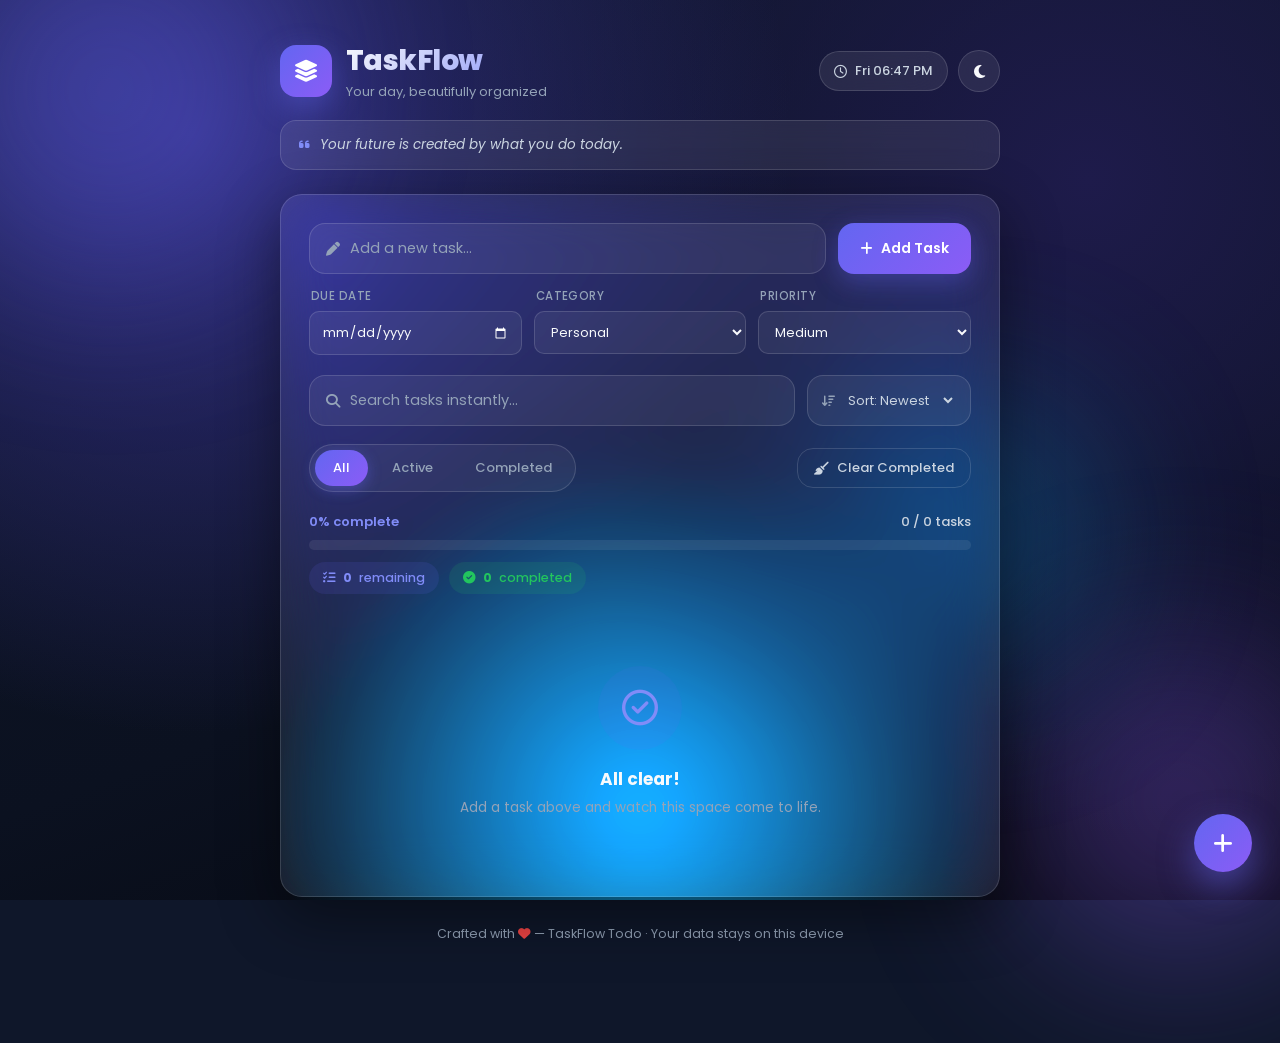
<file: TO-DO-LIST/index.html>
<!DOCTYPE html>
<html lang="en">
<head>
<meta charset="UTF-8" />
<meta name="viewport" content="width=device-width, initial-scale=1.0" />
<title>TaskFlow  — Premium To-Do List</title>

<!-- Fonts -->
<link rel="preconnect" href="https://fonts.googleapis.com" />
<link rel="preconnect" href="https://fonts.gstatic.com" crossorigin />
<link href="https://fonts.googleapis.com/css2?family=Poppins:wght@300;400;500;600;700;800&display=swap" rel="stylesheet" />

<!-- Font Awesome -->
<link rel="stylesheet" href="https://cdnjs.cloudflare.com/ajax/libs/font-awesome/6.5.1/css/all.min.css" />

<!-- Styles -->
<link rel="stylesheet" href="style.css" />
</head>
<body data-theme="dark">

  <!-- Animated gradient background -->
  <div class="bg-decor" aria-hidden="true">
    <span class="orb orb-1"></span>
    <span class="orb orb-2"></span>
    <span class="orb orb-3"></span>
  </div>

  <!-- Loading screen -->
  <div id="loader" class="loader" aria-hidden="true">
    <div class="loader-ring"></div>
    <p>Loading your day…</p>
  </div>

  <!-- Toast container -->
  <div id="toastContainer" class="toast-container" aria-live="polite"></div>

  <div class="app-shell">

    <!-- ===== HEADER ===== -->
    <header class="app-header fade-in">
      <div class="header-top">
        <div class="brand">
          <span class="brand-icon"><i class="fa-solid fa-layer-group"></i></span>
          <div>
            <h1>TaskFlow </h1>
            <p class="brand-sub">Your day, beautifully organized</p>
          </div>
        </div>

        <div class="header-actions">
          <div class="datetime" id="datetime">
            <i class="fa-regular fa-clock"></i>
            <span id="timeText">--:--</span>
          </div>
          <button id="themeToggle" class="icon-btn" title="Toggle theme" aria-label="Toggle dark and light mode">
            <i class="fa-solid fa-moon"></i>
          </button>
        </div>
      </div>

      <p class="quote" id="quoteText">
        <i class="fa-solid fa-quote-left"></i>
        <span>Loading a little inspiration…</span>
      </p>
    </header>

    <!-- ===== MAIN CARD ===== -->
    <main class="main-card slide-up">

      <!-- Add task -->
      <section class="add-task-section">
        <div class="input-row">
          <div class="input-wrap">
            <i class="fa-solid fa-pen"></i>
            <input type="text" id="taskInput" placeholder="Add a new task..." maxlength="120" autocomplete="off" />
          </div>
          <button id="addBtn" class="btn-primary ripple">
            <i class="fa-solid fa-plus"></i>
            <span>Add Task</span>
          </button>
        </div>

        <!-- Extra fields for new task -->
        <div class="input-extras">
          <label class="field">
            <span>Due date</span>
            <input type="date" id="taskDate" />
          </label>
          <label class="field">
            <span>Category</span>
            <select id="taskCategory">
              <option value="Personal">Personal</option>
              <option value="Work">Work</option>
              <option value="Study">Study</option>
              <option value="Health">Health</option>
              <option value="Other">Other</option>
            </select>
          </label>
          <label class="field">
            <span>Priority</span>
            <select id="taskPriority">
              <option value="Low">Low</option>
              <option value="Medium" selected>Medium</option>
              <option value="High">High</option>
            </select>
          </label>
        </div>
      </section>

      <!-- Search -->
      <section class="search-section">
        <div class="input-wrap search-wrap">
          <i class="fa-solid fa-magnifying-glass"></i>
          <input type="text" id="searchInput" placeholder="Search tasks instantly..." autocomplete="off" />
        </div>

        <div class="sort-wrap">
          <i class="fa-solid fa-arrow-down-wide-short"></i>
          <select id="sortSelect" aria-label="Sort tasks">
            <option value="created">Sort: Newest</option>
            <option value="date">Sort: Due Date</option>
            <option value="priority">Sort: Priority</option>
            <option value="alpha">Sort: A–Z</option>
          </select>
        </div>
      </section>

      <!-- Filters -->
      <section class="filter-section">
        <div class="filter-tabs" role="tablist">
          <button class="filter-btn active" data-filter="all" role="tab">All</button>
          <button class="filter-btn" data-filter="active" role="tab">Active</button>
          <button class="filter-btn" data-filter="completed" role="tab">Completed</button>
        </div>
        <button id="clearCompletedBtn" class="btn-ghost">
          <i class="fa-solid fa-broom"></i> Clear Completed
        </button>
      </section>

      <!-- Progress -->
      <section class="progress-section">
        <div class="progress-info">
          <span id="progressLabel">0% complete</span>
          <span id="progressCount">0 / 0 tasks</span>
        </div>
        <div class="progress-track">
          <div id="progressBar" class="progress-fill"></div>
        </div>
        <div class="stats-row">
          <div class="stat-chip">
            <i class="fa-solid fa-list-check"></i>
            <span id="remainingCount">0</span> remaining
          </div>
          <div class="stat-chip success">
            <i class="fa-solid fa-circle-check"></i>
            <span id="completedCount">0</span> completed
          </div>
        </div>
      </section>

      <!-- Task list -->
      <section class="task-list-section">
        <ul id="taskList" class="task-list"></ul>

        <!-- Empty state -->
        <div id="emptyState" class="empty-state">
          <div class="empty-illustration">
            <i class="fa-regular fa-circle-check"></i>
          </div>
          <h3>All clear!</h3>
          <p>Add a task above and watch this space come to life.</p>
        </div>
      </section>
    </main>

    <!-- ===== FOOTER ===== -->
    <footer class="app-footer fade-in">
      <p>Crafted with <i class="fa-solid fa-heart"></i> — TaskFlow  Todo · Your data stays on this device</p>
    </footer>
  </div>

  <!-- Floating Action Button -->
  <button id="fab" class="fab ripple" aria-label="Add task quickly">
    <i class="fa-solid fa-plus"></i>
  </button>

  <!-- Edit Modal -->
  <div id="editModal" class="modal-overlay">
    <div class="modal-card scale-in">
      <div class="modal-header">
        <h3><i class="fa-solid fa-pen-to-square"></i> Edit Task</h3>
        <button id="closeModalBtn" class="icon-btn"><i class="fa-solid fa-xmark"></i></button>
      </div>
      <div class="modal-body">
        <label class="field-full">
          <span>Task title</span>
          <input type="text" id="editTitle" maxlength="120" />
        </label>
        <div class="input-extras">
          <label class="field">
            <span>Due date</span>
            <input type="date" id="editDate" />
          </label>
          <label class="field">
            <span>Category</span>
            <select id="editCategory">
              <option value="Personal">Personal</option>
              <option value="Work">Work</option>
              <option value="Study">Study</option>
              <option value="Health">Health</option>
              <option value="Other">Other</option>
            </select>
          </label>
          <label class="field">
            <span>Priority</span>
            <select id="editPriority">
              <option value="Low">Low</option>
              <option value="Medium">Medium</option>
              <option value="High">High</option>
            </select>
          </label>
        </div>
      </div>
      <div class="modal-footer">
        <button id="cancelEditBtn" class="btn-ghost">Cancel</button>
        <button id="saveEditBtn" class="btn-primary ripple"><i class="fa-solid fa-check"></i> Save Changes</button>
      </div>
    </div>
  </div>

  <!-- Delete Confirmation Modal -->
  <div id="deleteModal" class="modal-overlay">
    <div class="modal-card modal-small scale-in">
      <div class="modal-header">
        <h3><i class="fa-solid fa-triangle-exclamation"></i> Delete Task?</h3>
      </div>
      <div class="modal-body">
        <p class="confirm-text">This action can't be undone. Are you sure you want to delete this task?</p>
      </div>
      <div class="modal-footer">
        <button id="cancelDeleteBtn" class="btn-ghost">Cancel</button>
        <button id="confirmDeleteBtn" class="btn-danger ripple"><i class="fa-solid fa-trash"></i> Delete</button>
      </div>
    </div>
  </div>

  <!-- Confetti canvas -->
  <canvas id="confettiCanvas"></canvas>

  <script src="script.js"></script>
</body>
</html>
</file>
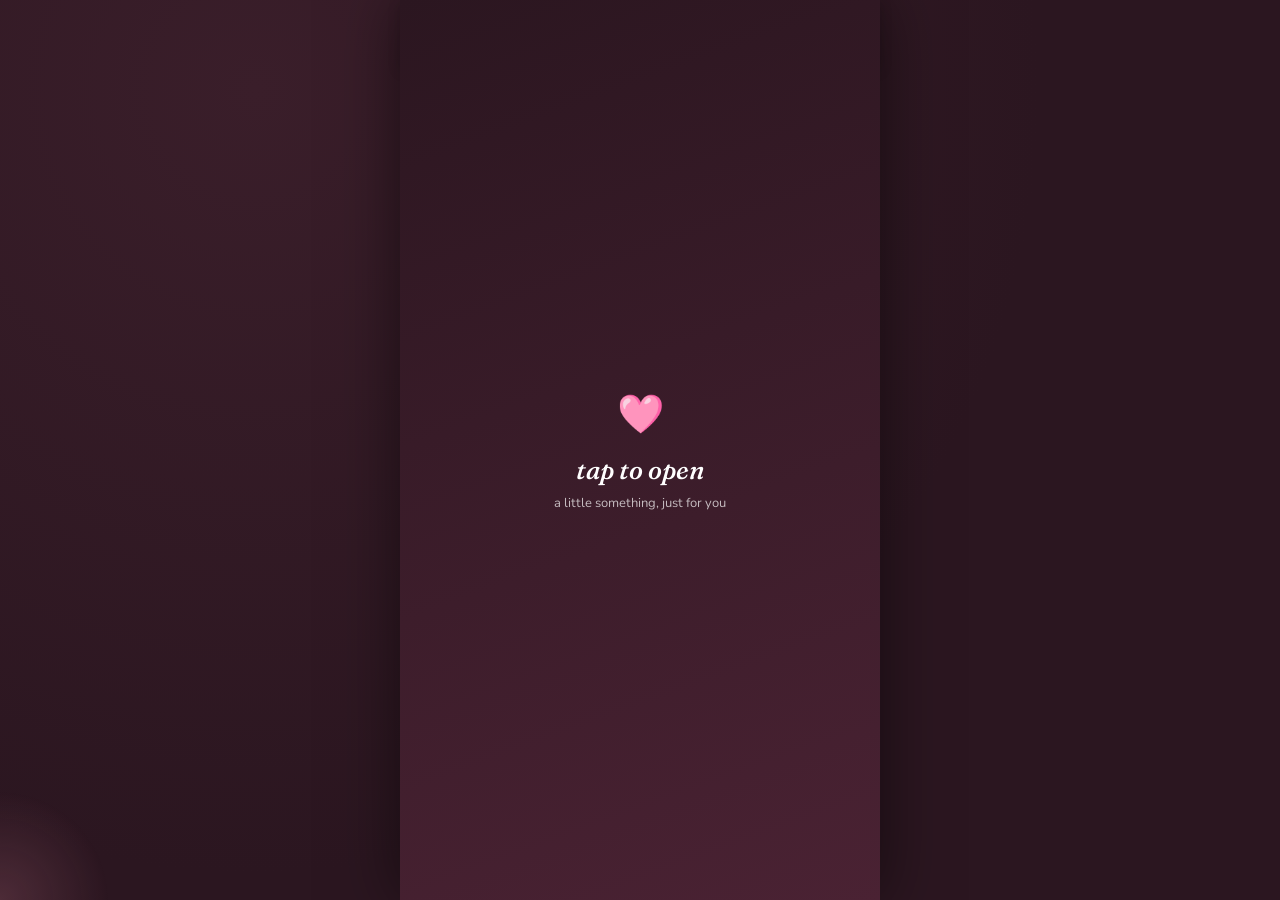
<file: love_chat_original.html>
<!DOCTYPE html>
<html lang="en">

<head>
  <meta charset="UTF-8">
  <meta name="viewport" content="width=device-width, initial-scale=1.0, maximum-scale=1.0">
  <title>For ----- 🩷</title>
  <link rel="preconnect" href="https://fonts.googleapis.com">
  <link
    href="https://fonts.googleapis.com/css2?family=Fraunces:ital,opsz,wght@0,9..144,400;0,9..144,600;1,9..144,500;1,9..144,600&family=Nunito:wght@400;600;700;800&display=swap"
    rel="stylesheet">
  <style>
    :root {
      --bg-deep: #2b1620;
      --bg-deep-2: #3a1e2a;
      --chat-bg: #fff3ee;
      --bubble-bot: #ffffff;
      --bubble-bot-border: #f4d9dd;
      --bubble-user-1: #e8536f;
      --bubble-user-2: #f2836b;
      --accent-rose: #d94f70;
      --accent-gold: #e7a65c;
      --text-dark: #3a2430;
      --text-muted: #9c7580;
      --text-soft: #c98fa0;
      --shadow: 0 8px 30px rgba(60, 20, 30, 0.18);
    }

    * {
      box-sizing: border-box;
    }

    html,
    body {
      margin: 0;
      padding: 0;
      height: 100%;
      font-family: 'Nunito', sans-serif;
      background:
        radial-gradient(circle at 20% 10%, var(--bg-deep-2), var(--bg-deep) 60%);
      overflow: hidden;
    }

    @media (prefers-reduced-motion: reduce) {
      * {
        animation-duration: 0.001ms !important;
        animation-iteration-count: 1 !important;
        transition-duration: 0.001ms !important;
      }
    }

    #app {
      max-width: 480px;
      margin: 0 auto;
      height: 100vh;
      display: flex;
      flex-direction: column;
      position: relative;
      background: var(--chat-bg);
      box-shadow: 0 0 60px rgba(0, 0, 0, 0.5);
    }

    /* ---------- HEADER ---------- */
    #header {
      flex: 0 0 auto;
      background: linear-gradient(135deg, var(--accent-rose), #c23a5e);
      color: #fff;
      padding: 14px 18px;
      display: flex;
      align-items: center;
      gap: 12px;
      box-shadow: 0 3px 12px rgba(0, 0, 0, 0.15);
      z-index: 5;
    }

    #avatar {
      width: 40px;
      height: 40px;
      border-radius: 50%;
      background: radial-gradient(circle at 35% 30%, #ffd9e3, #f2836b 70%);
      display: flex;
      align-items: center;
      justify-content: center;
      font-size: 20px;
      box-shadow: 0 0 0 2px rgba(255, 255, 255, 0.6);
      flex-shrink: 0;
    }

    #header-info {
      display: flex;
      flex-direction: column;
      line-height: 1.25;
    }

    #header-name {
      font-weight: 800;
      font-size: 15.5px;
      letter-spacing: 0.2px;
    }

    #header-status {
      font-size: 12px;
      opacity: 0.9;
      display: flex;
      align-items: center;
      gap: 5px;
    }

    .dot {
      width: 7px;
      height: 7px;
      border-radius: 50%;
      background: #7CFFB2;
      box-shadow: 0 0 6px #7CFFB2;
      animation: pulse 1.6s infinite;
    }

    @keyframes pulse {

      0%,
      100% {
        opacity: 1;
        transform: scale(1);
      }

      50% {
        opacity: 0.5;
        transform: scale(0.8);
      }
    }

    #music-toggle {
      margin-left: auto;
      background: rgba(255, 255, 255, 0.18);
      border: none;
      color: #fff;
      width: 34px;
      height: 34px;
      border-radius: 50%;
      font-size: 15px;
      cursor: pointer;
      display: flex;
      align-items: center;
      justify-content: center;
      transition: background 0.2s;
    }

    #music-toggle:hover {
      background: rgba(255, 255, 255, 0.3);
    }

    #music-toggle:focus-visible,
    button:focus-visible,
    input:focus-visible {
      outline: 2px solid #fff;
      outline-offset: 2px;
    }

    /* ---------- CHAT AREA ---------- */
    #chat {
      flex: 1 1 auto;
      overflow-y: auto;
      padding: 20px 14px 14px;
      display: flex;
      flex-direction: column;
      gap: 10px;
      scroll-behavior: smooth;
      position: relative;
    }

    #chat::-webkit-scrollbar {
      width: 5px;
    }

    #chat::-webkit-scrollbar-thumb {
      background: #e8c3ca;
      border-radius: 10px;
    }

    .row {
      display: flex;
      width: 100%;
    }

    .row.bot {
      justify-content: flex-start;
    }

    .row.user {
      justify-content: flex-end;
    }

    .bubble {
      max-width: 78%;
      padding: 11px 15px;
      border-radius: 20px;
      font-size: 15px;
      line-height: 1.42;
      box-shadow: var(--shadow);
      animation: pop 0.28s cubic-bezier(.2, .9, .3, 1.3);
      word-wrap: break-word;
    }

    @keyframes pop {
      from {
        opacity: 0;
        transform: translateY(8px) scale(0.96);
      }

      to {
        opacity: 1;
        transform: translateY(0) scale(1);
      }
    }

    .bubble.bot {
      background: var(--bubble-bot);
      border: 1px solid var(--bubble-bot-border);
      color: var(--text-dark);
      border-bottom-left-radius: 6px;
    }

    .bubble.user {
      background: linear-gradient(135deg, var(--bubble-user-1), var(--bubble-user-2));
      color: #fff;
      border-bottom-right-radius: 6px;
    }

    .meta {
      font-size: 10.5px;
      color: var(--text-muted);
      margin-top: 2px;
      display: flex;
      gap: 5px;
      align-items: center;
    }

    .row.user .meta {
      justify-content: flex-end;
      padding-right: 4px;
    }

    .row.bot .meta {
      padding-left: 4px;
    }

    .read-check {
      color: #5cc4e8;
    }

    /* typing indicator */
    .typing-row {
      display: flex;
      justify-content: flex-start;
    }

    .typing-bubble {
      background: var(--bubble-bot);
      border: 1px solid var(--bubble-bot-border);
      border-radius: 20px;
      border-bottom-left-radius: 6px;
      padding: 13px 17px;
      display: flex;
      gap: 4px;
      box-shadow: var(--shadow);
    }

    .typing-bubble span {
      width: 6px;
      height: 6px;
      border-radius: 50%;
      background: var(--text-soft);
      animation: blink 1.2s infinite;
    }

    .typing-bubble span:nth-child(2) {
      animation-delay: 0.2s;
    }

    .typing-bubble span:nth-child(3) {
      animation-delay: 0.4s;
    }

    @keyframes blink {

      0%,
      80%,
      100% {
        opacity: 0.25;
        transform: translateY(0);
      }

      40% {
        opacity: 1;
        transform: translateY(-3px);
      }
    }

    /* quick reply buttons rendered as bubbles */
    .choices {
      display: flex;
      flex-wrap: wrap;
      gap: 8px;
      justify-content: flex-end;
      margin-top: 2px;
    }

    .choice-btn {
      border: 1.5px solid var(--accent-rose);
      background: #fff;
      color: var(--accent-rose);
      font-weight: 700;
      font-family: 'Nunito', sans-serif;
      padding: 9px 16px;
      border-radius: 18px;
      font-size: 14px;
      cursor: pointer;
      transition: transform 0.15s, background 0.15s, color 0.15s;
      box-shadow: 0 3px 10px rgba(217, 79, 112, 0.15);
    }

    .choice-btn:hover {
      background: var(--accent-rose);
      color: #fff;
      transform: translateY(-2px);
    }

    .choice-btn:active {
      transform: translateY(0) scale(0.97);
    }

    .choice-btn.dodge {
      position: fixed;
      z-index: 50;
      transition: top 0.18s ease, left 0.18s ease;
    }

    /* ---------- INPUT BAR ---------- */
    #input-bar {
      flex: 0 0 auto;
      display: flex;
      align-items: center;
      gap: 8px;
      padding: 10px 12px;
      background: #fff;
      border-top: 1px solid #f2dde1;
    }

    #text-input {
      flex: 1;
      border: 1.5px solid #f0d6db;
      border-radius: 22px;
      padding: 11px 16px;
      font-size: 15px;
      font-family: 'Nunito', sans-serif;
      outline: none;
      background: #fff8f6;
      color: var(--text-dark);
    }

    #text-input:focus {
      border-color: var(--accent-rose);
    }

    #send-btn {
      width: 42px;
      height: 42px;
      border-radius: 50%;
      border: none;
      background: linear-gradient(135deg, var(--bubble-user-1), var(--bubble-user-2));
      color: #fff;
      font-size: 17px;
      cursor: pointer;
      display: flex;
      align-items: center;
      justify-content: center;
      flex-shrink: 0;
      box-shadow: 0 3px 10px rgba(217, 79, 112, 0.35);
      transition: transform 0.15s;
    }

    #send-btn:active {
      transform: scale(0.92);
    }

    #input-bar.hidden {
      display: none;
    }

    /* ---------- FLOATING HEARTS ---------- */
    #hearts-layer {
      position: absolute;
      inset: 0;
      pointer-events: none;
      overflow: hidden;
      z-index: 3;
    }

    .heart {
      position: absolute;
      bottom: -30px;
      font-size: 18px;
      opacity: 0.85;
      animation: floatUp linear forwards;
    }

    @keyframes floatUp {
      0% {
        transform: translateY(0) translateX(0) rotate(0deg);
        opacity: 0.9;
      }

      100% {
        transform: translateY(-115vh) translateX(var(--drift)) rotate(25deg);
        opacity: 0;
      }
    }

    /* cursor glow */
    #cursor-glow {
      position: fixed;
      width: 220px;
      height: 220px;
      border-radius: 50%;
      pointer-events: none;
      background: radial-gradient(circle, rgba(233, 140, 163, 0.18), transparent 70%);
      transform: translate(-50%, -50%);
      z-index: 1;
      transition: opacity 0.3s;
      display: none;
    }

    @media(hover:hover) {
      #cursor-glow {
        display: block;
      }
    }

    /* ---------- FINAL DATE CARD ---------- */
    .ticket {
      max-width: 88%;
      margin: 6px auto 4px;
      background: #fff;
      border-radius: 18px;
      box-shadow: 0 12px 40px rgba(60, 20, 30, 0.28);
      overflow: hidden;
      position: relative;
      animation: pop 0.4s cubic-bezier(.2, .9, .3, 1.3);
      border: 1px solid #f4d9dd;
    }

    .ticket-top {
      background: linear-gradient(135deg, var(--accent-rose), #c23a5e);
      color: #fff;
      padding: 16px 18px 14px;
      font-family: 'Fraunces', serif;
      font-style: italic;
      font-size: 20px;
      text-align: center;
    }

    .ticket-divider {
      position: relative;
      height: 0;
      border-top: 2px dashed #f0c9d1;
      margin: 0 14px;
    }

    .ticket-divider::before,
    .ticket-divider::after {
      content: '';
      position: absolute;
      top: -11px;
      width: 22px;
      height: 22px;
      border-radius: 50%;
      background: var(--chat-bg);
    }

    .ticket-divider::before {
      left: -25px;
    }

    .ticket-divider::after {
      right: -25px;
    }

    .ticket-body {
      padding: 16px 20px 20px;
      display: flex;
      flex-direction: column;
      gap: 10px;
    }

    .ticket-row {
      display: flex;
      align-items: center;
      gap: 10px;
      font-size: 14.5px;
      color: var(--text-dark);
    }

    .ticket-row .ic {
      font-size: 17px;
    }

    .ticket-row b {
      color: var(--accent-rose);
    }

    /* confetti canvas */
    #confetti-canvas {
      position: fixed;
      inset: 0;
      pointer-events: none;
      z-index: 60;
    }

    /* intro overlay */
    #intro {
      position: absolute;
      inset: 0;
      background: linear-gradient(160deg, var(--bg-deep), #4a2233);
      display: flex;
      flex-direction: column;
      align-items: center;
      justify-content: center;
      color: #fff;
      z-index: 10;
      cursor: pointer;
      text-align: center;
      padding: 20px;
    }

    #intro h1 {
      font-family: 'Fraunces', serif;
      font-style: italic;
      font-weight: 500;
      font-size: 26px;
      margin: 0 0 8px;
    }

    #intro p {
      font-size: 13px;
      opacity: 0.7;
      margin: 0;
    }

    #intro .pulse-heart {
      font-size: 38px;
      margin-bottom: 14px;
      animation: pulse 1.4s infinite;
    }
  </style>
</head>

<body>

  <div id="app">

    <div id="intro">
      <div class="pulse-heart">🩷</div>
      <h1>tap to open</h1>
      <p>a little something, just for you</p>
    </div>

    <div id="header">
      <div id="avatar">🩷</div>
      <div id="header-info">
        <div id="header-name">No one you know 👀</div>
        <div id="header-status"><span class="dot"></span> Online</div>
      </div>
      <button id="music-toggle" title="Toggle music">🔈</button>
    </div>

    <div id="hearts-layer"></div>
    <div id="chat"></div>

    <div id="input-bar" class="hidden">
      <input id="text-input" type="text" placeholder="Type here..." autocomplete="off">
      <button id="send-btn">➤</button>
    </div>

  </div>

  <div id="cursor-glow"></div>
  <canvas id="confetti-canvas"></canvas>

  <script>
    /* ============ CONFIG (placeholders — swap these for real details) ============ */
    const CONFIG = {
      correctName: "jiya",          // accepted answer to "guess who?"
      dateLabel: "Saturday, 7:30 PM",
      locationLabel: "Cafe Cheeno, Hazratganj, Lucknow",
      occasionNote: "wear something comfy, I'm taking you somewhere fun 🩷"
    };

    /* ============ DOM refs ============ */
    const chat = document.getElementById('chat');
    const inputBar = document.getElementById('input-bar');
    const textInput = document.getElementById('text-input');
    const sendBtn = document.getElementById('send-btn');
    const heartsLayer = document.getElementById('hearts-layer');
    const headerName = document.getElementById('header-name');
    const glow = document.getElementById('cursor-glow');
    const intro = document.getElementById('intro');
    const musicToggle = document.getElementById('music-toggle');

    let visitorName = "you";
    let wrongGuessCount = 0;

    /* ============ intro tap-to-start ============ */
    intro.addEventListener('click', () => {
      intro.style.transition = 'opacity 0.5s ease';
      intro.style.opacity = '0';
      setTimeout(() => intro.remove(), 500);
      startAmbientMotion();
      runScript();
    }, { once: true });

    /* ============ cursor glow ============ */
    window.addEventListener('mousemove', (e) => {
      glow.style.left = e.clientX + 'px';
      glow.style.top = e.clientY + 'px';
    });

    /* ============ floating hearts ambient ============ */
    function spawnHeart() {
      const h = document.createElement('div');
      h.className = 'heart';
      h.textContent = ['🩷', '💕', '✨', '💗'][Math.floor(Math.random() * 4)];
      h.style.left = (Math.random() * 90 + 2) + '%';
      h.style.setProperty('--drift', (Math.random() * 60 - 30) + 'px');
      h.style.animationDuration = (5 + Math.random() * 3) + 's';
      h.style.fontSize = (14 + Math.random() * 10) + 'px';
      heartsLayer.appendChild(h);
      setTimeout(() => h.remove(), 9000);
    }
    let ambientInterval;
    function startAmbientMotion() {
      ambientInterval = setInterval(spawnHeart, 1400);
    }
    function heartBurst(count = 40) {
      for (let i = 0; i < count; i++) {
        setTimeout(() => spawnHeart(), i * 40);
      }
    }

    /* ============ simple ambient music (Web Audio, no external files) ============ */
    let audioCtx, musicNodes = [], musicOn = false;
    function toggleMusic() {
      if (!audioCtx) audioCtx = new (window.AudioContext || window.webkitAudioContext)();
      if (musicOn) {
        musicNodes.forEach(n => { try { n.osc.stop(); } catch (e) { } });
        musicNodes = [];
        musicOn = false;
        musicToggle.textContent = '🔈';
      } else {
        const notes = [261.6, 329.6, 392.0, 523.3]; // soft C major arpeggio-ish pad
        const master = audioCtx.createGain();
        master.gain.value = 0.05;
        master.connect(audioCtx.destination);
        notes.forEach((freq, i) => {
          const osc = audioCtx.createOscillator();
          osc.type = 'sine';
          osc.frequency.value = freq;
          const g = audioCtx.createGain();
          g.gain.value = 0;
          osc.connect(g); g.connect(master);
          osc.start();
          g.gain.linearRampToValueAtTime(0.7, audioCtx.currentTime + 2 + i * 0.3);
          musicNodes.push({ osc, gain: g });
        });
        musicOn = true;
        musicToggle.textContent = '🔊';
      }
    }
    musicToggle.addEventListener('click', toggleMusic);

    /* ============ chat engine ============ */
    function scrollBottom() {
      chat.scrollTop = chat.scrollHeight;
    }

    function addBubble(text, who = 'bot', withReceipt = false) {
      const row = document.createElement('div');
      row.className = 'row ' + who;
      const bubble = document.createElement('div');
      bubble.className = 'bubble ' + who;
      bubble.textContent = text;
      row.appendChild(bubble);
      chat.appendChild(row);

      const meta = document.createElement('div');
      meta.className = 'meta';
      const now = new Date();
      const timeStr = now.toLocaleTimeString([], { hour: '2-digit', minute: '2-digit' });
      meta.textContent = timeStr;
      if (withReceipt && who === 'user') {
        const chk = document.createElement('span');
        chk.className = 'read-check';
        chk.textContent = '✓✓';
        meta.appendChild(chk);
      }
      const metaRow = document.createElement('div');
      metaRow.className = 'row ' + who;
      metaRow.style.marginTop = '-6px';
      metaRow.appendChild(meta);
      chat.appendChild(metaRow);
      scrollBottom();
    }

    function showTyping() {
      const row = document.createElement('div');
      row.className = 'typing-row';
      row.id = 'typing-indicator';
      row.innerHTML = '<div class="typing-bubble"><span></span><span></span><span></span></div>';
      chat.appendChild(row);
      scrollBottom();
    }
    function hideTyping() {
      const t = document.getElementById('typing-indicator');
      if (t) t.remove();
    }

    function wait(ms) { return new Promise(res => setTimeout(res, ms)); }

    // bot "says" a line: typing indicator, then bubble
    async function botSay(text, opts = {}) {
      showTyping();
      const base = opts.minTyping ?? 900;
      const perChar = 22;
      const delay = Math.min(base + text.length * perChar, 3800);
      await wait(delay);
      hideTyping();
      addBubble(text, 'bot');
      await wait(250);
    }

    function userSay(text) {
      addBubble(text, 'user', true);
    }

    function showInputBar(placeholder = 'Type here...') {
      inputBar.classList.remove('hidden');
      textInput.placeholder = placeholder;
      textInput.value = '';
      textInput.focus();
    }
    function hideInputBar() {
      inputBar.classList.add('hidden');
    }

    function waitForTextInput() {
      return new Promise((resolve) => {
        function handler() {
          const val = textInput.value.trim();
          if (!val) return;
          cleanup();
          userSay(val);
          hideInputBar();
          resolve(val);
        }
        function keyHandler(e) { if (e.key === 'Enter') handler(); }
        function cleanup() {
          sendBtn.removeEventListener('click', handler);
          textInput.removeEventListener('keydown', keyHandler);
        }
        sendBtn.addEventListener('click', handler);
        textInput.addEventListener('keydown', keyHandler);
      });
    }

    // render choice buttons as a bubble-row, resolve with chosen label
    function waitForChoice(options) {
      return new Promise((resolve) => {
        const row = document.createElement('div');
        row.className = 'row user';
        const wrap = document.createElement('div');
        wrap.className = 'choices';
        options.forEach(opt => {
          const btn = document.createElement('button');
          btn.className = 'choice-btn';
          btn.textContent = opt;
          btn.addEventListener('click', () => {
            wrap.remove();
            userSay(opt);
            resolve(opt);
          });
          wrap.appendChild(btn);
        });
        row.appendChild(wrap);
        chat.appendChild(row);
        scrollBottom();
      });
    }

    // special: a dodging NO button among two static buttons
    function waitForProposalChoice() {
      return new Promise((resolve) => {
        const row = document.createElement('div');
        row.className = 'row user';
        const wrap = document.createElement('div');
        wrap.className = 'choices';

        const yes1 = document.createElement('button');
        yes1.className = 'choice-btn'; yes1.textContent = 'YES ❤️';
        const yes2 = document.createElement('button');
        yes2.className = 'choice-btn'; yes2.textContent = 'ABSOLUTELY YES 💕';
        const no = document.createElement('button');
        no.className = 'choice-btn'; no.textContent = 'NO 💔';

        const noLabels = ['NO 💔', '😂 Wrong Button', 'Not Allowed', 'System Error', 'Access Denied', 'Nice Try', 'Choose Happiness Instead'];
        let labelIdx = 0;

        function finish(choice) {
          wrap.remove();
          userSay(choice);
          window.removeEventListener('mousemove', dodgeHandler);
          resolve(choice);
        }
        yes1.addEventListener('click', () => finish('YES ❤️'));
        yes2.addEventListener('click', () => finish('ABSOLUTELY YES 💕'));
        no.addEventListener('click', (e) => {
          // if somehow clicked (e.g. touch), just relabel & dodge instead of accepting
          e.preventDefault();
        });

        function dodgeHandler(e) {
          const rect = no.getBoundingClientRect();
          const cx = rect.left + rect.width / 2;
          const cy = rect.top + rect.height / 2;
          const dist = Math.hypot(e.clientX - cx, e.clientY - cy);
          if (dist < 90) {
            no.classList.add('dodge');
            const maxX = window.innerWidth - rect.width - 20;
            const maxY = window.innerHeight - rect.height - 20;
            no.style.left = Math.max(10, Math.random() * maxX) + 'px';
            no.style.top = Math.max(80, Math.random() * maxY) + 'px';
            labelIdx = (labelIdx + 1) % noLabels.length;
            no.textContent = noLabels[labelIdx];
          }
        }
        window.addEventListener('mousemove', dodgeHandler);

        wrap.appendChild(yes1);
        wrap.appendChild(yes2);
        wrap.appendChild(no);
        row.appendChild(wrap);
        chat.appendChild(row);
        scrollBottom();
      });
    }

    /* ============ confetti ============ */
    function fireConfetti() {
      const canvas = document.getElementById('confetti-canvas');
      canvas.width = window.innerWidth;
      canvas.height = window.innerHeight;
      const ctx = canvas.getContext('2d');
      const colors = ['#d94f70', '#e7a65c', '#ff8fa3', '#ffd166', '#f2836b', '#ffffff'];
      let particles = [];
      for (let i = 0; i < 160; i++) {
        particles.push({
          x: canvas.width / 2 + (Math.random() - 0.5) * 120,
          y: canvas.height * 0.35,
          vx: (Math.random() - 0.5) * 10,
          vy: (Math.random() - 1.6) * 10,
          size: 5 + Math.random() * 5,
          color: colors[Math.floor(Math.random() * colors.length)],
          rot: Math.random() * 360,
          vr: (Math.random() - 0.5) * 12,
          shape: Math.random() > 0.5 ? 'rect' : 'circle'
        });
      }
      let frame = 0;
      function tick() {
        frame++;
        ctx.clearRect(0, 0, canvas.width, canvas.height);
        particles.forEach(p => {
          p.vy += 0.28;
          p.x += p.vx;
          p.y += p.vy;
          p.rot += p.vr;
          ctx.save();
          ctx.translate(p.x, p.y);
          ctx.rotate(p.rot * Math.PI / 180);
          ctx.fillStyle = p.color;
          if (p.shape === 'rect') {
            ctx.fillRect(-p.size / 2, -p.size / 2, p.size, p.size * 0.6);
          } else {
            ctx.beginPath();
            ctx.arc(0, 0, p.size / 2, 0, Math.PI * 2);
            ctx.fill();
          }
          ctx.restore();
        });
        particles = particles.filter(p => p.y < canvas.height + 50);
        if (frame < 220 && particles.length > 0) {
          requestAnimationFrame(tick);
        } else {
          ctx.clearRect(0, 0, canvas.width, canvas.height);
        }
      }
      tick();
    }

    /* ============ THE SCRIPT ============ */
    async function runScript() {
      await wait(400);

      // --- opening ---
      await botSay("👋Oye Suno... 👀");
      await botSay("Before you scroll any further... just know that every single word ahead is meant only for you. 🌹");
      await botSay("I actually made this only for one person...");
      await botSay("Guess who?");
      showInputBar("Type a name...");
      let guess = await waitForTextInput();

      while (guess.trim().toLowerCase() !== CONFIG.correctName.toLowerCase() && wrongGuessCount < 1) {
        wrongGuessCount++;
        await botSay("😂 Nice try...");
        await botSay("One more chance.");
        showInputBar("Try again...");
        guess = await waitForTextInput();
      }
      await botSay("😊 Smart girl.");
      headerName.textContent = "your favorite person 🩷";

      // --- promise ---
      await botSay("Can I ask you something?");
      showInputBar("Type yes...");
      await waitForTextInput();

      await botSay("Promise you won't leave before the end?");
      let promiseChoice = await waitForChoice(["❤️ Promise", "😏 Maybe"]);
      while (promiseChoice === "😏 Maybe") {
        await botSay("😂 That's illegal.");
        await botSay("Click Promise first.");
        promiseChoice = await waitForChoice(["❤️ Promise", "😏 Maybe"]);
      }
      await botSay("Okay...");

      // --- name ---
      await botSay("First question...");
      await botSay("What's your name?");
      showInputBar("Your name...");
      visitorName = await waitForTextInput();
      await botSay("Hmm...");
      await botSay(visitorName + "...");
      await botSay("That's a beautiful name...");
      await botSay("But... it's a little difficult to pronounce...");
      await botSay("Can I just call you Mine? ❤️😏");
      let mineChoice = await waitForChoice(["Okay, Mine ❤️", "Nahi abhi nahi 😏"]);
      while (mineChoice === "Nahi abhi nahi 😏") {
        await botSay("Pretty please? Now say yes 🥹❤️");
        mineChoice = await waitForChoice(["Okay, Mine ❤️", "Nahi abhi nahi 😏"]);
      }

      // --- hide and seek ---
      await botSay("One more question.");
      await botSay("Do you like playing Hide and Seek?");
      let hideSeek = await waitForChoice(["Yes", "No"]);
      if (hideSeek === "Yes") {
        await botSay("That's cute.");
        await botSay("I wanted to play with you too...");
        await botSay("But I can't.");
        showInputBar('Type "Why?"');
        await waitForTextInput();
        await botSay("Because it's impossible to find someone as beautiful as you. ❤️");
      } else {
        await botSay("Fair enough 😂");
        await botSay("I still wouldn't be able to find someone as beautiful as you anyway. ❤️");
      }

      // --- smile question ---
      await botSay("Wait... I have another question.");
      await botSay("Where did you get that smile?");
      showInputBar("Type anything...");
      await waitForTextInput();
      await botSay("Because every time I see it...");
      await botSay("My heart completely forgets what it was doing. 🥹❤️");

      // --- rapid fire ---
      await botSay("Tell me your favorites 🩷");
      const pairs = [
        { q: "Coffee ☕ or Tea 🍵", opts: ["Coffee ☕", "Tea 🍵"], reactCoffee: "Ooh, high energy. I like that. ☕", reactTea: "Calm and classy, noted. 🍵" },
        { q: "Mountains 🏔️ or Beach 🌊", opts: ["Mountains 🏔️", "Beach 🌊"], reactCoffee: "A view person. We're getting a cabin someday. 🏔️", reactTea: "Sun, sand, and you. I'm in. 🌊" },
        { q: "Pizza 🍕 or Momos 🥟", opts: ["Pizza 🍕", "Momos 🥟"], reactCoffee: "Excellent choice, obviously. 🍕", reactTea: "Okay okay, respectable pick. 🥟" },
        { q: "Cats 🐱 or Dogs 🐶", opts: ["Cats 🐱", "Dogs 🐶"], reactCoffee: "Independent and a little mysterious. Like you. 🐱", reactTea: "Loyal and full of love. Also like you. 🐶" },
      ];
      for (const p of pairs) {
        await botSay(p.q);
        const choice = await waitForChoice(p.opts);
        await botSay(choice === p.opts[0] ? p.reactCoffee : p.reactTea);
      }

      await botSay("You know...");
      await botSay("I've been smiling this whole time while making this website. 😊");

      // --- secret ---
      await botSay("Can I tell you a secret?");
      let secretChoice = await waitForChoice(["Tell Me ❤️", "No"]);
      if (secretChoice === "No") {
        await botSay("😂 Too late.");
        await botSay("You're hearing it anyway.");
      }
      await botSay("The truth is...");
      await botSay("I didn't make this website because I was bored.");
      await botSay("I made it because...");
      await botSay("Someone special deserves something special. ❤️");

      // --- the big question ---
      await wait(600);
      await botSay("So...");
      await botSay("I have only one question left...");
      await wait(400);
      await botSay("Will You Go On A Date With Me? ❤️🥹");

      const answer = await waitForProposalChoice();

      // --- celebration ---
      heartBurst(60);
      fireConfetti();
      setTimeout(fireConfetti, 500);
      await wait(300);
      await botSay("❤️");
      await botSay("YAYYYYY!!");
      await botSay("You literally made my day.");
      await botSay("I promise... this is only the beginning. ❤️");

      await wait(400);
      showTicket();
    }

    function showTicket() {
      const wrap = document.createElement('div');
      wrap.className = 'ticket';
      wrap.innerHTML = `
    <div class="ticket-top">Our First Date</div>
    <div class="ticket-divider"></div>
    <div class="ticket-body">
      <div class="ticket-row"><span class="ic">📅</span> <b>${CONFIG.dateLabel}</b></div>
      <div class="ticket-row"><span class="ic">📍</span> ${CONFIG.locationLabel}</div>
      <div class="ticket-row"><span class="ic">🩷</span> ${CONFIG.occasionNote}</div>
    </div>
  `;
      chat.appendChild(wrap);
      scrollBottom();
    }
  </script>
</body>

</html>
</file>
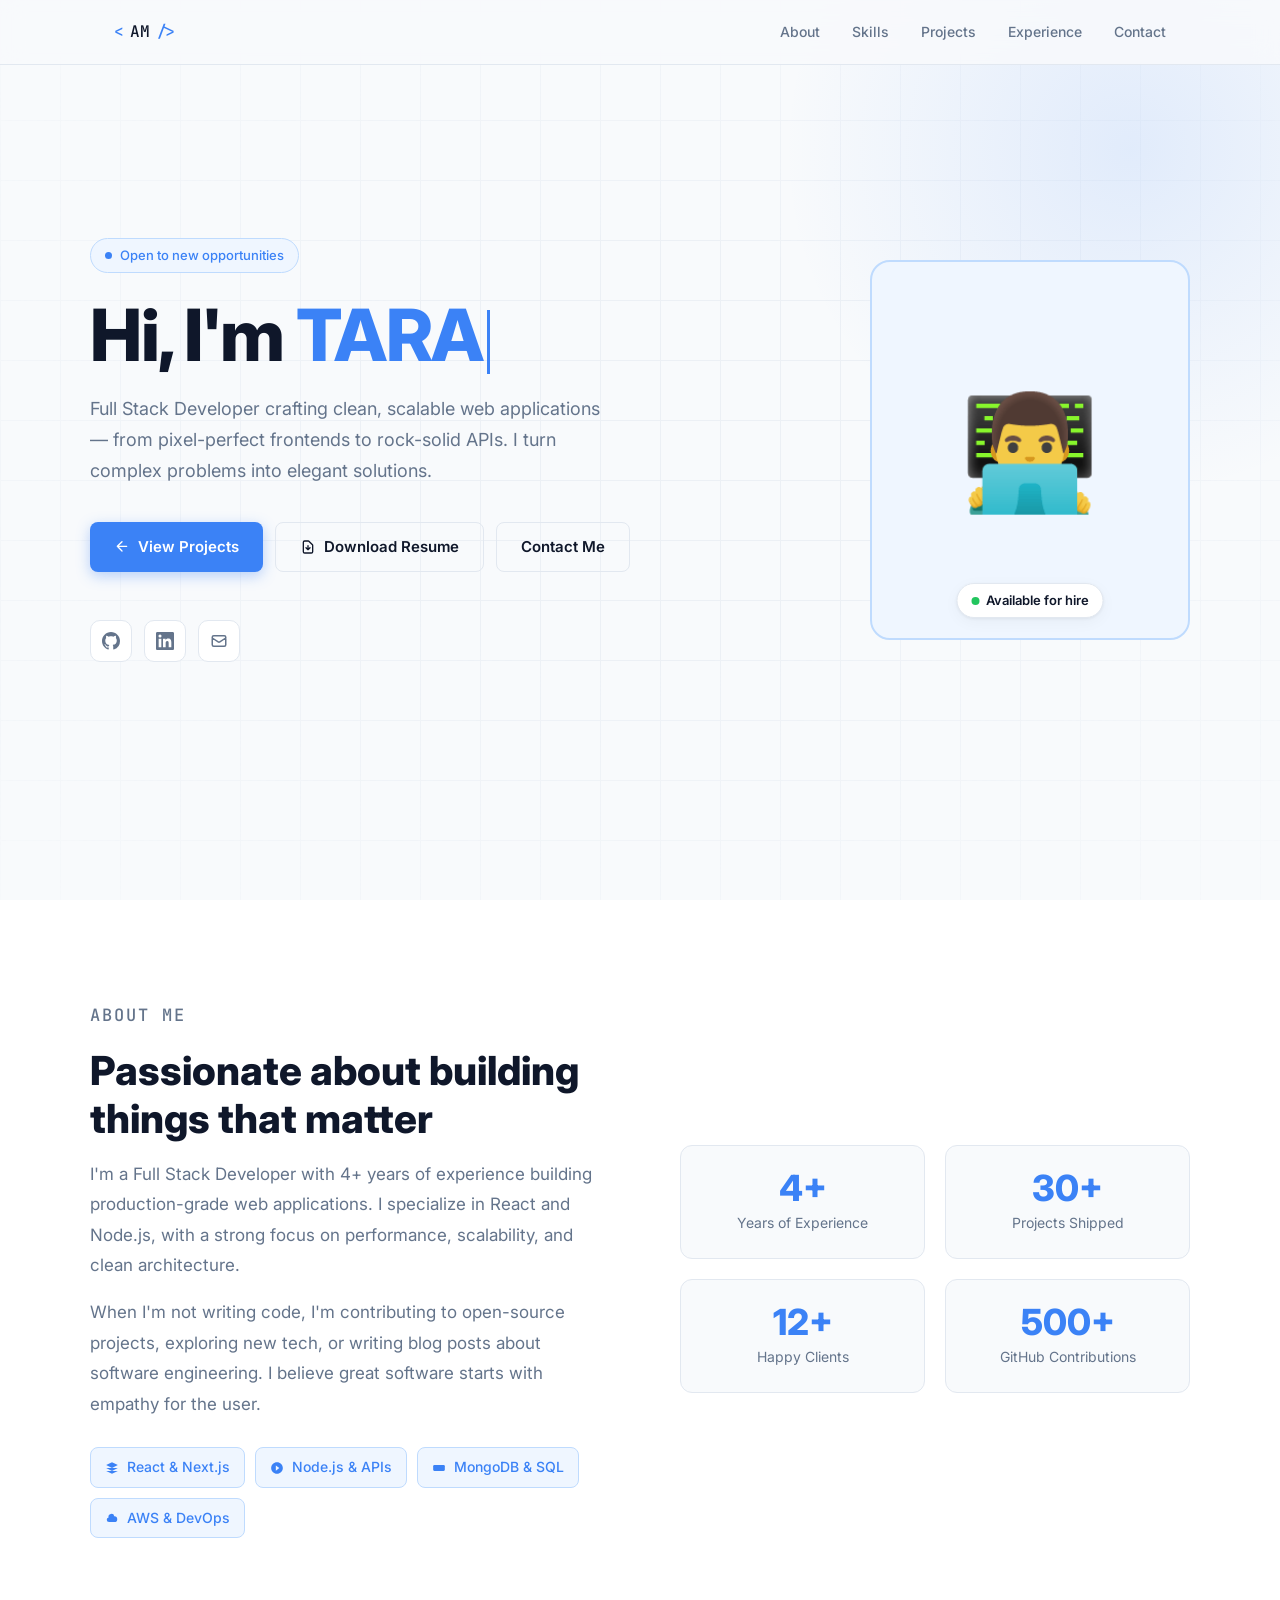
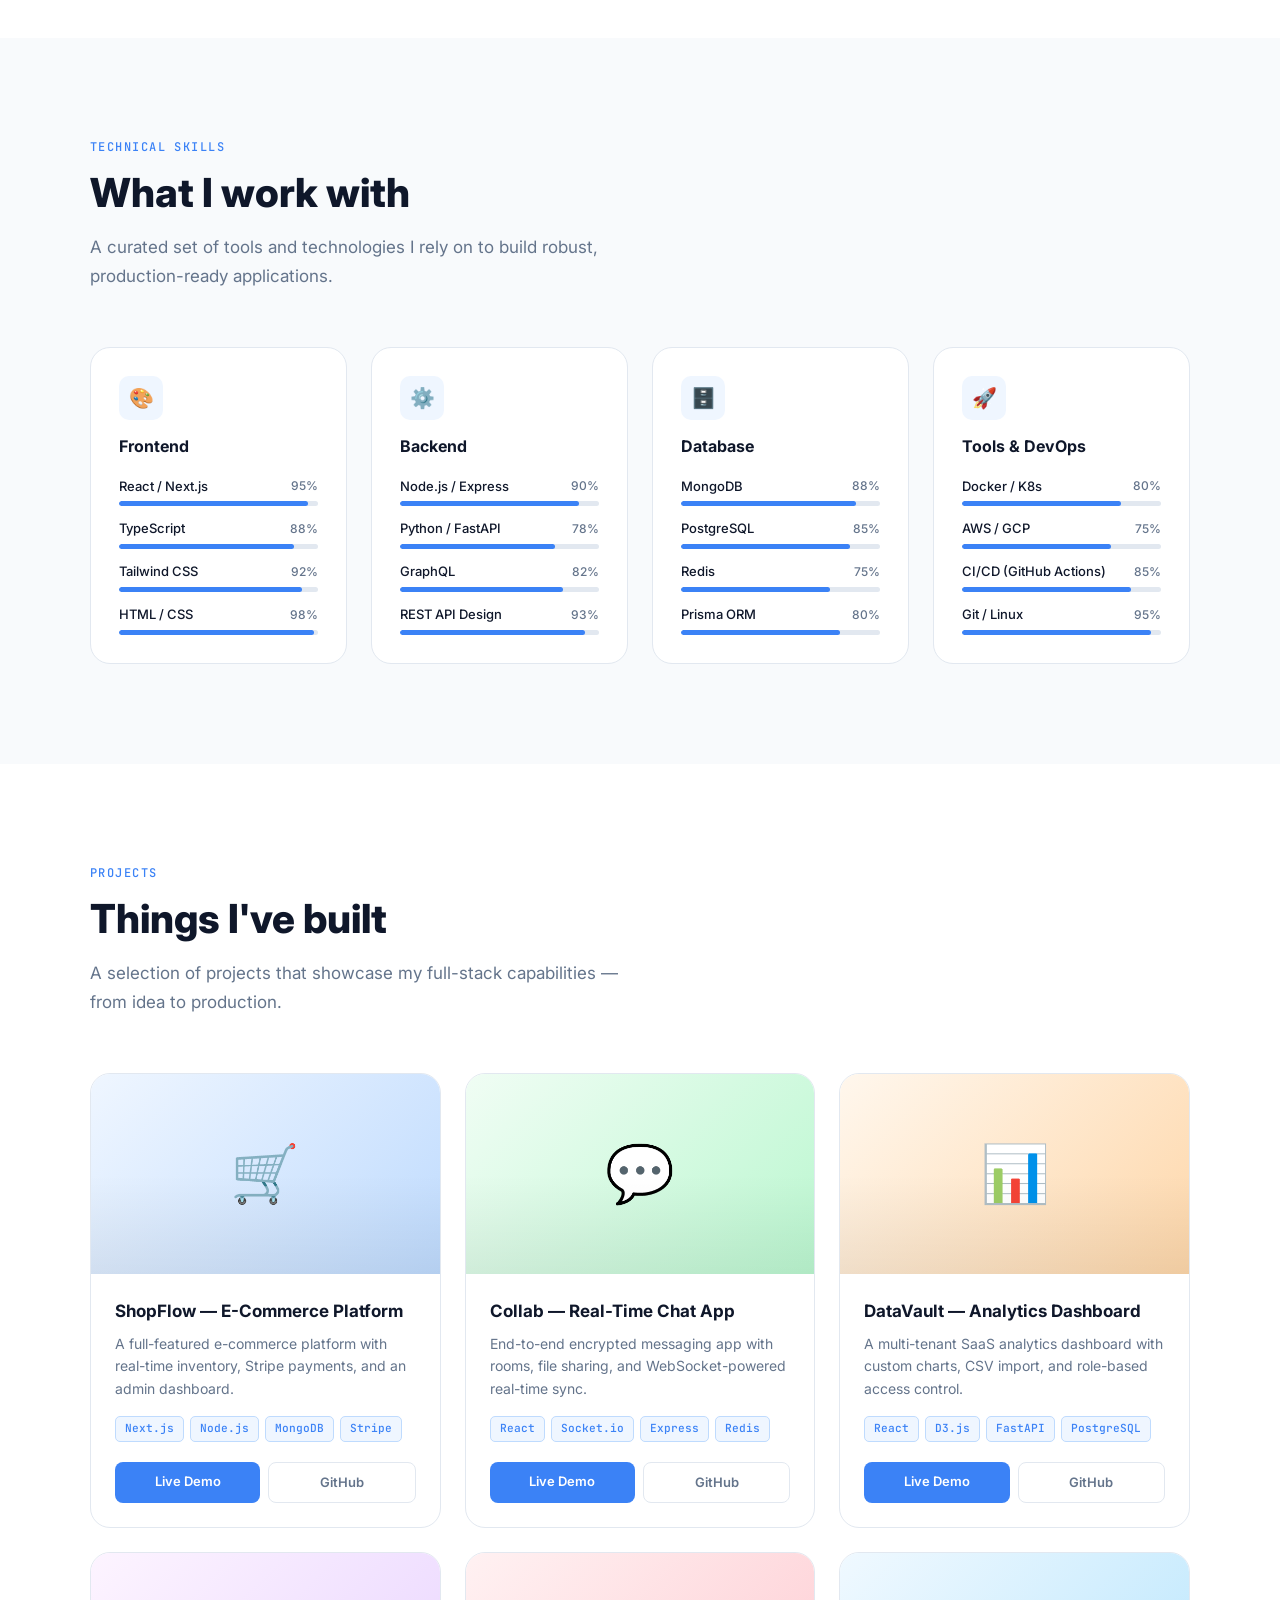
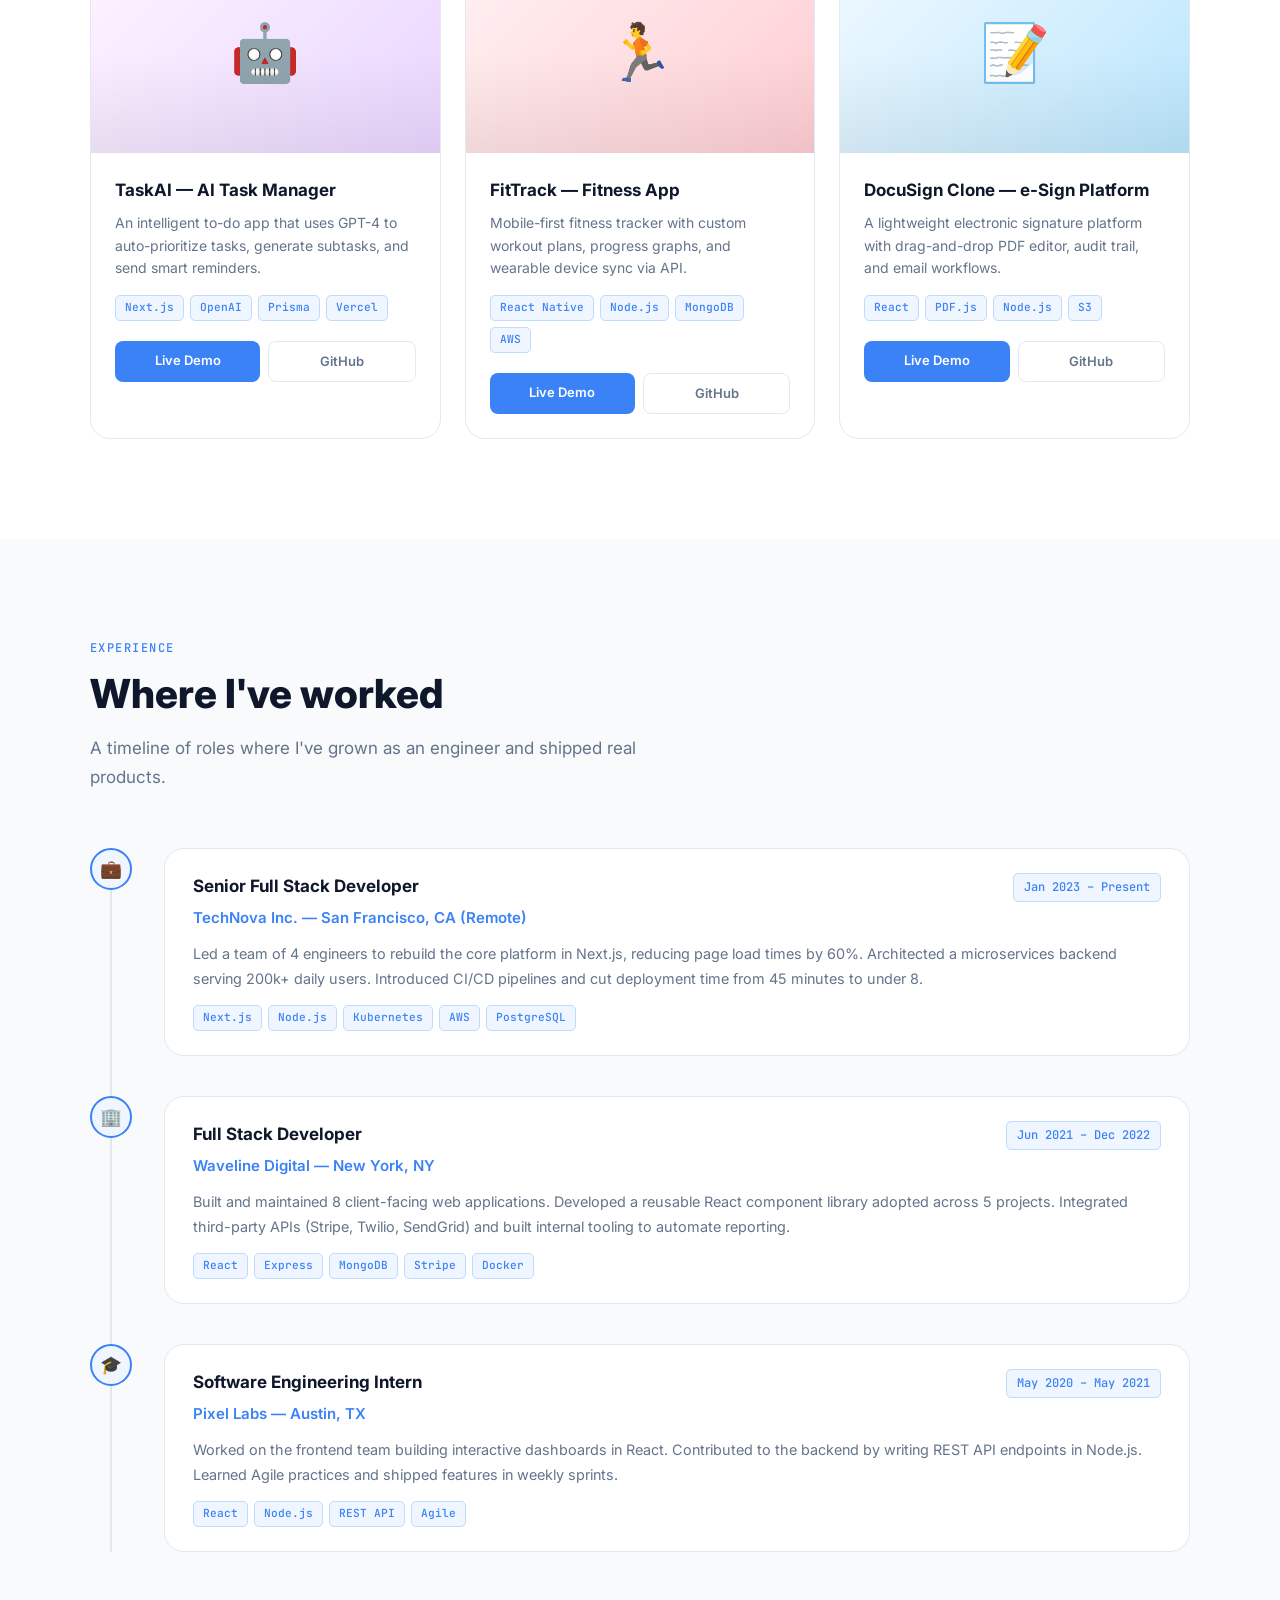
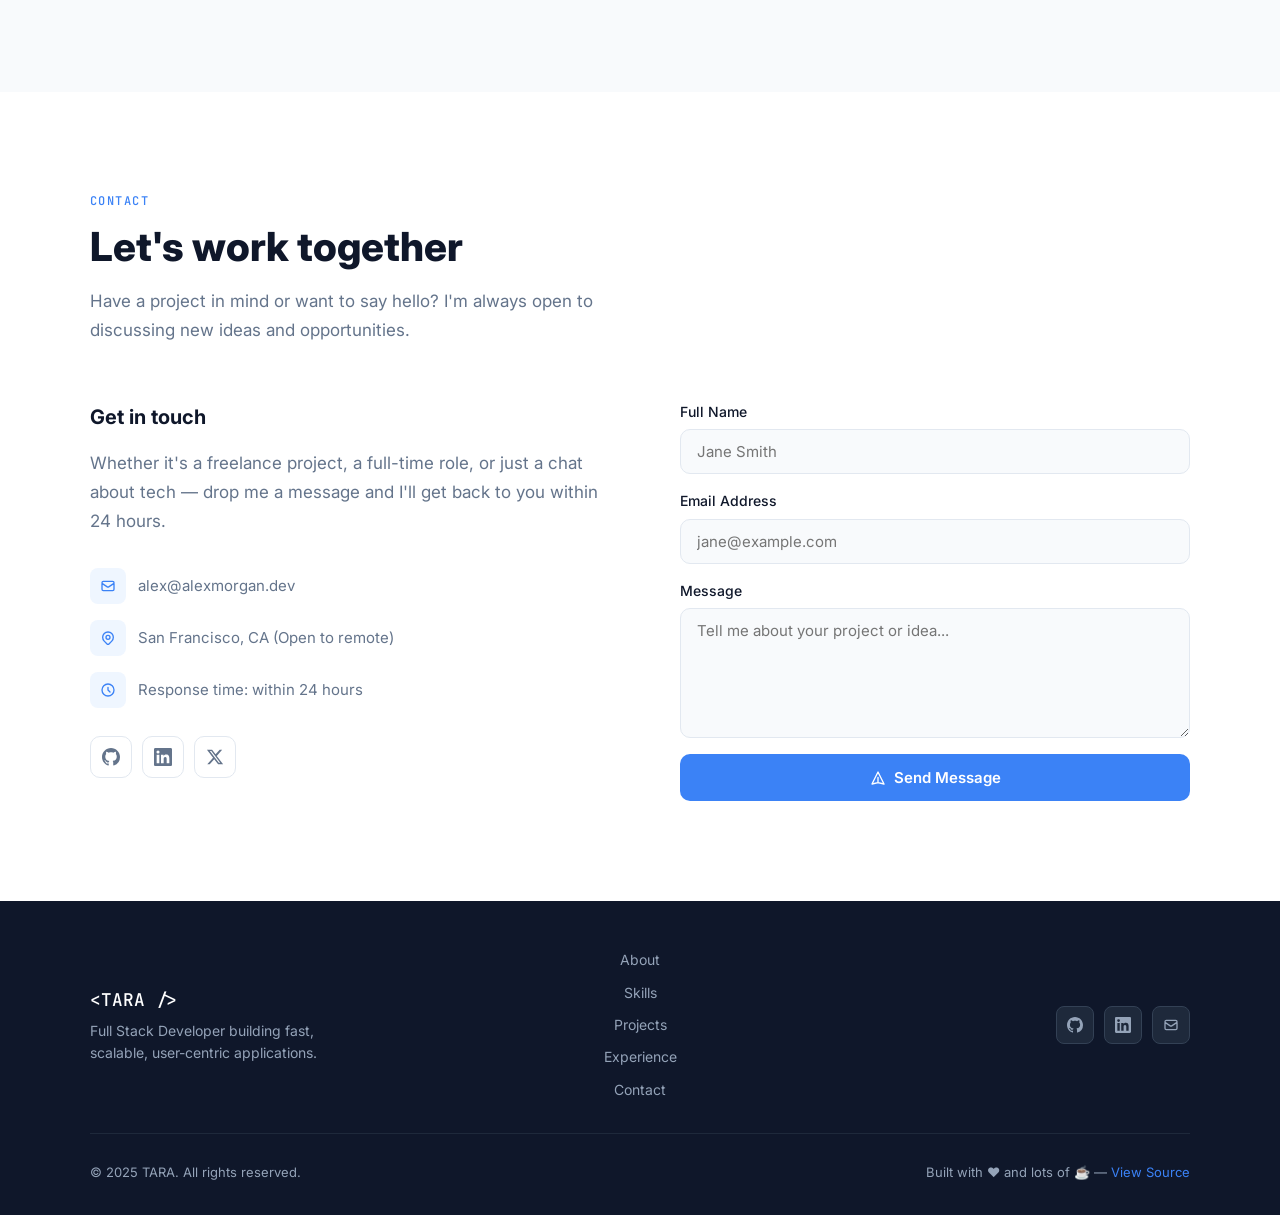
<file: portfolio.html>
<!DOCTYPE html>
<html lang="en">
<head>
  <meta charset="UTF-8" />
  <meta name="viewport" content="width=device-width, initial-scale=1.0" />
  <title>TARA — Full Stack Developer</title>
  <meta name="description" content="TARA is a Full Stack Developer specializing in React, Node.js, and cloud-native applications. Building fast, scalable products that users love." />
  <meta name="keywords" content="Full Stack Developer, React, Node.js, MongoDB, JavaScript, Web Development" />
  <meta name="author" content="TARA" />
  <meta property="og:title" content="TARA — Full Stack Developer" />
  <meta property="og:description" content="Building fast, scalable products that users love." />
  <meta property="og:type" content="website" />
  <link rel="preconnect" href="https://fonts.googleapis.com" />
  <link rel="preconnect" href="https://fonts.gstatic.com" crossorigin />
  <link href="https://fonts.googleapis.com/css2?family=Inter:wght@300;400;500;600;700;800&family=JetBrains+Mono:wght@400;500&display=swap" rel="stylesheet" />
  <style>
    *, *::before, *::after { box-sizing: border-box; margin: 0; padding: 0; }

    :root {
      --blue: #3B82F6;
      --blue-dark: #2563EB;
      --blue-light: #EFF6FF;
      --blue-mid: #BFDBFE;
      --text: #0F172A;
      --text-muted: #64748B;
      --text-light: #94A3B8;
      --bg: #F8FAFC;
      --bg-card: #FFFFFF;
      --border: #E2E8F0;
      --radius: 12px;
      --radius-lg: 20px;
      --shadow: 0 1px 3px rgba(0,0,0,.06), 0 4px 16px rgba(0,0,0,.04);
      --shadow-hover: 0 8px 30px rgba(59,130,246,.15);
      --transition: .25s cubic-bezier(.4,0,.2,1);
    }

    html { scroll-behavior: smooth; font-size: 16px; }

    body {
      font-family: 'Inter', sans-serif;
      background: var(--bg);
      color: var(--text);
      line-height: 1.6;
      overflow-x: hidden;
    }

    ::selection { background: var(--blue-mid); }

    /* ── Scrollbar ── */
    ::-webkit-scrollbar { width: 6px; }
    ::-webkit-scrollbar-track { background: var(--bg); }
    ::-webkit-scrollbar-thumb { background: var(--blue-mid); border-radius: 3px; }

    /* ── Nav ── */
    nav {
      position: fixed; top: 0; left: 0; right: 0; z-index: 100;
      background: rgba(248,250,252,.85);
      backdrop-filter: blur(12px);
      -webkit-backdrop-filter: blur(12px);
      border-bottom: 1px solid var(--border);
      transition: var(--transition);
    }
    .nav-inner {
      max-width: 1100px; margin: 0 auto;
      display: flex; align-items: center; justify-content: space-between;
      padding: 0 24px; height: 64px;
    }
    .nav-logo {
      font-family: 'JetBrains Mono', monospace;
      font-weight: 500; font-size: 1rem;
      color: var(--blue); text-decoration: none;
      display: flex; align-items: center; gap: 6px;
    }
    .nav-logo span { color: var(--text); }
    .nav-links { display: flex; gap: 32px; list-style: none; }
    .nav-links a {
      text-decoration: none; font-size: .875rem; font-weight: 500;
      color: var(--text-muted);
      transition: color var(--transition);
      position: relative;
    }
    .nav-links a::after {
      content: ''; position: absolute; bottom: -4px; left: 0; right: 0; height: 2px;
      background: var(--blue); border-radius: 1px;
      transform: scaleX(0); transition: transform var(--transition);
    }
    .nav-links a:hover { color: var(--blue); }
    .nav-links a:hover::after { transform: scaleX(1); }

    .hamburger {
      display: none; flex-direction: column; gap: 5px; cursor: pointer;
      background: none; border: none; padding: 4px;
    }
    .hamburger span {
      display: block; width: 22px; height: 2px;
      background: var(--text); border-radius: 1px;
      transition: var(--transition);
    }
    .hamburger.open span:nth-child(1) { transform: translateY(7px) rotate(45deg); }
    .hamburger.open span:nth-child(2) { opacity: 0; }
    .hamburger.open span:nth-child(3) { transform: translateY(-7px) rotate(-45deg); }

    .mobile-menu {
      display: none; position: fixed; top: 64px; left: 0; right: 0;
      background: rgba(248,250,252,.97);
      backdrop-filter: blur(12px);
      border-bottom: 1px solid var(--border);
      padding: 24px; z-index: 99;
      flex-direction: column; gap: 20px;
    }
    .mobile-menu.open { display: flex; }
    .mobile-menu a {
      text-decoration: none; font-size: 1rem; font-weight: 500;
      color: var(--text-muted);
    }
    .mobile-menu a:hover { color: var(--blue); }

    /* ── Shared ── */
    section { padding: 100px 24px; }
    .container { max-width: 1100px; margin: 0 auto; }
    .section-label {
      font-family: 'JetBrains Mono', monospace;
      font-size: .75rem; font-weight: 500; letter-spacing: .12em;
      text-transform: uppercase; color: var(--blue);
      margin-bottom: 12px;
    }
    .section-title {
      font-size: clamp(1.75rem, 4vw, 2.5rem);
      font-weight: 800; line-height: 1.2;
      color: var(--text); margin-bottom: 16px;
    }
    .section-sub {
      font-size: 1.0625rem; color: var(--text-muted);
      max-width: 560px; line-height: 1.7;
    }

    /* ── Animations ── */
    .reveal {
      opacity: 0; transform: translateY(32px);
      transition: opacity .65s cubic-bezier(.4,0,.2,1), transform .65s cubic-bezier(.4,0,.2,1);
    }
    .reveal.visible { opacity: 1; transform: translateY(0); }
    .reveal-delay-1 { transition-delay: .1s; }
    .reveal-delay-2 { transition-delay: .2s; }
    .reveal-delay-3 { transition-delay: .3s; }
    .reveal-delay-4 { transition-delay: .4s; }

    /* ── Buttons ── */
    .btn {
      display: inline-flex; align-items: center; gap: 8px;
      padding: 12px 24px; border-radius: 8px;
      font-size: .9375rem; font-weight: 600;
      text-decoration: none; border: none; cursor: pointer;
      transition: var(--transition);
    }
    .btn-primary {
      background: var(--blue); color: #fff;
      box-shadow: 0 4px 14px rgba(59,130,246,.35);
    }
    .btn-primary:hover {
      background: var(--blue-dark);
      box-shadow: 0 6px 20px rgba(59,130,246,.45);
      transform: translateY(-1px);
    }
    .btn-outline {
      background: transparent; color: var(--text);
      border: 1.5px solid var(--border);
    }
    .btn-outline:hover {
      border-color: var(--blue); color: var(--blue);
      transform: translateY(-1px);
    }

    /* ── HERO ── */
    #hero {
      min-height: 100vh;
      display: flex; align-items: center;
      padding-top: 100px;
      position: relative; overflow: hidden;
    }
    .hero-grid {
      position: absolute; inset: 0;
      background-image:
        linear-gradient(var(--border) 1px, transparent 1px),
        linear-gradient(90deg, var(--border) 1px, transparent 1px);
      background-size: 60px 60px;
      opacity: .5;
      mask-image: radial-gradient(ellipse 80% 80% at 50% 50%, black 30%, transparent 100%);
    }
    .hero-blob {
      position: absolute; top: -200px; right: -200px;
      width: 700px; height: 700px; border-radius: 50%;
      background: radial-gradient(circle, rgba(59,130,246,.12) 0%, transparent 70%);
      pointer-events: none;
    }
    .hero-inner {
      max-width: 1100px; margin: 0 auto;
      display: grid; grid-template-columns: 1fr auto;
      align-items: center; gap: 64px;
      position: relative; z-index: 1;
      width: 100%;
    }
    .hero-badge {
      display: inline-flex; align-items: center; gap: 8px;
      background: var(--blue-light); border: 1px solid var(--blue-mid);
      border-radius: 100px; padding: 6px 14px;
      font-size: .8125rem; font-weight: 500; color: var(--blue);
      margin-bottom: 24px;
    }
    .hero-badge-dot {
      width: 7px; height: 7px; border-radius: 50%;
      background: var(--blue);
      animation: pulse 2s infinite;
    }
    @keyframes pulse {
      0%,100% { opacity: 1; }
      50% { opacity: .3; }
    }
    .hero-title {
      font-size: clamp(2.5rem, 6vw, 4.5rem);
      font-weight: 800; line-height: 1.05;
      letter-spacing: -.02em; color: var(--text);
      margin-bottom: 20px;
    }
    .hero-title .cursor {
      display: inline-block; width: 3px; height: .9em;
      background: var(--blue); margin-left: 4px; vertical-align: middle;
      animation: blink 1.1s step-end infinite;
    }
    @keyframes blink { 0%,100%{opacity:1} 50%{opacity:0} }
    .hero-title .blue { color: var(--blue); }
    .hero-tagline {
      font-size: 1.125rem; color: var(--text-muted);
      max-width: 520px; line-height: 1.7; margin-bottom: 36px;
    }
    .hero-actions { display: flex; flex-wrap: wrap; gap: 12px; margin-bottom: 48px; }
    .hero-socials { display: flex; gap: 12px; }
    .social-link {
      width: 42px; height: 42px; border-radius: 10px;
      background: var(--bg-card); border: 1.5px solid var(--border);
      display: flex; align-items: center; justify-content: center;
      color: var(--text-muted); text-decoration: none;
      transition: var(--transition);
    }
    .social-link:hover {
      border-color: var(--blue); color: var(--blue);
      transform: translateY(-2px);
      box-shadow: var(--shadow-hover);
    }
    .hero-avatar {
      width: 320px; height: 380px;
      border-radius: var(--radius-lg);
      background: var(--blue-light);
      border: 2px solid var(--blue-mid);
      display: flex; align-items: center; justify-content: center;
      flex-shrink: 0; position: relative; overflow: hidden;
    }
    .hero-avatar-inner {
      font-size: 7rem; line-height: 1;
      filter: grayscale(20%);
    }
    .hero-avatar-badge {
      position: absolute; bottom: 20px; left: 50%; transform: translateX(-50%);
      background: #fff; border: 1px solid var(--border);
      border-radius: 100px; padding: 6px 14px;
      font-size: .8125rem; font-weight: 600; color: var(--text);
      white-space: nowrap; box-shadow: var(--shadow);
      display: flex; align-items: center; gap: 6px;
    }
    .status-dot {
      width: 8px; height: 8px; border-radius: 50%;
      background: #22C55E; animation: pulse 2s infinite;
    }

    /* ── ABOUT ── */
    #about { background: #fff; }
    .about-grid {
      display: grid; grid-template-columns: 1fr 1fr;
      gap: 80px; align-items: center;
    }
    .about-text p {
      color: var(--text-muted); line-height: 1.8;
      margin-bottom: 16px; font-size: 1.0625rem;
    }
    .about-chips { display: flex; flex-wrap: wrap; gap: 10px; margin-top: 28px; }
    .chip {
      display: flex; align-items: center; gap: 8px;
      background: var(--blue-light); border: 1px solid var(--blue-mid);
      border-radius: 8px; padding: 8px 14px;
      font-size: .875rem; font-weight: 500; color: var(--blue);
    }
    .chip svg { flex-shrink: 0; }
    .about-stats { display: grid; grid-template-columns: 1fr 1fr; gap: 20px; }
    .stat-card {
      background: var(--bg); border: 1px solid var(--border);
      border-radius: var(--radius); padding: 24px;
      text-align: center;
    }
    .stat-card .num {
      font-size: 2.25rem; font-weight: 800; color: var(--blue);
      line-height: 1; margin-bottom: 6px;
    }
    .stat-card .label { font-size: .875rem; color: var(--text-muted); }

    /* ── SKILLS ── */
    #skills { background: var(--bg); }
    .skills-grid {
      display: grid; grid-template-columns: repeat(4, 1fr);
      gap: 24px; margin-top: 56px;
    }
    .skill-category {
      background: var(--bg-card); border: 1px solid var(--border);
      border-radius: var(--radius-lg); padding: 28px;
      transition: var(--transition);
    }
    .skill-category:hover {
      box-shadow: var(--shadow-hover);
      border-color: var(--blue-mid);
      transform: translateY(-4px);
    }
    .skill-cat-icon {
      width: 44px; height: 44px; border-radius: 10px;
      background: var(--blue-light); display: flex; align-items: center;
      justify-content: center; margin-bottom: 14px; color: var(--blue);
      font-size: 1.25rem;
    }
    .skill-cat-title {
      font-weight: 700; font-size: 1rem;
      color: var(--text); margin-bottom: 16px;
    }
    .skill-list { display: flex; flex-direction: column; gap: 12px; }
    .skill-row {
      display: flex; justify-content: space-between;
      align-items: center; margin-bottom: 5px;
    }
    .skill-name { font-size: .8125rem; font-weight: 500; color: var(--text); }
    .skill-pct { font-size: .75rem; font-weight: 500; color: var(--text-muted); }
    .skill-bar {
      height: 5px; background: var(--border); border-radius: 3px; overflow: hidden;
    }
    .skill-fill {
      height: 100%; background: var(--blue); border-radius: 3px;
      width: 0; transition: width 1s cubic-bezier(.4,0,.2,1);
    }

    /* ── PROJECTS ── */
    #projects { background: #fff; }
    .projects-grid {
      display: grid; grid-template-columns: repeat(3, 1fr);
      gap: 24px; margin-top: 56px;
    }
    .project-card {
      background: var(--bg-card); border: 1px solid var(--border);
      border-radius: var(--radius-lg); overflow: hidden;
      transition: var(--transition);
    }
    .project-card:hover {
      transform: translateY(-6px);
      box-shadow: var(--shadow-hover);
      border-color: var(--blue-mid);
    }
    .project-img {
      height: 200px;
      display: flex; align-items: center; justify-content: center;
      font-size: 3.5rem; position: relative; overflow: hidden;
    }
    .project-img::after {
      content: ''; position: absolute; inset: 0;
      background: linear-gradient(to bottom, transparent 50%, rgba(0,0,0,.06));
    }
    .project-body { padding: 24px; }
    .project-title {
      font-weight: 700; font-size: 1.0625rem;
      color: var(--text); margin-bottom: 8px;
    }
    .project-desc {
      font-size: .875rem; color: var(--text-muted);
      line-height: 1.6; margin-bottom: 16px;
    }
    .project-tags { display: flex; flex-wrap: wrap; gap: 6px; margin-bottom: 20px; }
    .tag {
      font-family: 'JetBrains Mono', monospace;
      font-size: .7rem; font-weight: 500;
      background: var(--blue-light); color: var(--blue);
      border: 1px solid var(--blue-mid);
      padding: 3px 9px; border-radius: 5px;
    }
    .project-links { display: flex; gap: 8px; }
    .project-btn {
      flex: 1; text-align: center; padding: 9px 12px;
      border-radius: 8px; font-size: .8125rem; font-weight: 600;
      text-decoration: none; transition: var(--transition);
    }
    .project-btn-primary {
      background: var(--blue); color: #fff;
    }
    .project-btn-primary:hover { background: var(--blue-dark); }
    .project-btn-outline {
      border: 1.5px solid var(--border); color: var(--text-muted);
    }
    .project-btn-outline:hover { border-color: var(--blue); color: var(--blue); }

    /* ── EXPERIENCE ── */
    #experience { background: var(--bg); }
    .timeline { margin-top: 56px; position: relative; }
    .timeline::before {
      content: ''; position: absolute; left: 20px; top: 0; bottom: 0;
      width: 2px; background: var(--border);
    }
    .timeline-item {
      display: flex; gap: 32px;
      margin-bottom: 40px; position: relative;
    }
    .timeline-dot {
      flex-shrink: 0; width: 42px; height: 42px;
      border-radius: 50%; background: var(--blue-light);
      border: 2px solid var(--blue);
      display: flex; align-items: center; justify-content: center;
      color: var(--blue); font-size: 1.1rem;
      position: relative; z-index: 1;
    }
    .timeline-card {
      flex: 1; background: var(--bg-card);
      border: 1px solid var(--border);
      border-radius: var(--radius-lg); padding: 24px 28px;
      transition: var(--transition);
    }
    .timeline-card:hover {
      border-color: var(--blue-mid);
      box-shadow: var(--shadow-hover);
    }
    .timeline-top {
      display: flex; justify-content: space-between;
      align-items: flex-start; gap: 16px; margin-bottom: 4px;
      flex-wrap: wrap;
    }
    .timeline-role { font-weight: 700; font-size: 1.0625rem; color: var(--text); }
    .timeline-period {
      font-family: 'JetBrains Mono', monospace;
      font-size: .75rem; font-weight: 500;
      background: var(--blue-light); color: var(--blue);
      border: 1px solid var(--blue-mid);
      padding: 4px 10px; border-radius: 5px; white-space: nowrap;
    }
    .timeline-company {
      font-size: .9375rem; color: var(--blue);
      font-weight: 600; margin-bottom: 12px;
    }
    .timeline-desc {
      font-size: .9rem; color: var(--text-muted);
      line-height: 1.7; margin-bottom: 14px;
    }
    .timeline-tags { display: flex; flex-wrap: wrap; gap: 6px; }

    /* ── CONTACT ── */
    #contact { background: #fff; }
    .contact-grid {
      display: grid; grid-template-columns: 1fr 1fr;
      gap: 80px; margin-top: 56px;
    }
    .contact-info h3 {
      font-weight: 700; font-size: 1.25rem;
      color: var(--text); margin-bottom: 16px;
    }
    .contact-info p {
      color: var(--text-muted); line-height: 1.7;
      margin-bottom: 32px; font-size: 1.0625rem;
    }
    .contact-item {
      display: flex; align-items: center; gap: 12px;
      margin-bottom: 16px; color: var(--text-muted);
      font-size: .9375rem;
    }
    .contact-item-icon {
      width: 36px; height: 36px; border-radius: 8px;
      background: var(--blue-light); display: flex; align-items: center;
      justify-content: center; color: var(--blue); flex-shrink: 0;
    }
    .contact-socials { display: flex; gap: 10px; margin-top: 28px; }
    .contact-form { display: flex; flex-direction: column; gap: 16px; }
    .form-group { display: flex; flex-direction: column; gap: 6px; }
    .form-group label {
      font-size: .875rem; font-weight: 500; color: var(--text);
    }
    .form-group input, .form-group textarea {
      padding: 12px 16px; border: 1.5px solid var(--border);
      border-radius: 10px; font-size: .9375rem;
      font-family: 'Inter', sans-serif;
      background: var(--bg); color: var(--text);
      outline: none; transition: var(--transition);
      resize: vertical;
    }
    .form-group input:focus, .form-group textarea:focus {
      border-color: var(--blue);
      box-shadow: 0 0 0 3px rgba(59,130,246,.12);
    }
    .form-group textarea { min-height: 130px; }
    .form-submit {
      background: var(--blue); color: #fff;
      border: none; border-radius: 10px;
      padding: 14px 28px; font-size: .9375rem; font-weight: 600;
      cursor: pointer; transition: var(--transition);
      display: flex; align-items: center; gap: 8px; justify-content: center;
      font-family: 'Inter', sans-serif;
    }
    .form-submit:hover {
      background: var(--blue-dark);
      transform: translateY(-1px);
      box-shadow: 0 6px 20px rgba(59,130,246,.4);
    }
    .form-success {
      display: none; text-align: center; padding: 24px;
      background: #F0FDF4; border: 1px solid #BBF7D0;
      border-radius: 12px; color: #15803D; font-weight: 500;
    }

    /* ── FOOTER ── */
    footer {
      background: var(--text); color: #94A3B8;
      padding: 48px 24px 32px;
    }
    .footer-inner {
      max-width: 1100px; margin: 0 auto;
      display: grid; grid-template-columns: 1fr auto 1fr;
      gap: 32px; align-items: center;
      border-bottom: 1px solid #1E293B; padding-bottom: 32px; margin-bottom: 28px;
    }
    .footer-brand .logo-text {
      font-family: 'JetBrains Mono', monospace;
      font-size: 1.1rem; font-weight: 500;
      color: #fff; margin-bottom: 6px;
    }
    .footer-brand p { font-size: .875rem; line-height: 1.6; }
    .footer-links { display: flex; flex-direction: column; gap: 10px; text-align: center; }
    .footer-links a {
      color: #94A3B8; text-decoration: none;
      font-size: .875rem; transition: color var(--transition);
    }
    .footer-links a:hover { color: var(--blue); }
    .footer-socials { display: flex; gap: 10px; justify-content: flex-end; }
    .footer-social {
      width: 38px; height: 38px; border-radius: 8px;
      background: #1E293B; border: 1px solid #334155;
      display: flex; align-items: center; justify-content: center;
      color: #94A3B8; text-decoration: none;
      transition: var(--transition);
    }
    .footer-social:hover { background: var(--blue); color: #fff; border-color: var(--blue); }
    .footer-bottom {
      max-width: 1100px; margin: 0 auto;
      display: flex; justify-content: space-between; align-items: center;
      font-size: .8125rem;
    }
    .footer-bottom a { color: var(--blue); text-decoration: none; }

    /* ── RESPONSIVE ── */
    @media (max-width: 1024px) {
      .skills-grid { grid-template-columns: repeat(2, 1fr); }
      .projects-grid { grid-template-columns: repeat(2, 1fr); }
    }

    @media (max-width: 768px) {
      section { padding: 72px 20px; }
      .nav-links { display: none; }
      .hamburger { display: flex; }
      .hero-inner { grid-template-columns: 1fr; text-align: center; gap: 40px; }
      .hero-avatar { width: 220px; height: 260px; margin: 0 auto; font-size: 5rem; }
      .hero-actions { justify-content: center; }
      .hero-socials { justify-content: center; }
      .hero-tagline { margin: 0 auto 36px; }
      .about-grid { grid-template-columns: 1fr; gap: 40px; }
      .about-stats { grid-template-columns: repeat(2, 1fr); }
      .skills-grid { grid-template-columns: 1fr; }
      .projects-grid { grid-template-columns: 1fr; }
      .contact-grid { grid-template-columns: 1fr; gap: 40px; }
      .footer-inner { grid-template-columns: 1fr; text-align: center; }
      .footer-links { flex-direction: row; flex-wrap: wrap; justify-content: center; }
      .footer-socials { justify-content: center; }
      .footer-bottom { flex-direction: column; gap: 8px; text-align: center; }
      .timeline::before { left: 19px; }
    }

    @media (max-width: 480px) {
      .hero-actions { flex-direction: column; align-items: center; }
      .hero-actions .btn { width: 100%; justify-content: center; }
      .about-stats { grid-template-columns: 1fr; }
    }

    @media (prefers-reduced-motion: reduce) {
      .reveal { opacity: 1; transform: none; transition: none; }
      .cursor { animation: none; }
      .hero-badge-dot { animation: none; }
      .status-dot { animation: none; }
    }
  </style>
</head>
<body>

<!-- ── NAV ── -->
<nav id="navbar">
  <div class="nav-inner">
    <a href="#hero" class="nav-logo">&lt;<span>AM</span> /&gt;</a>
    <ul class="nav-links">
      <li><a href="#about">About</a></li>
      <li><a href="#skills">Skills</a></li>
      <li><a href="#projects">Projects</a></li>
      <li><a href="#experience">Experience</a></li>
      <li><a href="#contact">Contact</a></li>
    </ul>
    <button class="hamburger" id="hamburger" aria-label="Menu">
      <span></span><span></span><span></span>
    </button>
  </div>
</nav>

<div class="mobile-menu" id="mobileMenu">
  <a href="#about" class="mobile-nav-link">About</a>
  <a href="#skills" class="mobile-nav-link">Skills</a>
  <a href="#projects" class="mobile-nav-link">Projects</a>
  <a href="#experience" class="mobile-nav-link">Experience</a>
  <a href="#contact" class="mobile-nav-link">Contact</a>
</div>

<!-- ── HERO ── -->
<section id="hero">
  <div class="hero-grid"></div>
  <div class="hero-blob"></div>
  <div class="hero-inner container">
    <div>
      <div class="hero-badge reveal">
        <span class="hero-badge-dot"></span>
        Open to new opportunities
      </div>
      <h1 class="hero-title reveal reveal-delay-1">
        Hi, I'm <span class="blue">TARA</span><span class="cursor"></span>
      </h1>
      <p class="hero-tagline reveal reveal-delay-2">
        Full Stack Developer crafting clean, scalable web applications — from pixel-perfect frontends to rock-solid APIs. I turn complex problems into elegant solutions.
      </p>
      <div class="hero-actions reveal reveal-delay-3">
        <a href="#projects" class="btn btn-primary">
          <svg width="16" height="16" fill="none" viewBox="0 0 24 24" stroke="currentColor" stroke-width="2"><path stroke-linecap="round" stroke-linejoin="round" d="M19 11H5m7-7-7 7 7 7"/></svg>
          View Projects
        </a>
        <a href="#" class="btn btn-outline">
          <svg width="16" height="16" fill="none" viewBox="0 0 24 24" stroke="currentColor" stroke-width="2"><path stroke-linecap="round" stroke-linejoin="round" d="M12 10v6m0 0-3-3m3 3 3-3m2 8H7a2 2 0 0 1-2-2V5a2 2 0 0 1 2-2h5.586a1 1 0 0 1 .707.293l5.414 5.414a1 1 0 0 1 .293.707V19a2 2 0 0 1-2 2z"/></svg>
          Download Resume
        </a>
        <a href="#contact" class="btn btn-outline">Contact Me</a>
      </div>
      <div class="hero-socials reveal reveal-delay-4">
        <a href="https://github.com" target="_blank" rel="noopener" class="social-link" aria-label="GitHub">
          <svg width="18" height="18" fill="currentColor" viewBox="0 0 24 24"><path d="M12 0C5.37 0 0 5.37 0 12c0 5.31 3.435 9.795 8.205 11.385.6.105.825-.255.825-.57 0-.285-.015-1.23-.015-2.235-3.015.555-3.795-.735-4.035-1.41-.135-.345-.72-1.41-1.23-1.695-.42-.225-1.02-.78-.015-.795.945-.015 1.62.87 1.845 1.23 1.08 1.815 2.805 1.305 3.495.99.105-.78.42-1.305.765-1.605-2.67-.3-5.46-1.335-5.46-5.925 0-1.305.465-2.385 1.23-3.225-.12-.3-.54-1.53.12-3.18 0 0 1.005-.315 3.3 1.23.96-.27 1.98-.405 3-.405s2.04.135 3 .405c2.295-1.56 3.3-1.23 3.3-1.23.66 1.65.24 2.88.12 3.18.765.84 1.23 1.905 1.23 3.225 0 4.605-2.805 5.625-5.475 5.925.435.375.81 1.095.81 2.22 0 1.605-.015 2.895-.015 3.3 0 .315.225.69.825.57A12.02 12.02 0 0 0 24 12c0-6.63-5.37-12-12-12z"/></svg>
        </a>
        <a href="https://linkedin.com" target="_blank" rel="noopener" class="social-link" aria-label="LinkedIn">
          <svg width="18" height="18" fill="currentColor" viewBox="0 0 24 24"><path d="M20.447 20.452h-3.554v-5.569c0-1.328-.027-3.037-1.852-3.037-1.853 0-2.136 1.445-2.136 2.939v5.667H9.351V9h3.414v1.561h.046c.477-.9 1.637-1.85 3.37-1.85 3.601 0 4.267 2.37 4.267 5.455v6.286zM5.337 7.433a2.062 2.062 0 0 1-2.063-2.065 2.064 2.064 0 1 1 2.063 2.065zm1.782 13.019H3.555V9h3.564v11.452zM22.225 0H1.771C.792 0 0 .774 0 1.729v20.542C0 23.227.792 24 1.771 24h20.451C23.2 24 24 23.227 24 22.271V1.729C24 .774 23.2 0 22.222 0h.003z"/></svg>
        </a>
        <a href="mailto:alex@example.com" class="social-link" aria-label="Email">
          <svg width="18" height="18" fill="none" viewBox="0 0 24 24" stroke="currentColor" stroke-width="2"><path stroke-linecap="round" stroke-linejoin="round" d="M3 8l7.89 5.26a2 2 0 002.22 0L21 8M5 19h14a2 2 0 002-2V7a2 2 0 00-2-2H5a2 2 0 00-2 2v10a2 2 0 002 2z"/></svg>
        </a>
      </div>
    </div>
    <div>
      <div class="hero-avatar reveal reveal-delay-2">
        <div class="hero-avatar-inner">👨‍💻</div>
        <div class="hero-avatar-badge">
          <span class="status-dot"></span>
          Available for hire
        </div>
      </div>
    </div>
  </div>
</section>

<!-- ── ABOUT ── -->
<section id="about">
  <div class="container">
    <div class="about-grid">
      <div class="about-text reveal">
        <p class="section-label">About Me</p>
        <h2 class="section-title">Passionate about building things that matter</h2>
        <p>I'm a Full Stack Developer with 4+ years of experience building production-grade web applications. I specialize in React and Node.js, with a strong focus on performance, scalability, and clean architecture.</p>
        <p>When I'm not writing code, I'm contributing to open-source projects, exploring new tech, or writing blog posts about software engineering. I believe great software starts with empathy for the user.</p>
        <div class="about-chips">
          <span class="chip">
            <svg width="14" height="14" fill="currentColor" viewBox="0 0 24 24"><path d="M12 2L2 7l10 5 10-5-10-5zM2 17l10 5 10-5M2 12l10 5 10-5"/></svg>
            React &amp; Next.js
          </span>
          <span class="chip">
            <svg width="14" height="14" fill="currentColor" viewBox="0 0 24 24"><path d="M12 2C6.48 2 2 6.48 2 12s4.48 10 10 10 10-4.48 10-10S17.52 2 12 2zm-2 14.5v-9l6 4.5-6 4.5z"/></svg>
            Node.js &amp; APIs
          </span>
          <span class="chip">
            <svg width="14" height="14" fill="currentColor" viewBox="0 0 24 24"><path d="M20 7H4a2 2 0 00-2 2v6a2 2 0 002 2h16a2 2 0 002-2V9a2 2 0 00-2-2z"/></svg>
            MongoDB &amp; SQL
          </span>
          <span class="chip">
            <svg width="14" height="14" fill="currentColor" viewBox="0 0 24 24"><path d="M3 15a4 4 0 004 4h9a5 5 0 10-.1-9.999 5.002 5.002 0 10-9.78 2.096A4.001 4.001 0 003 15z"/></svg>
            AWS &amp; DevOps
          </span>
        </div>
      </div>
      <div class="about-stats reveal reveal-delay-2">
        <div class="stat-card">
          <div class="num">4+</div>
          <div class="label">Years of Experience</div>
        </div>
        <div class="stat-card">
          <div class="num">30+</div>
          <div class="label">Projects Shipped</div>
        </div>
        <div class="stat-card">
          <div class="num">12+</div>
          <div class="label">Happy Clients</div>
        </div>
        <div class="stat-card">
          <div class="num">500+</div>
          <div class="label">GitHub Contributions</div>
        </div>
      </div>
    </div>
  </div>
</section>

<!-- ── SKILLS ── -->
<section id="skills">
  <div class="container">
    <div class="reveal">
      <p class="section-label">Technical Skills</p>
      <h2 class="section-title">What I work with</h2>
      <p class="section-sub">A curated set of tools and technologies I rely on to build robust, production-ready applications.</p>
    </div>
    <div class="skills-grid">
      <div class="skill-category reveal reveal-delay-1">
        <div class="skill-cat-icon">🎨</div>
        <div class="skill-cat-title">Frontend</div>
        <div class="skill-list">
          <div class="skill-item">
            <div class="skill-row"><span class="skill-name">React / Next.js</span><span class="skill-pct">95%</span></div>
            <div class="skill-bar"><div class="skill-fill" data-width="95"></div></div>
          </div>
          <div class="skill-item">
            <div class="skill-row"><span class="skill-name">TypeScript</span><span class="skill-pct">88%</span></div>
            <div class="skill-bar"><div class="skill-fill" data-width="88"></div></div>
          </div>
          <div class="skill-item">
            <div class="skill-row"><span class="skill-name">Tailwind CSS</span><span class="skill-pct">92%</span></div>
            <div class="skill-bar"><div class="skill-fill" data-width="92"></div></div>
          </div>
          <div class="skill-item">
            <div class="skill-row"><span class="skill-name">HTML / CSS</span><span class="skill-pct">98%</span></div>
            <div class="skill-bar"><div class="skill-fill" data-width="98"></div></div>
          </div>
        </div>
      </div>

      <div class="skill-category reveal reveal-delay-2">
        <div class="skill-cat-icon">⚙️</div>
        <div class="skill-cat-title">Backend</div>
        <div class="skill-list">
          <div class="skill-item">
            <div class="skill-row"><span class="skill-name">Node.js / Express</span><span class="skill-pct">90%</span></div>
            <div class="skill-bar"><div class="skill-fill" data-width="90"></div></div>
          </div>
          <div class="skill-item">
            <div class="skill-row"><span class="skill-name">Python / FastAPI</span><span class="skill-pct">78%</span></div>
            <div class="skill-bar"><div class="skill-fill" data-width="78"></div></div>
          </div>
          <div class="skill-item">
            <div class="skill-row"><span class="skill-name">GraphQL</span><span class="skill-pct">82%</span></div>
            <div class="skill-bar"><div class="skill-fill" data-width="82"></div></div>
          </div>
          <div class="skill-item">
            <div class="skill-row"><span class="skill-name">REST API Design</span><span class="skill-pct">93%</span></div>
            <div class="skill-bar"><div class="skill-fill" data-width="93"></div></div>
          </div>
        </div>
      </div>

      <div class="skill-category reveal reveal-delay-3">
        <div class="skill-cat-icon">🗄️</div>
        <div class="skill-cat-title">Database</div>
        <div class="skill-list">
          <div class="skill-item">
            <div class="skill-row"><span class="skill-name">MongoDB</span><span class="skill-pct">88%</span></div>
            <div class="skill-bar"><div class="skill-fill" data-width="88"></div></div>
          </div>
          <div class="skill-item">
            <div class="skill-row"><span class="skill-name">PostgreSQL</span><span class="skill-pct">85%</span></div>
            <div class="skill-bar"><div class="skill-fill" data-width="85"></div></div>
          </div>
          <div class="skill-item">
            <div class="skill-row"><span class="skill-name">Redis</span><span class="skill-pct">75%</span></div>
            <div class="skill-bar"><div class="skill-fill" data-width="75"></div></div>
          </div>
          <div class="skill-item">
            <div class="skill-row"><span class="skill-name">Prisma ORM</span><span class="skill-pct">80%</span></div>
            <div class="skill-bar"><div class="skill-fill" data-width="80"></div></div>
          </div>
        </div>
      </div>

      <div class="skill-category reveal reveal-delay-4">
        <div class="skill-cat-icon">🚀</div>
        <div class="skill-cat-title">Tools &amp; DevOps</div>
        <div class="skill-list">
          <div class="skill-item">
            <div class="skill-row"><span class="skill-name">Docker / K8s</span><span class="skill-pct">80%</span></div>
            <div class="skill-bar"><div class="skill-fill" data-width="80"></div></div>
          </div>
          <div class="skill-item">
            <div class="skill-row"><span class="skill-name">AWS / GCP</span><span class="skill-pct">75%</span></div>
            <div class="skill-bar"><div class="skill-fill" data-width="75"></div></div>
          </div>
          <div class="skill-item">
            <div class="skill-row"><span class="skill-name">CI/CD (GitHub Actions)</span><span class="skill-pct">85%</span></div>
            <div class="skill-bar"><div class="skill-fill" data-width="85"></div></div>
          </div>
          <div class="skill-item">
            <div class="skill-row"><span class="skill-name">Git / Linux</span><span class="skill-pct">95%</span></div>
            <div class="skill-bar"><div class="skill-fill" data-width="95"></div></div>
          </div>
        </div>
      </div>
    </div>
  </div>
</section>

<!-- ── PROJECTS ── -->
<section id="projects">
  <div class="container">
    <div class="reveal">
      <p class="section-label">Projects</p>
      <h2 class="section-title">Things I've built</h2>
      <p class="section-sub">A selection of projects that showcase my full-stack capabilities — from idea to production.</p>
    </div>
    <div class="projects-grid">

      <div class="project-card reveal reveal-delay-1">
        <div class="project-img" style="background:linear-gradient(135deg,#EFF6FF,#BFDBFE)">🛒</div>
        <div class="project-body">
          <div class="project-title">ShopFlow — E-Commerce Platform</div>
          <p class="project-desc">A full-featured e-commerce platform with real-time inventory, Stripe payments, and an admin dashboard.</p>
          <div class="project-tags">
            <span class="tag">Next.js</span><span class="tag">Node.js</span><span class="tag">MongoDB</span><span class="tag">Stripe</span>
          </div>
          <div class="project-links">
            <a href="#" class="project-btn project-btn-primary">Live Demo</a>
            <a href="#" class="project-btn project-btn-outline">GitHub</a>
          </div>
        </div>
      </div>

      <div class="project-card reveal reveal-delay-2">
        <div class="project-img" style="background:linear-gradient(135deg,#F0FDF4,#BBF7D0)">💬</div>
        <div class="project-body">
          <div class="project-title">Collab — Real-Time Chat App</div>
          <p class="project-desc">End-to-end encrypted messaging app with rooms, file sharing, and WebSocket-powered real-time sync.</p>
          <div class="project-tags">
            <span class="tag">React</span><span class="tag">Socket.io</span><span class="tag">Express</span><span class="tag">Redis</span>
          </div>
          <div class="project-links">
            <a href="#" class="project-btn project-btn-primary">Live Demo</a>
            <a href="#" class="project-btn project-btn-outline">GitHub</a>
          </div>
        </div>
      </div>

      <div class="project-card reveal reveal-delay-3">
        <div class="project-img" style="background:linear-gradient(135deg,#FFF7ED,#FED7AA)">📊</div>
        <div class="project-body">
          <div class="project-title">DataVault — Analytics Dashboard</div>
          <p class="project-desc">A multi-tenant SaaS analytics dashboard with custom charts, CSV import, and role-based access control.</p>
          <div class="project-tags">
            <span class="tag">React</span><span class="tag">D3.js</span><span class="tag">FastAPI</span><span class="tag">PostgreSQL</span>
          </div>
          <div class="project-links">
            <a href="#" class="project-btn project-btn-primary">Live Demo</a>
            <a href="#" class="project-btn project-btn-outline">GitHub</a>
          </div>
        </div>
      </div>

      <div class="project-card reveal reveal-delay-1">
        <div class="project-img" style="background:linear-gradient(135deg,#FDF4FF,#E9D5FF)">🤖</div>
        <div class="project-body">
          <div class="project-title">TaskAI — AI Task Manager</div>
          <p class="project-desc">An intelligent to-do app that uses GPT-4 to auto-prioritize tasks, generate subtasks, and send smart reminders.</p>
          <div class="project-tags">
            <span class="tag">Next.js</span><span class="tag">OpenAI</span><span class="tag">Prisma</span><span class="tag">Vercel</span>
          </div>
          <div class="project-links">
            <a href="#" class="project-btn project-btn-primary">Live Demo</a>
            <a href="#" class="project-btn project-btn-outline">GitHub</a>
          </div>
        </div>
      </div>

      <div class="project-card reveal reveal-delay-2">
        <div class="project-img" style="background:linear-gradient(135deg,#FFF1F2,#FECDD3)">🏃</div>
        <div class="project-body">
          <div class="project-title">FitTrack — Fitness App</div>
          <p class="project-desc">Mobile-first fitness tracker with custom workout plans, progress graphs, and wearable device sync via API.</p>
          <div class="project-tags">
            <span class="tag">React Native</span><span class="tag">Node.js</span><span class="tag">MongoDB</span><span class="tag">AWS</span>
          </div>
          <div class="project-links">
            <a href="#" class="project-btn project-btn-primary">Live Demo</a>
            <a href="#" class="project-btn project-btn-outline">GitHub</a>
          </div>
        </div>
      </div>

      <div class="project-card reveal reveal-delay-3">
        <div class="project-img" style="background:linear-gradient(135deg,#F0F9FF,#BAE6FD)">📝</div>
        <div class="project-body">
          <div class="project-title">DocuSign Clone — e-Sign Platform</div>
          <p class="project-desc">A lightweight electronic signature platform with drag-and-drop PDF editor, audit trail, and email workflows.</p>
          <div class="project-tags">
            <span class="tag">React</span><span class="tag">PDF.js</span><span class="tag">Node.js</span><span class="tag">S3</span>
          </div>
          <div class="project-links">
            <a href="#" class="project-btn project-btn-primary">Live Demo</a>
            <a href="#" class="project-btn project-btn-outline">GitHub</a>
          </div>
        </div>
      </div>

    </div>
  </div>
</section>

<!-- ── EXPERIENCE ── -->
<section id="experience">
  <div class="container">
    <div class="reveal">
      <p class="section-label">Experience</p>
      <h2 class="section-title">Where I've worked</h2>
      <p class="section-sub">A timeline of roles where I've grown as an engineer and shipped real products.</p>
    </div>
    <div class="timeline">

      <div class="timeline-item reveal reveal-delay-1">
        <div class="timeline-dot">💼</div>
        <div class="timeline-card">
          <div class="timeline-top">
            <div class="timeline-role">Senior Full Stack Developer</div>
            <div class="timeline-period">Jan 2023 – Present</div>
          </div>
          <div class="timeline-company">TechNova Inc. — San Francisco, CA (Remote)</div>
          <p class="timeline-desc">Led a team of 4 engineers to rebuild the core platform in Next.js, reducing page load times by 60%. Architected a microservices backend serving 200k+ daily users. Introduced CI/CD pipelines and cut deployment time from 45 minutes to under 8.</p>
          <div class="timeline-tags">
            <span class="tag">Next.js</span><span class="tag">Node.js</span><span class="tag">Kubernetes</span><span class="tag">AWS</span><span class="tag">PostgreSQL</span>
          </div>
        </div>
      </div>

      <div class="timeline-item reveal reveal-delay-2">
        <div class="timeline-dot">🏢</div>
        <div class="timeline-card">
          <div class="timeline-top">
            <div class="timeline-role">Full Stack Developer</div>
            <div class="timeline-period">Jun 2021 – Dec 2022</div>
          </div>
          <div class="timeline-company">Waveline Digital — New York, NY</div>
          <p class="timeline-desc">Built and maintained 8 client-facing web applications. Developed a reusable React component library adopted across 5 projects. Integrated third-party APIs (Stripe, Twilio, SendGrid) and built internal tooling to automate reporting.</p>
          <div class="timeline-tags">
            <span class="tag">React</span><span class="tag">Express</span><span class="tag">MongoDB</span><span class="tag">Stripe</span><span class="tag">Docker</span>
          </div>
        </div>
      </div>

      <div class="timeline-item reveal reveal-delay-3">
        <div class="timeline-dot">🎓</div>
        <div class="timeline-card">
          <div class="timeline-top">
            <div class="timeline-role">Software Engineering Intern</div>
            <div class="timeline-period">May 2020 – May 2021</div>
          </div>
          <div class="timeline-company">Pixel Labs — Austin, TX</div>
          <p class="timeline-desc">Worked on the frontend team building interactive dashboards in React. Contributed to the backend by writing REST API endpoints in Node.js. Learned Agile practices and shipped features in weekly sprints.</p>
          <div class="timeline-tags">
            <span class="tag">React</span><span class="tag">Node.js</span><span class="tag">REST API</span><span class="tag">Agile</span>
          </div>
        </div>
      </div>

    </div>
  </div>
</section>

<!-- ── CONTACT ── -->
<section id="contact">
  <div class="container">
    <div class="reveal">
      <p class="section-label">Contact</p>
      <h2 class="section-title">Let's work together</h2>
      <p class="section-sub">Have a project in mind or want to say hello? I'm always open to discussing new ideas and opportunities.</p>
    </div>
    <div class="contact-grid">
      <div class="contact-info reveal reveal-delay-1">
        <h3>Get in touch</h3>
        <p>Whether it's a freelance project, a full-time role, or just a chat about tech — drop me a message and I'll get back to you within 24 hours.</p>
        <div class="contact-item">
          <div class="contact-item-icon">
            <svg width="16" height="16" fill="none" viewBox="0 0 24 24" stroke="currentColor" stroke-width="2"><path stroke-linecap="round" stroke-linejoin="round" d="M3 8l7.89 5.26a2 2 0 002.22 0L21 8M5 19h14a2 2 0 002-2V7a2 2 0 00-2-2H5a2 2 0 00-2 2v10a2 2 0 002 2z"/></svg>
          </div>
          alex@alexmorgan.dev
        </div>
        <div class="contact-item">
          <div class="contact-item-icon">
            <svg width="16" height="16" fill="none" viewBox="0 0 24 24" stroke="currentColor" stroke-width="2"><path stroke-linecap="round" stroke-linejoin="round" d="M17.657 16.657L13.414 20.9a1.998 1.998 0 01-2.827 0l-4.244-4.243a8 8 0 1111.314 0z"/><path stroke-linecap="round" stroke-linejoin="round" d="M15 11a3 3 0 11-6 0 3 3 0 016 0z"/></svg>
          </div>
          San Francisco, CA (Open to remote)
        </div>
        <div class="contact-item">
          <div class="contact-item-icon">
            <svg width="16" height="16" fill="none" viewBox="0 0 24 24" stroke="currentColor" stroke-width="2"><path stroke-linecap="round" stroke-linejoin="round" d="M12 8v4l3 3m6-3a9 9 0 11-18 0 9 9 0 0118 0z"/></svg>
          </div>
          Response time: within 24 hours
        </div>
        <div class="contact-socials">
          <a href="https://github.com" target="_blank" rel="noopener" class="social-link" aria-label="GitHub">
            <svg width="18" height="18" fill="currentColor" viewBox="0 0 24 24"><path d="M12 0C5.37 0 0 5.37 0 12c0 5.31 3.435 9.795 8.205 11.385.6.105.825-.255.825-.57 0-.285-.015-1.23-.015-2.235-3.015.555-3.795-.735-4.035-1.41-.135-.345-.72-1.41-1.23-1.695-.42-.225-1.02-.78-.015-.795.945-.015 1.62.87 1.845 1.23 1.08 1.815 2.805 1.305 3.495.99.105-.78.42-1.305.765-1.605-2.67-.3-5.46-1.335-5.46-5.925 0-1.305.465-2.385 1.23-3.225-.12-.3-.54-1.53.12-3.18 0 0 1.005-.315 3.3 1.23.96-.27 1.98-.405 3-.405s2.04.135 3 .405c2.295-1.56 3.3-1.23 3.3-1.23.66 1.65.24 2.88.12 3.18.765.84 1.23 1.905 1.23 3.225 0 4.605-2.805 5.625-5.475 5.925.435.375.81 1.095.81 2.22 0 1.605-.015 2.895-.015 3.3 0 .315.225.69.825.57A12.02 12.02 0 0 0 24 12c0-6.63-5.37-12-12-12z"/></svg>
          </a>
          <a href="https://linkedin.com" target="_blank" rel="noopener" class="social-link" aria-label="LinkedIn">
            <svg width="18" height="18" fill="currentColor" viewBox="0 0 24 24"><path d="M20.447 20.452h-3.554v-5.569c0-1.328-.027-3.037-1.852-3.037-1.853 0-2.136 1.445-2.136 2.939v5.667H9.351V9h3.414v1.561h.046c.477-.9 1.637-1.85 3.37-1.85 3.601 0 4.267 2.37 4.267 5.455v6.286zM5.337 7.433a2.062 2.062 0 0 1-2.063-2.065 2.064 2.064 0 1 1 2.063 2.065zm1.782 13.019H3.555V9h3.564v11.452zM22.225 0H1.771C.792 0 0 .774 0 1.729v20.542C0 23.227.792 24 1.771 24h20.451C23.2 24 24 23.227 24 22.271V1.729C24 .774 23.2 0 22.222 0h.003z"/></svg>
          </a>
          <a href="https://twitter.com" target="_blank" rel="noopener" class="social-link" aria-label="Twitter / X">
            <svg width="18" height="18" fill="currentColor" viewBox="0 0 24 24"><path d="M18.244 2.25h3.308l-7.227 8.26 8.502 11.24H16.17l-5.214-6.817L4.99 21.75H1.68l7.73-8.835L1.254 2.25H8.08l4.713 6.231zm-1.161 17.52h1.833L7.084 4.126H5.117z"/></svg>
          </a>
        </div>
      </div>

      <div class="reveal reveal-delay-2">
        <form class="contact-form" id="contactForm" onsubmit="handleSubmit(event)">
          <div class="form-group">
            <label for="name">Full Name</label>
            <input type="text" id="name" name="name" placeholder="Jane Smith" required />
          </div>
          <div class="form-group">
            <label for="email">Email Address</label>
            <input type="email" id="email" name="email" placeholder="jane@example.com" required />
          </div>
          <div class="form-group">
            <label for="message">Message</label>
            <textarea id="message" name="message" placeholder="Tell me about your project or idea..." required></textarea>
          </div>
          <button type="submit" class="form-submit">
            <svg width="16" height="16" fill="none" viewBox="0 0 24 24" stroke="currentColor" stroke-width="2"><path stroke-linecap="round" stroke-linejoin="round" d="M12 19l9 2-9-18-9 18 9-2zm0 0v-8"/></svg>
            Send Message
          </button>
        </form>
        <div class="form-success" id="formSuccess">
          ✅ Thanks for reaching out! I'll get back to you within 24 hours.
        </div>
      </div>
    </div>
  </div>
</section>

<!-- ── FOOTER ── -->
<footer>
  <div class="footer-inner">
    <div class="footer-brand">
      <div class="logo-text">&lt;TARA /&gt;</div>
      <p>Full Stack Developer building fast,<br>scalable, user-centric applications.</p>
    </div>
    <div class="footer-links">
      <a href="#about">About</a>
      <a href="#skills">Skills</a>
      <a href="#projects">Projects</a>
      <a href="#experience">Experience</a>
      <a href="#contact">Contact</a>
    </div>
    <div class="footer-socials">
      <a href="https://github.com" target="_blank" rel="noopener" class="footer-social" aria-label="GitHub">
        <svg width="16" height="16" fill="currentColor" viewBox="0 0 24 24"><path d="M12 0C5.37 0 0 5.37 0 12c0 5.31 3.435 9.795 8.205 11.385.6.105.825-.255.825-.57 0-.285-.015-1.23-.015-2.235-3.015.555-3.795-.735-4.035-1.41-.135-.345-.72-1.41-1.23-1.695-.42-.225-1.02-.78-.015-.795.945-.015 1.62.87 1.845 1.23 1.08 1.815 2.805 1.305 3.495.99.105-.78.42-1.305.765-1.605-2.67-.3-5.46-1.335-5.46-5.925 0-1.305.465-2.385 1.23-3.225-.12-.3-.54-1.53.12-3.18 0 0 1.005-.315 3.3 1.23.96-.27 1.98-.405 3-.405s2.04.135 3 .405c2.295-1.56 3.3-1.23 3.3-1.23.66 1.65.24 2.88.12 3.18.765.84 1.23 1.905 1.23 3.225 0 4.605-2.805 5.625-5.475 5.925.435.375.81 1.095.81 2.22 0 1.605-.015 2.895-.015 3.3 0 .315.225.69.825.57A12.02 12.02 0 0 0 24 12c0-6.63-5.37-12-12-12z"/></svg>
      </a>
      <a href="https://linkedin.com" target="_blank" rel="noopener" class="footer-social" aria-label="LinkedIn">
        <svg width="16" height="16" fill="currentColor" viewBox="0 0 24 24"><path d="M20.447 20.452h-3.554v-5.569c0-1.328-.027-3.037-1.852-3.037-1.853 0-2.136 1.445-2.136 2.939v5.667H9.351V9h3.414v1.561h.046c.477-.9 1.637-1.85 3.37-1.85 3.601 0 4.267 2.37 4.267 5.455v6.286zM5.337 7.433a2.062 2.062 0 0 1-2.063-2.065 2.064 2.064 0 1 1 2.063 2.065zm1.782 13.019H3.555V9h3.564v11.452zM22.225 0H1.771C.792 0 0 .774 0 1.729v20.542C0 23.227.792 24 1.771 24h20.451C23.2 24 24 23.227 24 22.271V1.729C24 .774 23.2 0 22.222 0h.003z"/></svg>
      </a>
      <a href="mailto:alex@alexmorgan.dev" class="footer-social" aria-label="Email">
        <svg width="16" height="16" fill="none" viewBox="0 0 24 24" stroke="currentColor" stroke-width="2"><path stroke-linecap="round" stroke-linejoin="round" d="M3 8l7.89 5.26a2 2 0 002.22 0L21 8M5 19h14a2 2 0 002-2V7a2 2 0 00-2-2H5a2 2 0 00-2 2v10a2 2 0 002 2z"/></svg>
      </a>
    </div>
  </div>
  <div class="footer-bottom">
    <span>© 2025 TARA. All rights reserved.</span>
    <span>Built with ❤️ and lots of ☕ — <a href="#">View Source</a></span>
  </div>
</footer>

<script>
  // ── Hamburger
  const hamburger = document.getElementById('hamburger');
  const mobileMenu = document.getElementById('mobileMenu');
  hamburger.addEventListener('click', () => {
    hamburger.classList.toggle('open');
    mobileMenu.classList.toggle('open');
  });
  document.querySelectorAll('.mobile-nav-link').forEach(link => {
    link.addEventListener('click', () => {
      hamburger.classList.remove('open');
      mobileMenu.classList.remove('open');
    });
  });

  // ── Scroll reveal
  const reveals = document.querySelectorAll('.reveal');
  const observer = new IntersectionObserver((entries) => {
    entries.forEach(e => {
      if (e.isIntersecting) {
        e.target.classList.add('visible');
        // Animate skill bars
        e.target.querySelectorAll('.skill-fill').forEach(bar => {
          bar.style.width = bar.dataset.width + '%';
        });
      }
    });
  }, { threshold: 0.12, rootMargin: '0px 0px -60px 0px' });
  reveals.forEach(el => observer.observe(el));

  // Also trigger skill bars when their parent section becomes visible
  document.querySelectorAll('.skill-fill').forEach(bar => {
    const sectionObs = new IntersectionObserver((entries) => {
      if (entries[0].isIntersecting) {
        setTimeout(() => { bar.style.width = bar.dataset.width + '%'; }, 200);
        sectionObs.disconnect();
      }
    }, { threshold: 0.1 });
    sectionObs.observe(bar.closest('.skill-category'));
  });

  // ── Active nav on scroll
  const sections = document.querySelectorAll('section[id]');
  const navLinks = document.querySelectorAll('.nav-links a');
  window.addEventListener('scroll', () => {
    let current = '';
    sections.forEach(s => {
      if (window.scrollY >= s.offsetTop - 80) current = s.id;
    });
    navLinks.forEach(a => {
      a.style.color = a.getAttribute('href') === '#' + current ? 'var(--blue)' : '';
    });
  }, { passive: true });

  // ── Contact form
  function handleSubmit(e) {
    e.preventDefault();
    document.getElementById('contactForm').style.display = 'none';
    document.getElementById('formSuccess').style.display = 'block';
  }
</script>
</body>
</html>
</file>
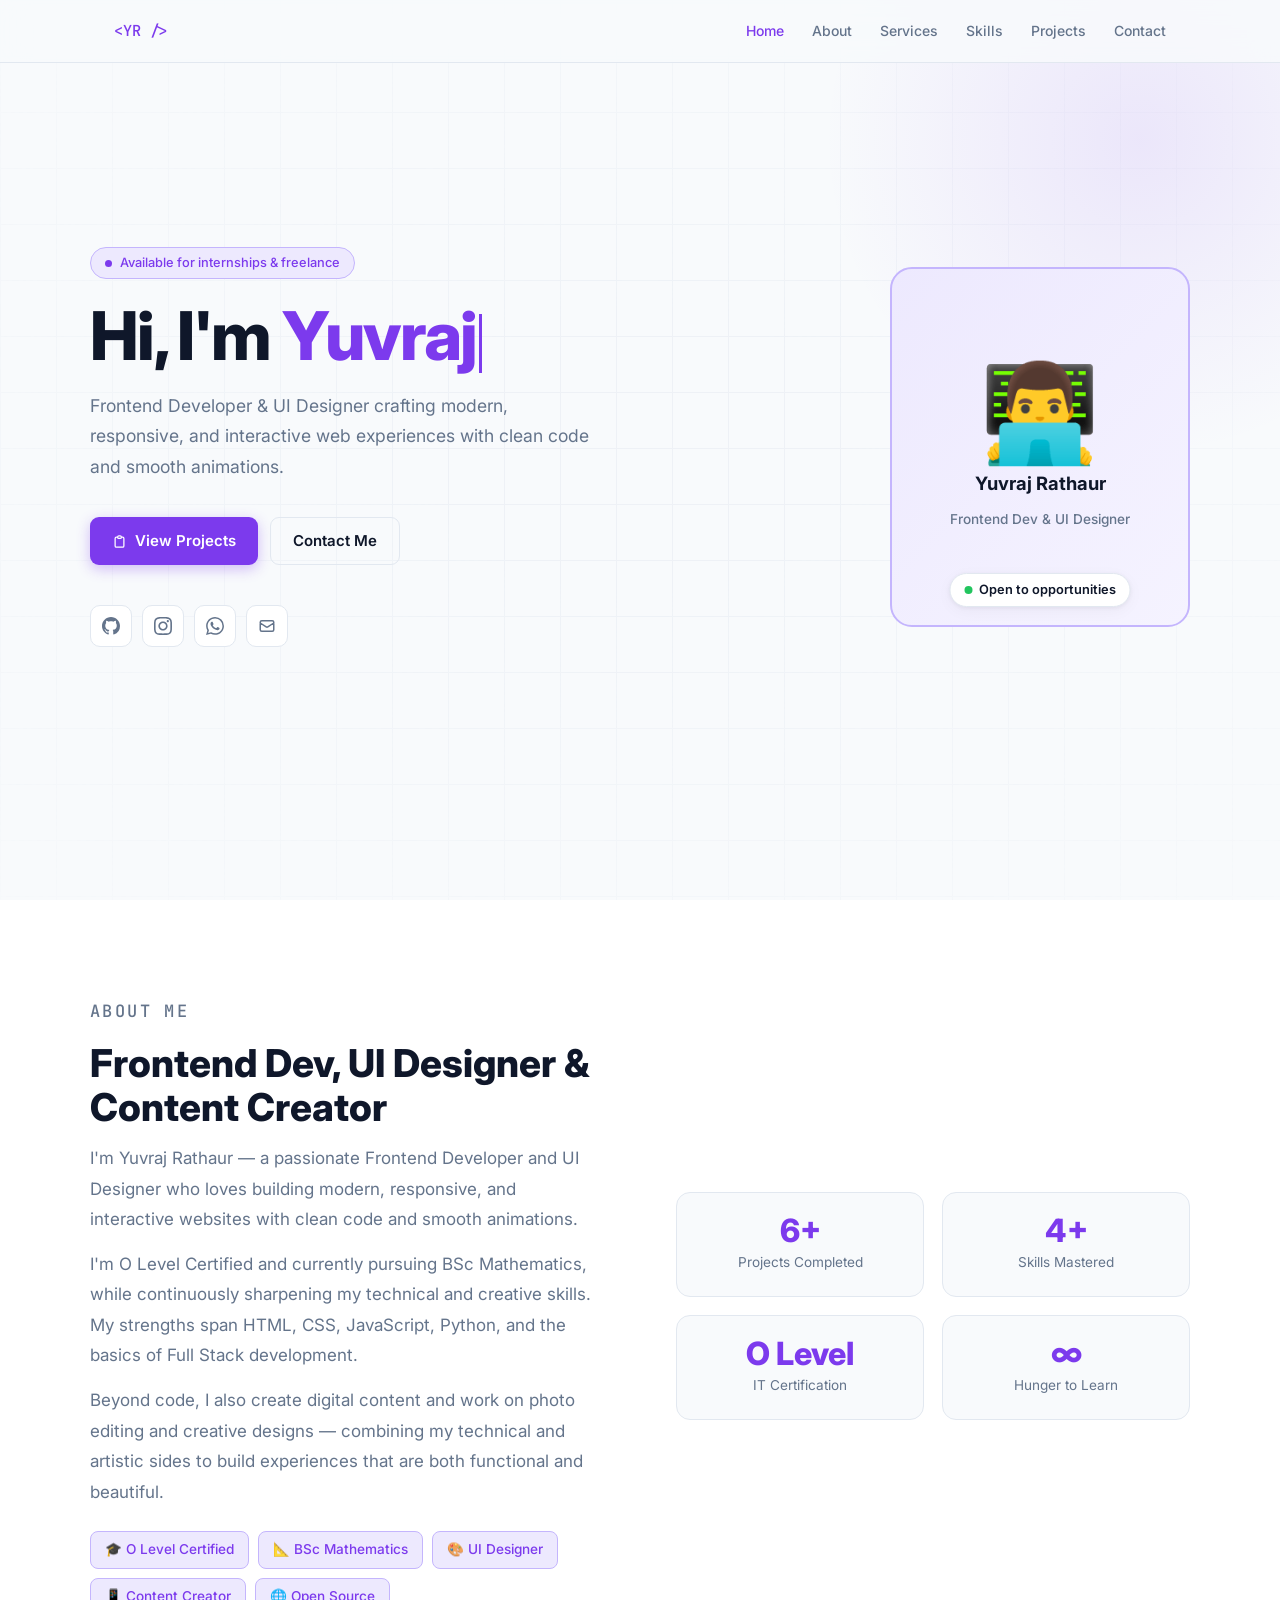
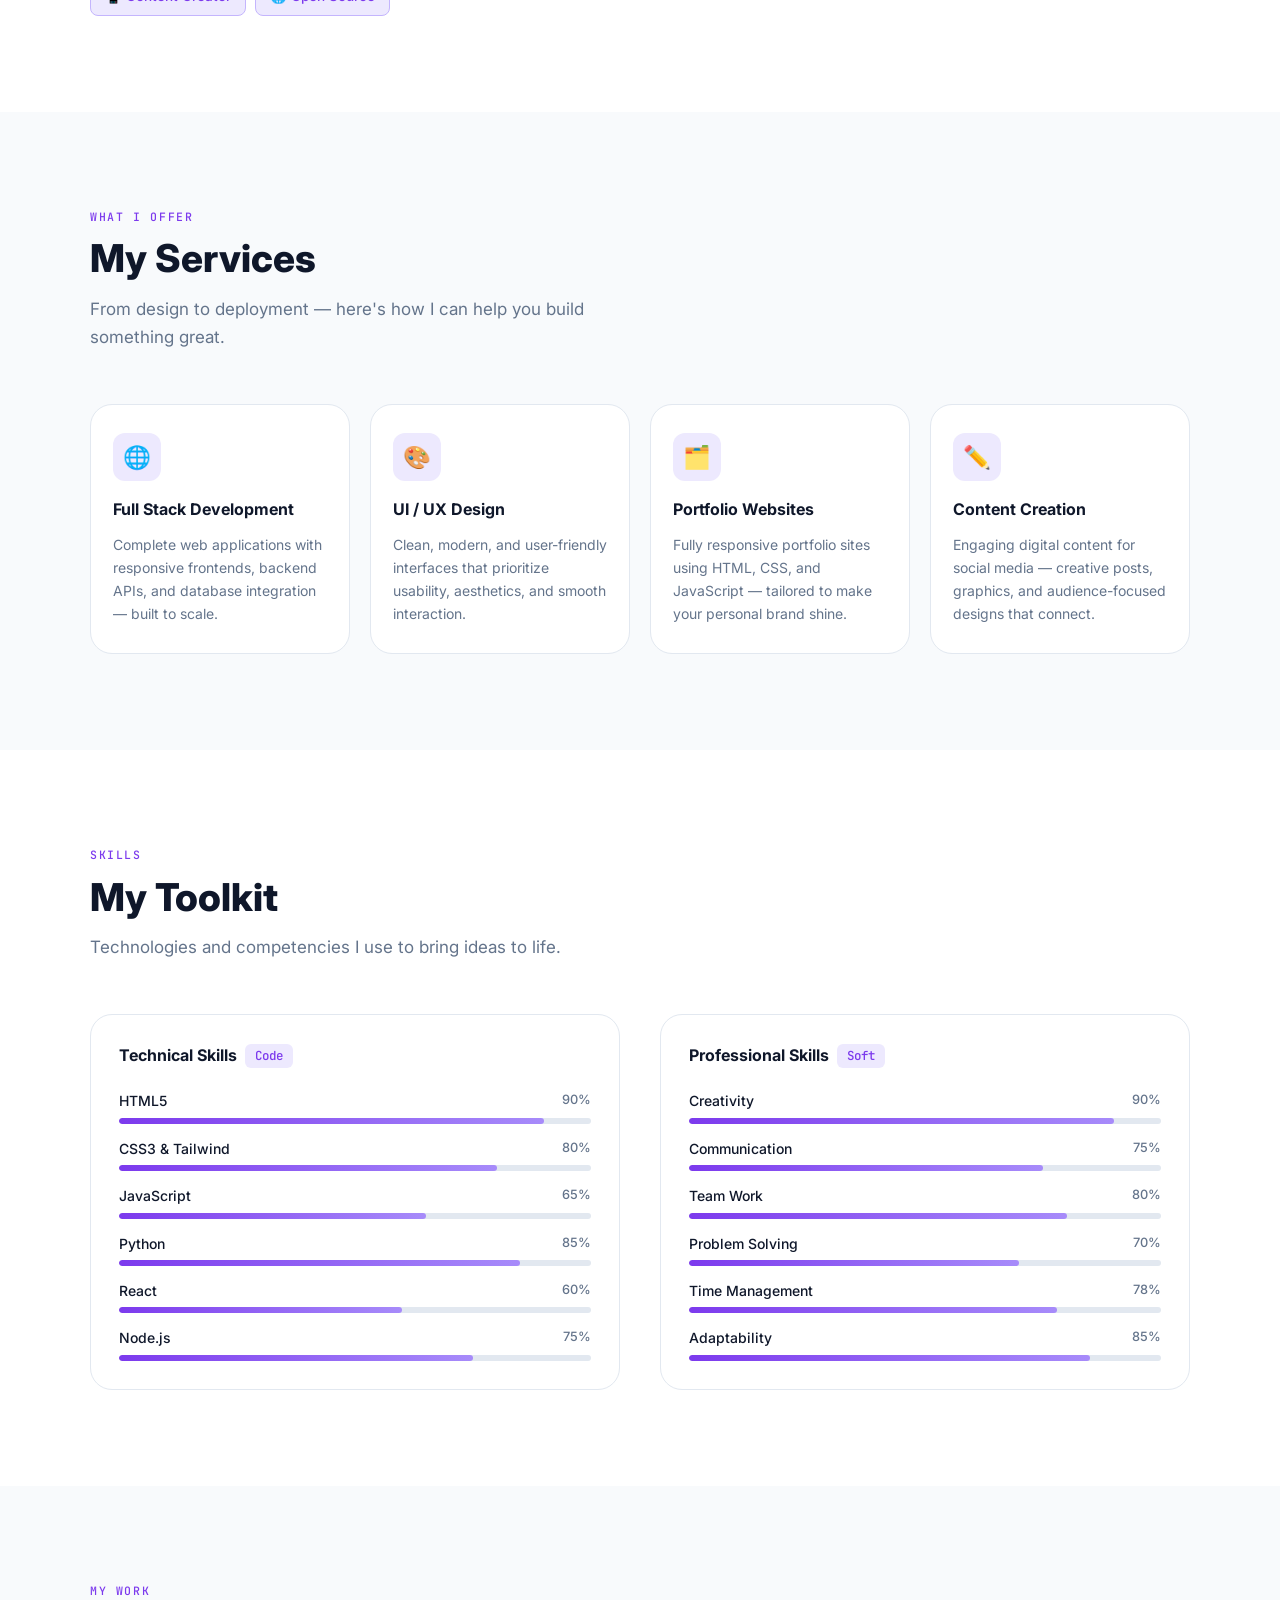
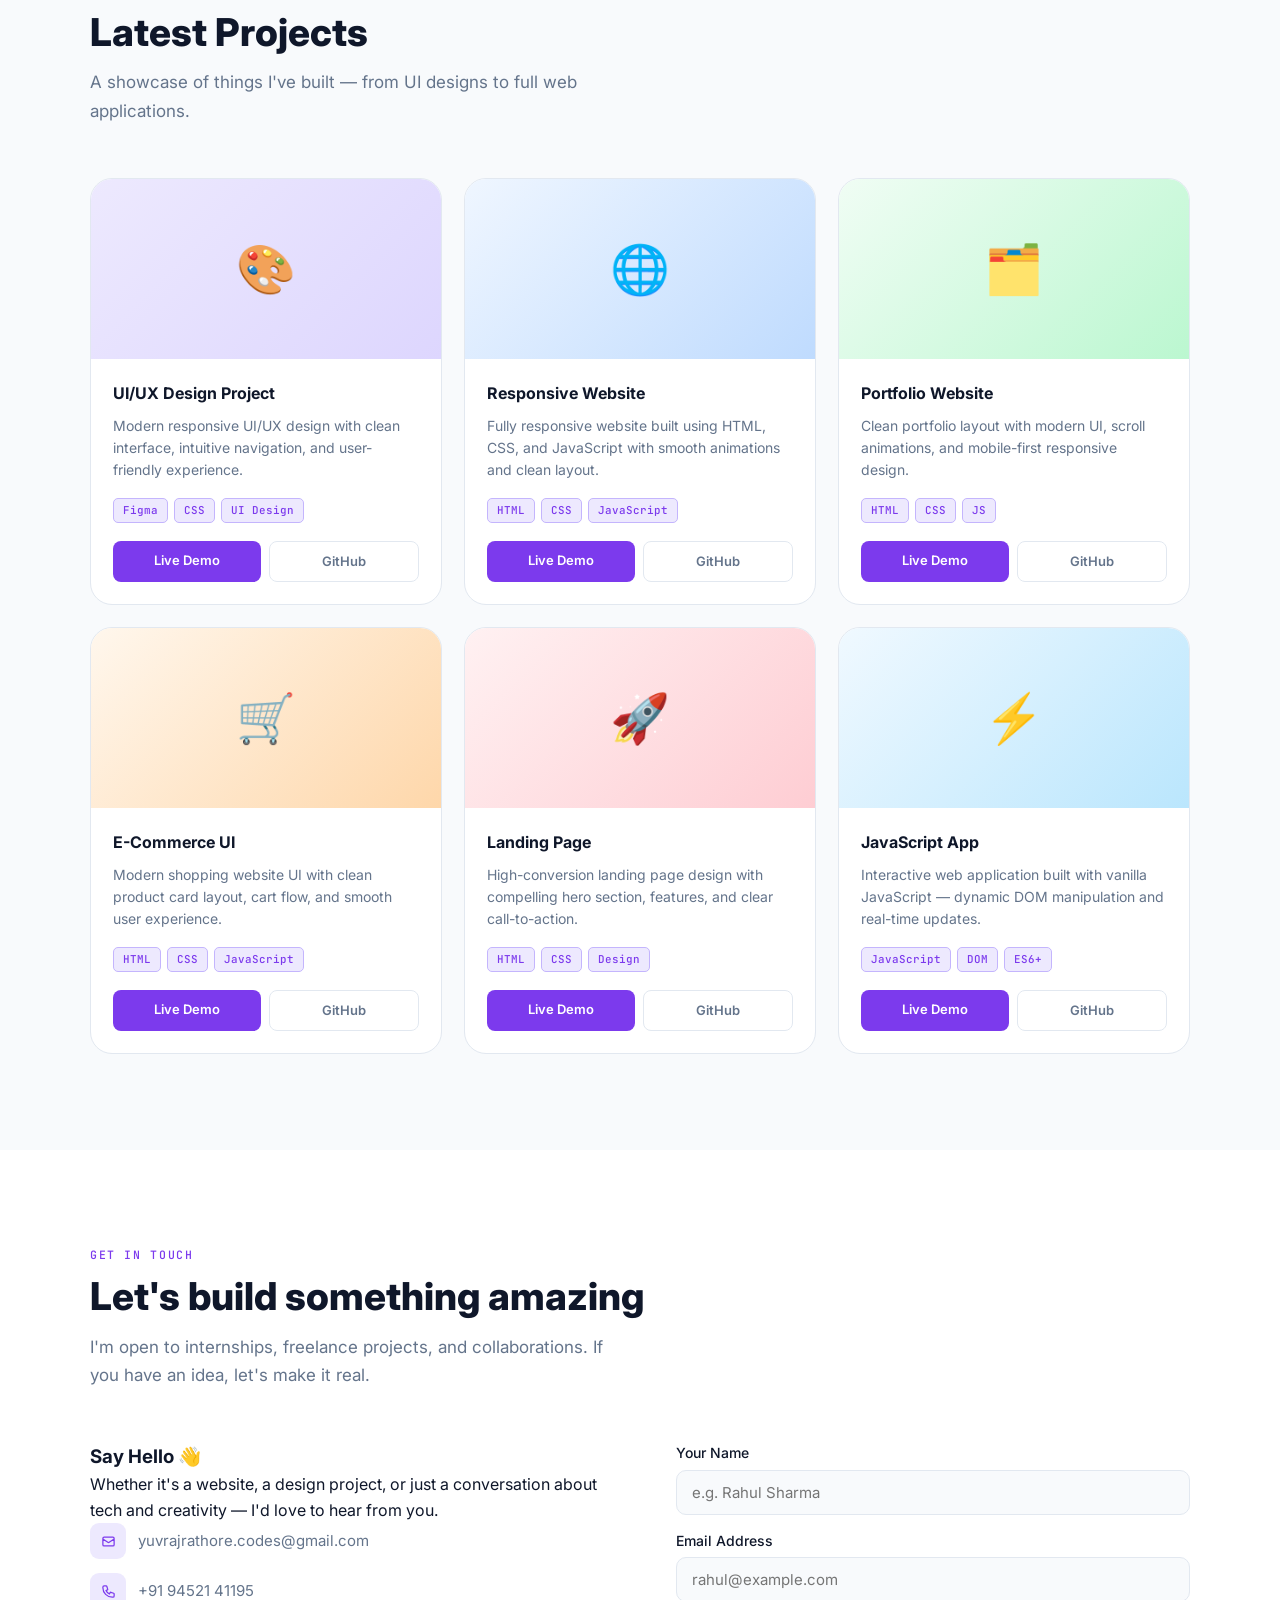
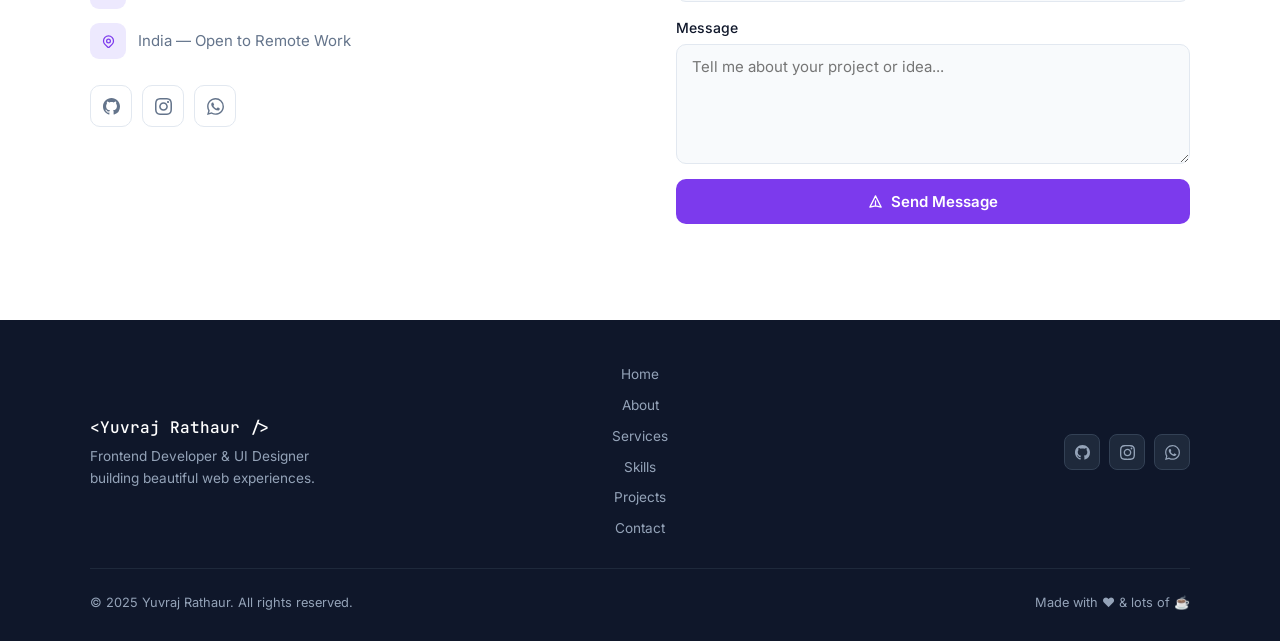
<file: yuvraj-portfolio.html>
<!DOCTYPE html>
<html lang="en">
<head>
  <meta charset="UTF-8" />
  <meta name="viewport" content="width=device-width, initial-scale=1.0" />
  <title>Yuvraj Rathaur — Frontend Developer & UI Designer</title>
  <meta name="description" content="Yuvraj Rathaur is a Frontend Developer and UI Designer building modern, responsive, and interactive web experiences." />
  <meta name="keywords" content="Frontend Developer, UI Designer, HTML, CSS, JavaScript, React, Python, Portfolio" />
  <meta name="author" content="Yuvraj Rathaur" />
  <meta property="og:title" content="Yuvraj Rathaur — Frontend Developer & UI Designer" />
  <meta property="og:description" content="Building modern, responsive, and interactive web experiences." />
  <meta property="og:type" content="website" />
  <link rel="preconnect" href="https://fonts.googleapis.com" />
  <link rel="preconnect" href="https://fonts.gstatic.com" crossorigin />
  <link href="https://fonts.googleapis.com/css2?family=Inter:wght@300;400;500;600;700;800&family=JetBrains+Mono:wght@400;500&display=swap" rel="stylesheet" />
  <style>
    *, *::before, *::after { box-sizing: border-box; margin: 0; padding: 0; }

    :root {
      --accent: #7C3AED;
      --accent-dark: #6D28D9;
      --accent-light: #EDE9FE;
      --accent-mid: #C4B5FD;
      --text: #0F172A;
      --text-muted: #64748B;
      --bg: #F8FAFC;
      --bg-card: #FFFFFF;
      --border: #E2E8F0;
      --radius: 14px;
      --radius-lg: 22px;
      --shadow: 0 1px 4px rgba(0,0,0,.06), 0 4px 16px rgba(0,0,0,.04);
      --shadow-hover: 0 8px 32px rgba(124,58,237,.14);
      --t: .25s cubic-bezier(.4,0,.2,1);
    }

    html { scroll-behavior: smooth; }
    body {
      font-family: 'Inter', sans-serif;
      background: var(--bg); color: var(--text);
      line-height: 1.6; overflow-x: hidden;
    }
    ::selection { background: var(--accent-mid); }
    ::-webkit-scrollbar { width: 5px; }
    ::-webkit-scrollbar-thumb { background: var(--accent-mid); border-radius: 3px; }

    /* NAV */
    nav {
      position: fixed; top: 0; left: 0; right: 0; z-index: 100;
      background: rgba(248,250,252,.88);
      backdrop-filter: blur(14px);
      border-bottom: 1px solid var(--border);
    }
    .nav-inner {
      max-width: 1100px; margin: 0 auto;
      display: flex; align-items: center; justify-content: space-between;
      padding: 0 24px; height: 62px;
    }
    .nav-logo {
      font-family: 'JetBrains Mono', monospace;
      font-size: .95rem; font-weight: 500;
      color: var(--accent); text-decoration: none;
    }
    .nav-links { display: flex; gap: 28px; list-style: none; }
    .nav-links a {
      text-decoration: none; font-size: .875rem; font-weight: 500;
      color: var(--text-muted); transition: color var(--t);
      position: relative;
    }
    .nav-links a::after {
      content: ''; position: absolute; bottom: -4px; left: 0; right: 0;
      height: 2px; background: var(--accent); border-radius: 1px;
      transform: scaleX(0); transition: transform var(--t);
    }
    .nav-links a:hover { color: var(--accent); }
    .nav-links a:hover::after { transform: scaleX(1); }
    .hamburger {
      display: none; flex-direction: column; gap: 5px;
      background: none; border: none; cursor: pointer; padding: 4px;
    }
    .hamburger span {
      display: block; width: 22px; height: 2px;
      background: var(--text); border-radius: 1px; transition: var(--t);
    }
    .hamburger.open span:nth-child(1) { transform: translateY(7px) rotate(45deg); }
    .hamburger.open span:nth-child(2) { opacity: 0; }
    .hamburger.open span:nth-child(3) { transform: translateY(-7px) rotate(-45deg); }
    .mobile-menu {
      display: none; position: fixed; top: 62px; left: 0; right: 0;
      background: rgba(248,250,252,.97); backdrop-filter: blur(14px);
      border-bottom: 1px solid var(--border);
      padding: 20px 24px; z-index: 99;
      flex-direction: column; gap: 18px;
    }
    .mobile-menu.open { display: flex; }
    .mobile-menu a {
      text-decoration: none; font-size: 1rem; font-weight: 500;
      color: var(--text-muted);
    }
    .mobile-menu a:hover { color: var(--accent); }

    /* SHARED */
    section { padding: 96px 24px; }
    .container { max-width: 1100px; margin: 0 auto; }
    .section-label {
      font-family: 'JetBrains Mono', monospace;
      font-size: .72rem; font-weight: 500; letter-spacing: .14em;
      text-transform: uppercase; color: var(--accent); margin-bottom: 10px;
    }
    .section-title {
      font-size: clamp(1.75rem, 4vw, 2.4rem);
      font-weight: 800; line-height: 1.15; margin-bottom: 14px;
    }
    .section-sub {
      font-size: 1.0625rem; color: var(--text-muted);
      max-width: 540px; line-height: 1.7;
    }

    /* ANIMATIONS */
    .reveal {
      opacity: 0; transform: translateY(28px);
      transition: opacity .6s cubic-bezier(.4,0,.2,1), transform .6s cubic-bezier(.4,0,.2,1);
    }
    .reveal.visible { opacity: 1; transform: none; }
    .d1 { transition-delay: .08s; }
    .d2 { transition-delay: .16s; }
    .d3 { transition-delay: .24s; }
    .d4 { transition-delay: .32s; }

    /* BUTTONS */
    .btn {
      display: inline-flex; align-items: center; gap: 8px;
      padding: 11px 22px; border-radius: 9px;
      font-size: .9375rem; font-weight: 600;
      text-decoration: none; border: none; cursor: pointer;
      transition: var(--t); font-family: 'Inter', sans-serif;
    }
    .btn-primary {
      background: var(--accent); color: #fff;
      box-shadow: 0 4px 14px rgba(124,58,237,.32);
    }
    .btn-primary:hover {
      background: var(--accent-dark);
      box-shadow: 0 6px 22px rgba(124,58,237,.42);
      transform: translateY(-1px);
    }
    .btn-outline {
      background: transparent; color: var(--text);
      border: 1.5px solid var(--border);
    }
    .btn-outline:hover {
      border-color: var(--accent); color: var(--accent);
      transform: translateY(-1px);
    }

    /* HERO */
    #home {
      min-height: 100vh; display: flex; align-items: center;
      padding-top: 90px; position: relative; overflow: hidden;
    }
    .hero-grid {
      position: absolute; inset: 0;
      background-image:
        linear-gradient(var(--border) 1px, transparent 1px),
        linear-gradient(90deg, var(--border) 1px, transparent 1px);
      background-size: 56px 56px; opacity: .45;
      mask-image: radial-gradient(ellipse 80% 80% at 50% 50%, black 20%, transparent 100%);
    }
    .hero-blob {
      position: absolute; top: -180px; right: -180px;
      width: 640px; height: 640px; border-radius: 50%;
      background: radial-gradient(circle, rgba(124,58,237,.1) 0%, transparent 70%);
      pointer-events: none;
    }
    .hero-inner {
      max-width: 1100px; margin: 0 auto; width: 100%;
      display: grid; grid-template-columns: 1fr auto;
      align-items: center; gap: 60px;
      position: relative; z-index: 1;
    }
    .hero-badge {
      display: inline-flex; align-items: center; gap: 8px;
      background: var(--accent-light); border: 1px solid var(--accent-mid);
      border-radius: 100px; padding: 5px 14px;
      font-size: .8rem; font-weight: 500; color: var(--accent);
      margin-bottom: 22px;
    }
    .blink-dot {
      width: 7px; height: 7px; border-radius: 50%;
      background: var(--accent); animation: blink-pulse 2s infinite;
    }
    @keyframes blink-pulse { 0%,100%{opacity:1} 50%{opacity:.25} }
    .hero-title {
      font-size: clamp(2.4rem, 5.5vw, 4.2rem);
      font-weight: 800; line-height: 1.05; letter-spacing: -.025em;
      margin-bottom: 18px;
    }
    .hero-title .cursor {
      display: inline-block; width: 3px; height: .88em;
      background: var(--accent); margin-left: 3px; vertical-align: middle;
      animation: cur-blink 1.1s step-end infinite;
    }
    @keyframes cur-blink { 0%,100%{opacity:1} 50%{opacity:0} }
    .hero-title .accent { color: var(--accent); }
    .hero-tagline {
      font-size: 1.1rem; color: var(--text-muted);
      max-width: 500px; line-height: 1.75; margin-bottom: 34px;
    }
    .hero-actions { display: flex; flex-wrap: wrap; gap: 12px; margin-bottom: 40px; }
    .hero-socials { display: flex; gap: 10px; }
    .social-btn {
      width: 42px; height: 42px; border-radius: 10px;
      background: var(--bg-card); border: 1.5px solid var(--border);
      display: flex; align-items: center; justify-content: center;
      color: var(--text-muted); text-decoration: none; transition: var(--t);
    }
    .social-btn:hover {
      border-color: var(--accent); color: var(--accent);
      transform: translateY(-2px); box-shadow: var(--shadow-hover);
    }
    .hero-card {
      width: 300px; height: 360px; border-radius: var(--radius-lg);
      background: linear-gradient(135deg, var(--accent-light), #F5F3FF);
      border: 2px solid var(--accent-mid);
      display: flex; flex-direction: column;
      align-items: center; justify-content: center;
      flex-shrink: 0; position: relative; overflow: hidden;
      gap: 10px;
    }
    .hero-card-emoji { font-size: 6rem; line-height: 1; }
    .hero-card-name {
      font-weight: 700; font-size: 1.15rem; color: var(--text);
    }
    .hero-card-role {
      font-size: .85rem; color: var(--text-muted); font-weight: 500;
    }
    .hero-card-badge {
      position: absolute; bottom: 18px; left: 50%; transform: translateX(-50%);
      background: #fff; border: 1px solid var(--border);
      border-radius: 100px; padding: 6px 14px;
      font-size: .8rem; font-weight: 600; color: var(--text);
      white-space: nowrap; box-shadow: var(--shadow);
      display: flex; align-items: center; gap: 6px;
    }
    .status-dot {
      width: 8px; height: 8px; border-radius: 50%;
      background: #22C55E; animation: blink-pulse 2s infinite;
    }

    /* ABOUT */
    #about { background: #fff; }
    .about-grid {
      display: grid; grid-template-columns: 1fr 1fr;
      gap: 72px; align-items: center;
    }
    .about-text p {
      color: var(--text-muted); line-height: 1.8;
      margin-bottom: 14px; font-size: 1.0625rem;
    }
    .about-chips { display: flex; flex-wrap: wrap; gap: 9px; margin-top: 24px; }
    .chip {
      background: var(--accent-light); border: 1px solid var(--accent-mid);
      border-radius: 8px; padding: 7px 14px;
      font-size: .85rem; font-weight: 500; color: var(--accent);
    }
    .about-stats { display: grid; grid-template-columns: 1fr 1fr; gap: 18px; }
    .stat-card {
      background: var(--bg); border: 1px solid var(--border);
      border-radius: var(--radius); padding: 22px; text-align: center;
      transition: var(--t);
    }
    .stat-card:hover { border-color: var(--accent-mid); box-shadow: var(--shadow-hover); }
    .stat-card .num {
      font-size: 2rem; font-weight: 800; color: var(--accent);
      line-height: 1; margin-bottom: 5px;
    }
    .stat-card .lbl { font-size: .85rem; color: var(--text-muted); }

    /* SERVICES */
    #services { background: var(--bg); }
    .services-grid {
      display: grid; grid-template-columns: repeat(4, 1fr);
      gap: 20px; margin-top: 52px;
    }
    .service-card {
      background: var(--bg-card); border: 1px solid var(--border);
      border-radius: var(--radius-lg); padding: 28px 22px;
      transition: var(--t);
    }
    .service-card:hover {
      transform: translateY(-5px); border-color: var(--accent-mid);
      box-shadow: var(--shadow-hover);
    }
    .service-icon {
      width: 48px; height: 48px; border-radius: 12px;
      background: var(--accent-light); display: flex; align-items: center;
      justify-content: center; font-size: 1.4rem; margin-bottom: 16px;
    }
    .service-title {
      font-weight: 700; font-size: 1rem; margin-bottom: 10px;
    }
    .service-desc { font-size: .875rem; color: var(--text-muted); line-height: 1.65; }

    /* SKILLS */
    #skill { background: #fff; }
    .skills-outer {
      display: grid; grid-template-columns: 1fr 1fr;
      gap: 40px; margin-top: 52px;
    }
    .skill-box {
      background: var(--bg-card); border: 1px solid var(--border);
      border-radius: var(--radius-lg); padding: 28px;
    }
    .skill-box-title {
      font-weight: 700; font-size: 1rem; margin-bottom: 22px;
      display: flex; align-items: center; gap: 8px;
    }
    .skill-box-title span {
      background: var(--accent-light); color: var(--accent);
      border-radius: 6px; padding: 2px 10px; font-size: .78rem;
      font-family: 'JetBrains Mono', monospace; font-weight: 500;
    }
    .skill-list { display: flex; flex-direction: column; gap: 14px; }
    .skill-row { display: flex; justify-content: space-between; margin-bottom: 5px; }
    .skill-name { font-size: .875rem; font-weight: 500; }
    .skill-pct { font-size: .8rem; color: var(--text-muted); font-weight: 500; }
    .skill-bar { height: 6px; background: var(--border); border-radius: 3px; overflow: hidden; }
    .skill-fill {
      height: 100%; background: linear-gradient(90deg, var(--accent), #A78BFA);
      border-radius: 3px; width: 0; transition: width 1.1s cubic-bezier(.4,0,.2,1);
    }

    /* PROJECTS */
    #project { background: var(--bg); }
    .projects-grid {
      display: grid; grid-template-columns: repeat(3, 1fr);
      gap: 22px; margin-top: 52px;
    }
    .project-card {
      background: var(--bg-card); border: 1px solid var(--border);
      border-radius: var(--radius-lg); overflow: hidden; transition: var(--t);
    }
    .project-card:hover {
      transform: translateY(-6px); border-color: var(--accent-mid);
      box-shadow: var(--shadow-hover);
    }
    .project-thumb {
      height: 180px; display: flex; align-items: center;
      justify-content: center; font-size: 3rem; position: relative;
    }
    .project-body { padding: 22px; }
    .project-title { font-weight: 700; font-size: 1rem; margin-bottom: 8px; }
    .project-desc { font-size: .875rem; color: var(--text-muted); line-height: 1.6; margin-bottom: 16px; }
    .project-tags { display: flex; flex-wrap: wrap; gap: 6px; margin-bottom: 18px; }
    .tag {
      font-family: 'JetBrains Mono', monospace;
      font-size: .68rem; font-weight: 500;
      background: var(--accent-light); color: var(--accent);
      border: 1px solid var(--accent-mid); padding: 3px 9px; border-radius: 5px;
    }
    .project-links { display: flex; gap: 8px; }
    .proj-btn {
      flex: 1; text-align: center; padding: 9px 10px;
      border-radius: 8px; font-size: .8125rem; font-weight: 600;
      text-decoration: none; transition: var(--t);
    }
    .proj-btn-fill { background: var(--accent); color: #fff; }
    .proj-btn-fill:hover { background: var(--accent-dark); }
    .proj-btn-ghost { border: 1.5px solid var(--border); color: var(--text-muted); }
    .proj-btn-ghost:hover { border-color: var(--accent); color: var(--accent); }

    /* CONTACT */
    #contact { background: #fff; }
    .contact-grid {
      display: grid; grid-template-columns: 1fr 1fr;
      gap: 72px; margin-top: 52px;
    }
    .contact-info h3 { font-weight: 700; font-size: 1.2rem; margin-bottom: 14px; }
    .contact-info p { color: var(--text-muted); line-height: 1.75; margin-bottom: 28px; font-size: 1.05rem; }
    .contact-row {
      display: flex; align-items: center; gap: 12px;
      font-size: .9375rem; color: var(--text-muted); margin-bottom: 14px;
    }
    .contact-icon {
      width: 36px; height: 36px; border-radius: 9px;
      background: var(--accent-light); display: flex; align-items: center;
      justify-content: center; color: var(--accent); flex-shrink: 0;
    }
    .contact-socials { display: flex; gap: 10px; margin-top: 26px; }
    .contact-form { display: flex; flex-direction: column; gap: 15px; }
    .form-group { display: flex; flex-direction: column; gap: 5px; }
    .form-group label { font-size: .875rem; font-weight: 500; }
    .form-group input, .form-group textarea {
      padding: 12px 15px; border: 1.5px solid var(--border);
      border-radius: 10px; font-size: .9375rem;
      font-family: 'Inter', sans-serif;
      background: var(--bg); color: var(--text);
      outline: none; transition: var(--t); resize: vertical;
    }
    .form-group input:focus, .form-group textarea:focus {
      border-color: var(--accent);
      box-shadow: 0 0 0 3px rgba(124,58,237,.1);
    }
    .form-group textarea { min-height: 120px; }
    .form-btn {
      background: var(--accent); color: #fff;
      border: none; border-radius: 10px;
      padding: 13px 26px; font-size: .9375rem; font-weight: 600;
      cursor: pointer; font-family: 'Inter', sans-serif;
      display: flex; align-items: center; justify-content: center; gap: 8px;
      transition: var(--t);
    }
    .form-btn:hover {
      background: var(--accent-dark); transform: translateY(-1px);
      box-shadow: 0 6px 20px rgba(124,58,237,.38);
    }
    .form-success {
      display: none; text-align: center; padding: 22px;
      background: #F0FDF4; border: 1px solid #BBF7D0;
      border-radius: 12px; color: #15803D; font-weight: 500;
    }

    /* FOOTER */
    footer {
      background: var(--text); color: #94A3B8;
      padding: 44px 24px 28px;
    }
    .footer-inner {
      max-width: 1100px; margin: 0 auto;
      display: grid; grid-template-columns: 1fr auto 1fr;
      gap: 28px; align-items: center;
      border-bottom: 1px solid #1E293B;
      padding-bottom: 28px; margin-bottom: 24px;
    }
    .footer-brand .flogo {
      font-family: 'JetBrains Mono', monospace;
      font-size: 1rem; font-weight: 500; color: #fff; margin-bottom: 5px;
    }
    .footer-brand p { font-size: .85rem; line-height: 1.6; }
    .footer-links { display: flex; flex-direction: column; gap: 9px; text-align: center; }
    .footer-links a {
      color: #94A3B8; text-decoration: none;
      font-size: .85rem; transition: color var(--t);
    }
    .footer-links a:hover { color: var(--accent); }
    .footer-socials { display: flex; gap: 9px; justify-content: flex-end; }
    .fsoc {
      width: 36px; height: 36px; border-radius: 8px;
      background: #1E293B; border: 1px solid #334155;
      display: flex; align-items: center; justify-content: center;
      color: #94A3B8; text-decoration: none; transition: var(--t);
    }
    .fsoc:hover { background: var(--accent); color: #fff; border-color: var(--accent); }
    .footer-bottom {
      max-width: 1100px; margin: 0 auto;
      display: flex; justify-content: space-between;
      font-size: .8rem;
    }

    /* RESPONSIVE */
    @media (max-width: 1024px) {
      .services-grid { grid-template-columns: repeat(2, 1fr); }
      .projects-grid { grid-template-columns: repeat(2, 1fr); }
    }
    @media (max-width: 768px) {
      section { padding: 68px 20px; }
      .nav-links { display: none; }
      .hamburger { display: flex; }
      .hero-inner { grid-template-columns: 1fr; text-align: center; gap: 36px; }
      .hero-card { width: 200px; height: 240px; margin: 0 auto; }
      .hero-card-emoji { font-size: 4rem; }
      .hero-actions { justify-content: center; }
      .hero-socials { justify-content: center; }
      .hero-tagline { margin: 0 auto 30px; }
      .about-grid { grid-template-columns: 1fr; gap: 36px; }
      .about-stats { grid-template-columns: repeat(2, 1fr); }
      .skills-outer { grid-template-columns: 1fr; }
      .services-grid { grid-template-columns: 1fr; }
      .projects-grid { grid-template-columns: 1fr; }
      .contact-grid { grid-template-columns: 1fr; gap: 36px; }
      .footer-inner { grid-template-columns: 1fr; text-align: center; }
      .footer-links { flex-direction: row; flex-wrap: wrap; justify-content: center; }
      .footer-socials { justify-content: center; }
      .footer-bottom { flex-direction: column; gap: 6px; text-align: center; }
    }
    @media (max-width: 480px) {
      .hero-actions .btn { width: 100%; justify-content: center; }
      .about-stats { grid-template-columns: 1fr; }
    }
    @media (prefers-reduced-motion: reduce) {
      .reveal { opacity: 1; transform: none; transition: none; }
      .cursor, .blink-dot, .status-dot { animation: none; }
    }
  </style>
</head>
<body>

<!-- NAV -->
<nav>
  <div class="nav-inner">
    <a href="#home" class="nav-logo">&lt;YR /&gt;</a>
    <ul class="nav-links">
      <li><a href="#home">Home</a></li>
      <li><a href="#about">About</a></li>
      <li><a href="#services">Services</a></li>
      <li><a href="#skill">Skills</a></li>
      <li><a href="#project">Projects</a></li>
      <li><a href="#contact">Contact</a></li>
    </ul>
    <button class="hamburger" id="ham" aria-label="Menu">
      <span></span><span></span><span></span>
    </button>
  </div>
</nav>
<div class="mobile-menu" id="mob">
  <a href="#home" class="mnav">Home</a>
  <a href="#about" class="mnav">About</a>
  <a href="#services" class="mnav">Services</a>
  <a href="#skill" class="mnav">Skills</a>
  <a href="#project" class="mnav">Projects</a>
  <a href="#contact" class="mnav">Contact</a>
</div>

<!-- HERO -->
<section id="home">
  <div class="hero-grid"></div>
  <div class="hero-blob"></div>
  <div class="hero-inner container">
    <div>
      <div class="hero-badge reveal">
        <span class="blink-dot"></span>
        Available for internships &amp; freelance
      </div>
      <h1 class="hero-title reveal d1">
        Hi, I'm <span class="accent">Yuvraj</span><span class="cursor"></span>
      </h1>
      <p class="hero-tagline reveal d2">
        Frontend Developer &amp; UI Designer crafting modern, responsive, and interactive web experiences with clean code and smooth animations.
      </p>
      <div class="hero-actions reveal d3">
        <a href="#project" class="btn btn-primary">
          <svg width="15" height="15" fill="none" viewBox="0 0 24 24" stroke="currentColor" stroke-width="2"><path stroke-linecap="round" stroke-linejoin="round" d="M9 5H7a2 2 0 00-2 2v12a2 2 0 002 2h10a2 2 0 002-2V7a2 2 0 00-2-2h-2M9 5a2 2 0 002 2h2a2 2 0 002-2M9 5a2 2 0 012-2h2a2 2 0 012 2"/></svg>
          View Projects
        </a>
        <a href="#contact" class="btn btn-outline">Contact Me</a>
      </div>
      <div class="hero-socials reveal d4">
        <a href="https://github.com/yuvrajrathorecodes-oss" target="_blank" rel="noopener" class="social-btn" aria-label="GitHub">
          <svg width="18" height="18" fill="currentColor" viewBox="0 0 24 24"><path d="M12 0C5.37 0 0 5.37 0 12c0 5.31 3.435 9.795 8.205 11.385.6.105.825-.255.825-.57 0-.285-.015-1.23-.015-2.235-3.015.555-3.795-.735-4.035-1.41-.135-.345-.72-1.41-1.23-1.695-.42-.225-1.02-.78-.015-.795.945-.015 1.62.87 1.845 1.23 1.08 1.815 2.805 1.305 3.495.99.105-.78.42-1.305.765-1.605-2.67-.3-5.46-1.335-5.46-5.925 0-1.305.465-2.385 1.23-3.225-.12-.3-.54-1.53.12-3.18 0 0 1.005-.315 3.3 1.23.96-.27 1.98-.405 3-.405s2.04.135 3 .405c2.295-1.56 3.3-1.23 3.3-1.23.66 1.65.24 2.88.12 3.18.765.84 1.23 1.905 1.23 3.225 0 4.605-2.805 5.625-5.475 5.925.435.375.81 1.095.81 2.22 0 1.605-.015 2.895-.015 3.3 0 .315.225.69.825.57A12.02 12.02 0 0024 12c0-6.63-5.37-12-12-12z"/></svg>
        </a>
        <a href="https://www.instagram.com/yrathore_07" target="_blank" rel="noopener" class="social-btn" aria-label="Instagram">
          <svg width="18" height="18" fill="currentColor" viewBox="0 0 24 24"><path d="M12 2.163c3.204 0 3.584.012 4.85.07 3.252.148 4.771 1.691 4.919 4.919.058 1.265.069 1.645.069 4.849 0 3.205-.012 3.584-.069 4.849-.149 3.225-1.664 4.771-4.919 4.919-1.266.058-1.644.07-4.85.07-3.204 0-3.584-.012-4.849-.07-3.26-.149-4.771-1.699-4.919-4.92-.058-1.265-.07-1.644-.07-4.849 0-3.204.013-3.583.07-4.849.149-3.227 1.664-4.771 4.919-4.919 1.266-.057 1.645-.069 4.849-.069zm0-2.163c-3.259 0-3.667.014-4.947.072-4.358.2-6.78 2.618-6.98 6.98-.059 1.281-.073 1.689-.073 4.948 0 3.259.014 3.668.072 4.948.2 4.358 2.618 6.78 6.98 6.98 1.281.058 1.689.072 4.948.072 3.259 0 3.668-.014 4.948-.072 4.354-.2 6.782-2.618 6.979-6.98.059-1.28.073-1.689.073-4.948 0-3.259-.014-3.667-.072-4.947-.196-4.354-2.617-6.78-6.979-6.98-1.281-.059-1.69-.073-4.949-.073zm0 5.838c-3.403 0-6.162 2.759-6.162 6.162s2.759 6.163 6.162 6.163 6.162-2.759 6.162-6.163c0-3.403-2.759-6.162-6.162-6.162zm0 10.162c-2.209 0-4-1.79-4-4 0-2.209 1.791-4 4-4s4 1.791 4 4c0 2.21-1.791 4-4 4zm6.406-11.845c-.796 0-1.441.645-1.441 1.44s.645 1.44 1.441 1.44c.795 0 1.439-.645 1.439-1.44s-.644-1.44-1.439-1.44z"/></svg>
        </a>
        <a href="https://wa.me/919452141195?text=Hello%20Yuvraj,%20I%20saw%20your%20portfolio!" target="_blank" rel="noopener" class="social-btn" aria-label="WhatsApp">
          <svg width="18" height="18" fill="currentColor" viewBox="0 0 24 24"><path d="M17.472 14.382c-.297-.149-1.758-.867-2.03-.967-.273-.099-.471-.148-.67.15-.197.297-.767.966-.94 1.164-.173.199-.347.223-.644.075-.297-.15-1.255-.463-2.39-1.475-.883-.788-1.48-1.761-1.653-2.059-.173-.297-.018-.458.13-.606.134-.133.298-.347.446-.52.149-.174.198-.298.298-.497.099-.198.05-.371-.025-.52-.075-.149-.669-1.612-.916-2.207-.242-.579-.487-.5-.669-.51-.173-.008-.371-.01-.57-.01-.198 0-.52.074-.792.372-.272.297-1.04 1.016-1.04 2.479 0 1.462 1.065 2.875 1.213 3.074.149.198 2.096 3.2 5.077 4.487.709.306 1.262.489 1.694.625.712.227 1.36.195 1.871.118.571-.085 1.758-.719 2.006-1.413.248-.694.248-1.289.173-1.413-.074-.124-.272-.198-.57-.347m-5.421 7.403h-.004a9.87 9.87 0 01-5.031-1.378l-.361-.214-3.741.982.998-3.648-.235-.374a9.86 9.86 0 01-1.51-5.26c.001-5.45 4.436-9.884 9.888-9.884 2.64 0 5.122 1.03 6.988 2.898a9.825 9.825 0 012.893 6.994c-.003 5.45-4.437 9.884-9.885 9.884m8.413-18.297A11.815 11.815 0 0012.05 0C5.495 0 .16 5.335.157 11.892c0 2.096.547 4.142 1.588 5.945L.057 24l6.305-1.654a11.882 11.882 0 005.683 1.448h.005c6.554 0 11.89-5.335 11.893-11.893a11.821 11.821 0 00-3.48-8.413z"/></svg>
        </a>
        <a href="mailto:yuvrajrathore.codes@gmail.com" class="social-btn" aria-label="Email">
          <svg width="18" height="18" fill="none" viewBox="0 0 24 24" stroke="currentColor" stroke-width="2"><path stroke-linecap="round" stroke-linejoin="round" d="M3 8l7.89 5.26a2 2 0 002.22 0L21 8M5 19h14a2 2 0 002-2V7a2 2 0 00-2-2H5a2 2 0 00-2 2v10a2 2 0 002 2z"/></svg>
        </a>
      </div>
    </div>
    <div>
      <div class="hero-card reveal d2">
        <div class="hero-card-emoji">👨‍💻</div>
        <div class="hero-card-name">Yuvraj Rathaur</div>
        <div class="hero-card-role">Frontend Dev &amp; UI Designer</div>
        <div class="hero-card-badge">
          <span class="status-dot"></span>
          Open to opportunities
        </div>
      </div>
    </div>
  </div>
</section>

<!-- ABOUT -->
<section id="about">
  <div class="container">
    <div class="about-grid">
      <div class="about-text reveal">
        <p class="section-label">About Me</p>
        <h2 class="section-title">Frontend Dev, UI Designer &amp; Content Creator</h2>
        <p>I'm Yuvraj Rathaur — a passionate Frontend Developer and UI Designer who loves building modern, responsive, and interactive websites with clean code and smooth animations.</p>
        <p>I'm O Level Certified and currently pursuing BSc Mathematics, while continuously sharpening my technical and creative skills. My strengths span HTML, CSS, JavaScript, Python, and the basics of Full Stack development.</p>
        <p>Beyond code, I also create digital content and work on photo editing and creative designs — combining my technical and artistic sides to build experiences that are both functional and beautiful.</p>
        <div class="about-chips">
          <span class="chip">🎓 O Level Certified</span>
          <span class="chip">📐 BSc Mathematics</span>
          <span class="chip">🎨 UI Designer</span>
          <span class="chip">📱 Content Creator</span>
          <span class="chip">🌐 Open Source</span>
        </div>
      </div>
      <div class="about-stats reveal d2">
        <div class="stat-card">
          <div class="num">6+</div>
          <div class="lbl">Projects Completed</div>
        </div>
        <div class="stat-card">
          <div class="num">4+</div>
          <div class="lbl">Skills Mastered</div>
        </div>
        <div class="stat-card">
          <div class="num">O Level</div>
          <div class="lbl">IT Certification</div>
        </div>
        <div class="stat-card">
          <div class="num">∞</div>
          <div class="lbl">Hunger to Learn</div>
        </div>
      </div>
    </div>
  </div>
</section>

<!-- SERVICES -->
<section id="services">
  <div class="container">
    <div class="reveal">
      <p class="section-label">What I Offer</p>
      <h2 class="section-title">My Services</h2>
      <p class="section-sub">From design to deployment — here's how I can help you build something great.</p>
    </div>
    <div class="services-grid">
      <div class="service-card reveal d1">
        <div class="service-icon">🌐</div>
        <div class="service-title">Full Stack Development</div>
        <p class="service-desc">Complete web applications with responsive frontends, backend APIs, and database integration — built to scale.</p>
      </div>
      <div class="service-card reveal d2">
        <div class="service-icon">🎨</div>
        <div class="service-title">UI / UX Design</div>
        <p class="service-desc">Clean, modern, and user-friendly interfaces that prioritize usability, aesthetics, and smooth interaction.</p>
      </div>
      <div class="service-card reveal d3">
        <div class="service-icon">🗂️</div>
        <div class="service-title">Portfolio Websites</div>
        <p class="service-desc">Fully responsive portfolio sites using HTML, CSS, and JavaScript — tailored to make your personal brand shine.</p>
      </div>
      <div class="service-card reveal d4">
        <div class="service-icon">✏️</div>
        <div class="service-title">Content Creation</div>
        <p class="service-desc">Engaging digital content for social media — creative posts, graphics, and audience-focused designs that connect.</p>
      </div>
    </div>
  </div>
</section>

<!-- SKILLS -->
<section id="skill">
  <div class="container">
    <div class="reveal">
      <p class="section-label">Skills</p>
      <h2 class="section-title">My Toolkit</h2>
      <p class="section-sub">Technologies and competencies I use to bring ideas to life.</p>
    </div>
    <div class="skills-outer">
      <div class="skill-box reveal d1">
        <div class="skill-box-title">Technical Skills <span>Code</span></div>
        <div class="skill-list">
          <div>
            <div class="skill-row"><span class="skill-name">HTML5</span><span class="skill-pct">90%</span></div>
            <div class="skill-bar"><div class="skill-fill" data-width="90"></div></div>
          </div>
          <div>
            <div class="skill-row"><span class="skill-name">CSS3 &amp; Tailwind</span><span class="skill-pct">80%</span></div>
            <div class="skill-bar"><div class="skill-fill" data-width="80"></div></div>
          </div>
          <div>
            <div class="skill-row"><span class="skill-name">JavaScript</span><span class="skill-pct">65%</span></div>
            <div class="skill-bar"><div class="skill-fill" data-width="65"></div></div>
          </div>
          <div>
            <div class="skill-row"><span class="skill-name">Python</span><span class="skill-pct">85%</span></div>
            <div class="skill-bar"><div class="skill-fill" data-width="85"></div></div>
          </div>
          <div>
            <div class="skill-row"><span class="skill-name">React</span><span class="skill-pct">60%</span></div>
            <div class="skill-bar"><div class="skill-fill" data-width="60"></div></div>
          </div>
          <div>
            <div class="skill-row"><span class="skill-name">Node.js</span><span class="skill-pct">75%</span></div>
            <div class="skill-bar"><div class="skill-fill" data-width="75"></div></div>
          </div>
        </div>
      </div>
      <div class="skill-box reveal d2">
        <div class="skill-box-title">Professional Skills <span>Soft</span></div>
        <div class="skill-list">
          <div>
            <div class="skill-row"><span class="skill-name">Creativity</span><span class="skill-pct">90%</span></div>
            <div class="skill-bar"><div class="skill-fill" data-width="90"></div></div>
          </div>
          <div>
            <div class="skill-row"><span class="skill-name">Communication</span><span class="skill-pct">75%</span></div>
            <div class="skill-bar"><div class="skill-fill" data-width="75"></div></div>
          </div>
          <div>
            <div class="skill-row"><span class="skill-name">Team Work</span><span class="skill-pct">80%</span></div>
            <div class="skill-bar"><div class="skill-fill" data-width="80"></div></div>
          </div>
          <div>
            <div class="skill-row"><span class="skill-name">Problem Solving</span><span class="skill-pct">70%</span></div>
            <div class="skill-bar"><div class="skill-fill" data-width="70"></div></div>
          </div>
          <div>
            <div class="skill-row"><span class="skill-name">Time Management</span><span class="skill-pct">78%</span></div>
            <div class="skill-bar"><div class="skill-fill" data-width="78"></div></div>
          </div>
          <div>
            <div class="skill-row"><span class="skill-name">Adaptability</span><span class="skill-pct">85%</span></div>
            <div class="skill-bar"><div class="skill-fill" data-width="85"></div></div>
          </div>
        </div>
      </div>
    </div>
  </div>
</section>

<!-- PROJECTS -->
<section id="project">
  <div class="container">
    <div class="reveal">
      <p class="section-label">My Work</p>
      <h2 class="section-title">Latest Projects</h2>
      <p class="section-sub">A showcase of things I've built — from UI designs to full web applications.</p>
    </div>
    <div class="projects-grid">
      <div class="project-card reveal d1">
        <div class="project-thumb" style="background:linear-gradient(135deg,#EDE9FE,#DDD6FE)">🎨</div>
        <div class="project-body">
          <div class="project-title">UI/UX Design Project</div>
          <p class="project-desc">Modern responsive UI/UX design with clean interface, intuitive navigation, and user-friendly experience.</p>
          <div class="project-tags"><span class="tag">Figma</span><span class="tag">CSS</span><span class="tag">UI Design</span></div>
          <div class="project-links">
            <a href="#" class="proj-btn proj-btn-fill">Live Demo</a>
            <a href="https://github.com/yuvrajrathorecodes-oss" target="_blank" class="proj-btn proj-btn-ghost">GitHub</a>
          </div>
        </div>
      </div>
      <div class="project-card reveal d2">
        <div class="project-thumb" style="background:linear-gradient(135deg,#EFF6FF,#BFDBFE)">🌐</div>
        <div class="project-body">
          <div class="project-title">Responsive Website</div>
          <p class="project-desc">Fully responsive website built using HTML, CSS, and JavaScript with smooth animations and clean layout.</p>
          <div class="project-tags"><span class="tag">HTML</span><span class="tag">CSS</span><span class="tag">JavaScript</span></div>
          <div class="project-links">
            <a href="#" class="proj-btn proj-btn-fill">Live Demo</a>
            <a href="https://github.com/yuvrajrathorecodes-oss" target="_blank" class="proj-btn proj-btn-ghost">GitHub</a>
          </div>
        </div>
      </div>
      <div class="project-card reveal d3">
        <div class="project-thumb" style="background:linear-gradient(135deg,#F0FDF4,#BBF7D0)">🗂️</div>
        <div class="project-body">
          <div class="project-title">Portfolio Website</div>
          <p class="project-desc">Clean portfolio layout with modern UI, scroll animations, and mobile-first responsive design.</p>
          <div class="project-tags"><span class="tag">HTML</span><span class="tag">CSS</span><span class="tag">JS</span></div>
          <div class="project-links">
            <a href="https://yuvrajrathorecodes-oss.github.io/portfolio-website/" target="_blank" class="proj-btn proj-btn-fill">Live Demo</a>
            <a href="https://github.com/yuvrajrathorecodes-oss" target="_blank" class="proj-btn proj-btn-ghost">GitHub</a>
          </div>
        </div>
      </div>
      <div class="project-card reveal d1">
        <div class="project-thumb" style="background:linear-gradient(135deg,#FFF7ED,#FED7AA)">🛒</div>
        <div class="project-body">
          <div class="project-title">E-Commerce UI</div>
          <p class="project-desc">Modern shopping website UI with clean product card layout, cart flow, and smooth user experience.</p>
          <div class="project-tags"><span class="tag">HTML</span><span class="tag">CSS</span><span class="tag">JavaScript</span></div>
          <div class="project-links">
            <a href="#" class="proj-btn proj-btn-fill">Live Demo</a>
            <a href="https://github.com/yuvrajrathorecodes-oss" target="_blank" class="proj-btn proj-btn-ghost">GitHub</a>
          </div>
        </div>
      </div>
      <div class="project-card reveal d2">
        <div class="project-thumb" style="background:linear-gradient(135deg,#FFF1F2,#FECDD3)">🚀</div>
        <div class="project-body">
          <div class="project-title">Landing Page</div>
          <p class="project-desc">High-conversion landing page design with compelling hero section, features, and clear call-to-action.</p>
          <div class="project-tags"><span class="tag">HTML</span><span class="tag">CSS</span><span class="tag">Design</span></div>
          <div class="project-links">
            <a href="#" class="proj-btn proj-btn-fill">Live Demo</a>
            <a href="https://github.com/yuvrajrathorecodes-oss" target="_blank" class="proj-btn proj-btn-ghost">GitHub</a>
          </div>
        </div>
      </div>
      <div class="project-card reveal d3">
        <div class="project-thumb" style="background:linear-gradient(135deg,#F0F9FF,#BAE6FD)">⚡</div>
        <div class="project-body">
          <div class="project-title">JavaScript App</div>
          <p class="project-desc">Interactive web application built with vanilla JavaScript — dynamic DOM manipulation and real-time updates.</p>
          <div class="project-tags"><span class="tag">JavaScript</span><span class="tag">DOM</span><span class="tag">ES6+</span></div>
          <div class="project-links">
            <a href="#" class="proj-btn proj-btn-fill">Live Demo</a>
            <a href="https://github.com/yuvrajrathorecodes-oss" target="_blank" class="proj-btn proj-btn-ghost">GitHub</a>
          </div>
        </div>
      </div>
    </div>
  </div>
</section>

<!-- CONTACT -->
<section id="contact">
  <div class="container">
    <div class="reveal">
      <p class="section-label">Get In Touch</p>
      <h2 class="section-title">Let's build something amazing</h2>
      <p class="section-sub">I'm open to internships, freelance projects, and collaborations. If you have an idea, let's make it real.</p>
    </div>
    <div class="contact-grid">
      <div class="reveal d1">
        <h3>Say Hello 👋</h3>
        <p>Whether it's a website, a design project, or just a conversation about tech and creativity — I'd love to hear from you.</p>
        <div class="contact-row">
          <div class="contact-icon">
            <svg width="15" height="15" fill="none" viewBox="0 0 24 24" stroke="currentColor" stroke-width="2"><path stroke-linecap="round" stroke-linejoin="round" d="M3 8l7.89 5.26a2 2 0 002.22 0L21 8M5 19h14a2 2 0 002-2V7a2 2 0 00-2-2H5a2 2 0 00-2 2v10a2 2 0 002 2z"/></svg>
          </div>
          yuvrajrathore.codes@gmail.com
        </div>
        <div class="contact-row">
          <div class="contact-icon">
            <svg width="15" height="15" fill="none" viewBox="0 0 24 24" stroke="currentColor" stroke-width="2"><path stroke-linecap="round" stroke-linejoin="round" d="M3 5a2 2 0 012-2h3.28a1 1 0 01.948.684l1.498 4.493a1 1 0 01-.502 1.21l-2.257 1.13a11.042 11.042 0 005.516 5.516l1.13-2.257a1 1 0 011.21-.502l4.493 1.498a1 1 0 01.684.949V19a2 2 0 01-2 2h-1C9.716 21 3 14.284 3 6V5z"/></svg>
          </div>
          +91 94521 41195
        </div>
        <div class="contact-row">
          <div class="contact-icon">
            <svg width="15" height="15" fill="none" viewBox="0 0 24 24" stroke="currentColor" stroke-width="2"><path stroke-linecap="round" stroke-linejoin="round" d="M17.657 16.657L13.414 20.9a1.998 1.998 0 01-2.827 0l-4.244-4.243a8 8 0 1111.314 0z"/><path stroke-linecap="round" stroke-linejoin="round" d="M15 11a3 3 0 11-6 0 3 3 0 016 0z"/></svg>
          </div>
          India — Open to Remote Work
        </div>
        <div class="contact-socials">
          <a href="https://github.com/yuvrajrathorecodes-oss" target="_blank" rel="noopener" class="social-btn" aria-label="GitHub">
            <svg width="17" height="17" fill="currentColor" viewBox="0 0 24 24"><path d="M12 0C5.37 0 0 5.37 0 12c0 5.31 3.435 9.795 8.205 11.385.6.105.825-.255.825-.57 0-.285-.015-1.23-.015-2.235-3.015.555-3.795-.735-4.035-1.41-.135-.345-.72-1.41-1.23-1.695-.42-.225-1.02-.78-.015-.795.945-.015 1.62.87 1.845 1.23 1.08 1.815 2.805 1.305 3.495.99.105-.78.42-1.305.765-1.605-2.67-.3-5.46-1.335-5.46-5.925 0-1.305.465-2.385 1.23-3.225-.12-.3-.54-1.53.12-3.18 0 0 1.005-.315 3.3 1.23.96-.27 1.98-.405 3-.405s2.04.135 3 .405c2.295-1.56 3.3-1.23 3.3-1.23.66 1.65.24 2.88.12 3.18.765.84 1.23 1.905 1.23 3.225 0 4.605-2.805 5.625-5.475 5.925.435.375.81 1.095.81 2.22 0 1.605-.015 2.895-.015 3.3 0 .315.225.69.825.57A12.02 12.02 0 0024 12c0-6.63-5.37-12-12-12z"/></svg>
          </a>
          <a href="https://www.instagram.com/yrathore_07" target="_blank" rel="noopener" class="social-btn" aria-label="Instagram">
            <svg width="17" height="17" fill="currentColor" viewBox="0 0 24 24"><path d="M12 2.163c3.204 0 3.584.012 4.85.07 3.252.148 4.771 1.691 4.919 4.919.058 1.265.069 1.645.069 4.849 0 3.205-.012 3.584-.069 4.849-.149 3.225-1.664 4.771-4.919 4.919-1.266.058-1.644.07-4.85.07-3.204 0-3.584-.012-4.849-.07-3.26-.149-4.771-1.699-4.919-4.92-.058-1.265-.07-1.644-.07-4.849 0-3.204.013-3.583.07-4.849.149-3.227 1.664-4.771 4.919-4.919 1.266-.057 1.645-.069 4.849-.069zm0-2.163c-3.259 0-3.667.014-4.947.072-4.358.2-6.78 2.618-6.98 6.98-.059 1.281-.073 1.689-.073 4.948 0 3.259.014 3.668.072 4.948.2 4.358 2.618 6.78 6.98 6.98 1.281.058 1.689.072 4.948.072 3.259 0 3.668-.014 4.948-.072 4.354-.2 6.782-2.618 6.979-6.98.059-1.28.073-1.689.073-4.948 0-3.259-.014-3.667-.072-4.947-.196-4.354-2.617-6.78-6.979-6.98-1.281-.059-1.69-.073-4.949-.073zm0 5.838c-3.403 0-6.162 2.759-6.162 6.162s2.759 6.163 6.162 6.163 6.162-2.759 6.162-6.163c0-3.403-2.759-6.162-6.162-6.162zm0 10.162c-2.209 0-4-1.79-4-4 0-2.209 1.791-4 4-4s4 1.791 4 4c0 2.21-1.791 4-4 4zm6.406-11.845c-.796 0-1.441.645-1.441 1.44s.645 1.44 1.441 1.44c.795 0 1.439-.645 1.439-1.44s-.644-1.44-1.439-1.44z"/></svg>
          </a>
          <a href="https://wa.me/919452141195" target="_blank" rel="noopener" class="social-btn" aria-label="WhatsApp">
            <svg width="17" height="17" fill="currentColor" viewBox="0 0 24 24"><path d="M17.472 14.382c-.297-.149-1.758-.867-2.03-.967-.273-.099-.471-.148-.67.15-.197.297-.767.966-.94 1.164-.173.199-.347.223-.644.075-.297-.15-1.255-.463-2.39-1.475-.883-.788-1.48-1.761-1.653-2.059-.173-.297-.018-.458.13-.606.134-.133.298-.347.446-.52.149-.174.198-.298.298-.497.099-.198.05-.371-.025-.52-.075-.149-.669-1.612-.916-2.207-.242-.579-.487-.5-.669-.51-.173-.008-.371-.01-.57-.01-.198 0-.52.074-.792.372-.272.297-1.04 1.016-1.04 2.479 0 1.462 1.065 2.875 1.213 3.074.149.198 2.096 3.2 5.077 4.487.709.306 1.262.489 1.694.625.712.227 1.36.195 1.871.118.571-.085 1.758-.719 2.006-1.413.248-.694.248-1.289.173-1.413-.074-.124-.272-.198-.57-.347m-5.421 7.403h-.004a9.87 9.87 0 01-5.031-1.378l-.361-.214-3.741.982.998-3.648-.235-.374a9.86 9.86 0 01-1.51-5.26c.001-5.45 4.436-9.884 9.888-9.884 2.64 0 5.122 1.03 6.988 2.898a9.825 9.825 0 012.893 6.994c-.003 5.45-4.437 9.884-9.885 9.884m8.413-18.297A11.815 11.815 0 0012.05 0C5.495 0 .16 5.335.157 11.892c0 2.096.547 4.142 1.588 5.945L.057 24l6.305-1.654a11.882 11.882 0 005.683 1.448h.005c6.554 0 11.89-5.335 11.893-11.893a11.821 11.821 0 00-3.48-8.413z"/></svg>
          </a>
        </div>
      </div>
      <div class="reveal d2">
        <form class="contact-form" id="cForm" onsubmit="submitForm(event)">
          <div class="form-group">
            <label for="cname">Your Name</label>
            <input type="text" id="cname" placeholder="e.g. Rahul Sharma" required />
          </div>
          <div class="form-group">
            <label for="cemail">Email Address</label>
            <input type="email" id="cemail" placeholder="rahul@example.com" required />
          </div>
          <div class="form-group">
            <label for="cmsg">Message</label>
            <textarea id="cmsg" placeholder="Tell me about your project or idea..." required></textarea>
          </div>
          <button type="submit" class="form-btn">
            <svg width="15" height="15" fill="none" viewBox="0 0 24 24" stroke="currentColor" stroke-width="2"><path stroke-linecap="round" stroke-linejoin="round" d="M12 19l9 2-9-18-9 18 9-2zm0 0v-8"/></svg>
            Send Message
          </button>
        </form>
        <div class="form-success" id="fSuccess">
          ✅ Message sent! Yuvraj will get back to you soon.
        </div>
      </div>
    </div>
  </div>
</section>

<!-- FOOTER -->
<footer>
  <div class="footer-inner">
    <div class="footer-brand">
      <div class="flogo">&lt;Yuvraj Rathaur /&gt;</div>
      <p>Frontend Developer &amp; UI Designer<br>building beautiful web experiences.</p>
    </div>
    <div class="footer-links">
      <a href="#home">Home</a>
      <a href="#about">About</a>
      <a href="#services">Services</a>
      <a href="#skill">Skills</a>
      <a href="#project">Projects</a>
      <a href="#contact">Contact</a>
    </div>
    <div class="footer-socials">
      <a href="https://github.com/yuvrajrathorecodes-oss" target="_blank" rel="noopener" class="fsoc" aria-label="GitHub">
        <svg width="15" height="15" fill="currentColor" viewBox="0 0 24 24"><path d="M12 0C5.37 0 0 5.37 0 12c0 5.31 3.435 9.795 8.205 11.385.6.105.825-.255.825-.57 0-.285-.015-1.23-.015-2.235-3.015.555-3.795-.735-4.035-1.41-.135-.345-.72-1.41-1.23-1.695-.42-.225-1.02-.78-.015-.795.945-.015 1.62.87 1.845 1.23 1.08 1.815 2.805 1.305 3.495.99.105-.78.42-1.305.765-1.605-2.67-.3-5.46-1.335-5.46-5.925 0-1.305.465-2.385 1.23-3.225-.12-.3-.54-1.53.12-3.18 0 0 1.005-.315 3.3 1.23.96-.27 1.98-.405 3-.405s2.04.135 3 .405c2.295-1.56 3.3-1.23 3.3-1.23.66 1.65.24 2.88.12 3.18.765.84 1.23 1.905 1.23 3.225 0 4.605-2.805 5.625-5.475 5.925.435.375.81 1.095.81 2.22 0 1.605-.015 2.895-.015 3.3 0 .315.225.69.825.57A12.02 12.02 0 0024 12c0-6.63-5.37-12-12-12z"/></svg>
      </a>
      <a href="https://www.instagram.com/yrathore_07" target="_blank" rel="noopener" class="fsoc" aria-label="Instagram">
        <svg width="15" height="15" fill="currentColor" viewBox="0 0 24 24"><path d="M12 2.163c3.204 0 3.584.012 4.85.07 3.252.148 4.771 1.691 4.919 4.919.058 1.265.069 1.645.069 4.849 0 3.205-.012 3.584-.069 4.849-.149 3.225-1.664 4.771-4.919 4.919-1.266.058-1.644.07-4.85.07-3.204 0-3.584-.012-4.849-.07-3.26-.149-4.771-1.699-4.919-4.92-.058-1.265-.07-1.644-.07-4.849 0-3.204.013-3.583.07-4.849.149-3.227 1.664-4.771 4.919-4.919 1.266-.057 1.645-.069 4.849-.069zm0-2.163c-3.259 0-3.667.014-4.947.072-4.358.2-6.78 2.618-6.98 6.98-.059 1.281-.073 1.689-.073 4.948 0 3.259.014 3.668.072 4.948.2 4.358 2.618 6.78 6.98 6.98 1.281.058 1.689.072 4.948.072 3.259 0 3.668-.014 4.948-.072 4.354-.2 6.782-2.618 6.979-6.98.059-1.28.073-1.689.073-4.948 0-3.259-.014-3.667-.072-4.947-.196-4.354-2.617-6.78-6.979-6.98-1.281-.059-1.69-.073-4.949-.073zm0 5.838c-3.403 0-6.162 2.759-6.162 6.162s2.759 6.163 6.162 6.163 6.162-2.759 6.162-6.163c0-3.403-2.759-6.162-6.162-6.162zm0 10.162c-2.209 0-4-1.79-4-4 0-2.209 1.791-4 4-4s4 1.791 4 4c0 2.21-1.791 4-4 4zm6.406-11.845c-.796 0-1.441.645-1.441 1.44s.645 1.44 1.441 1.44c.795 0 1.439-.645 1.439-1.44s-.644-1.44-1.439-1.44z"/></svg>
      </a>
      <a href="https://wa.me/919452141195" target="_blank" rel="noopener" class="fsoc" aria-label="WhatsApp">
        <svg width="15" height="15" fill="currentColor" viewBox="0 0 24 24"><path d="M17.472 14.382c-.297-.149-1.758-.867-2.03-.967-.273-.099-.471-.148-.67.15-.197.297-.767.966-.94 1.164-.173.199-.347.223-.644.075-.297-.15-1.255-.463-2.39-1.475-.883-.788-1.48-1.761-1.653-2.059-.173-.297-.018-.458.13-.606.134-.133.298-.347.446-.52.149-.174.198-.298.298-.497.099-.198.05-.371-.025-.52-.075-.149-.669-1.612-.916-2.207-.242-.579-.487-.5-.669-.51-.173-.008-.371-.01-.57-.01-.198 0-.52.074-.792.372-.272.297-1.04 1.016-1.04 2.479 0 1.462 1.065 2.875 1.213 3.074.149.198 2.096 3.2 5.077 4.487.709.306 1.262.489 1.694.625.712.227 1.36.195 1.871.118.571-.085 1.758-.719 2.006-1.413.248-.694.248-1.289.173-1.413-.074-.124-.272-.198-.57-.347m-5.421 7.403h-.004a9.87 9.87 0 01-5.031-1.378l-.361-.214-3.741.982.998-3.648-.235-.374a9.86 9.86 0 01-1.51-5.26c.001-5.45 4.436-9.884 9.888-9.884 2.64 0 5.122 1.03 6.988 2.898a9.825 9.825 0 012.893 6.994c-.003 5.45-4.437 9.884-9.885 9.884m8.413-18.297A11.815 11.815 0 0012.05 0C5.495 0 .16 5.335.157 11.892c0 2.096.547 4.142 1.588 5.945L.057 24l6.305-1.654a11.882 11.882 0 005.683 1.448h.005c6.554 0 11.89-5.335 11.893-11.893a11.821 11.821 0 00-3.48-8.413z"/></svg>
      </a>
    </div>
  </div>
  <div class="footer-bottom">
    <span>© 2025 Yuvraj Rathaur. All rights reserved.</span>
    <span>Made with ❤️ &amp; lots of ☕</span>
  </div>
</footer>

<script>
  // Hamburger
  const ham = document.getElementById('ham');
  const mob = document.getElementById('mob');
  ham.addEventListener('click', () => {
    ham.classList.toggle('open');
    mob.classList.toggle('open');
  });
  document.querySelectorAll('.mnav').forEach(l => l.addEventListener('click', () => {
    ham.classList.remove('open'); mob.classList.remove('open');
  }));

  // Scroll reveal + skill bars
  const obs = new IntersectionObserver(entries => {
    entries.forEach(e => {
      if (e.isIntersecting) {
        e.target.classList.add('visible');
        e.target.querySelectorAll('.skill-fill').forEach(b => {
          b.style.width = b.dataset.width + '%';
        });
      }
    });
  }, { threshold: 0.1, rootMargin: '0px 0px -50px 0px' });
  document.querySelectorAll('.reveal').forEach(el => obs.observe(el));

  // Skill bars via section observer too
  document.querySelectorAll('.skill-box').forEach(box => {
    const so = new IntersectionObserver(entries => {
      if (entries[0].isIntersecting) {
        setTimeout(() => {
          box.querySelectorAll('.skill-fill').forEach(b => b.style.width = b.dataset.width + '%');
        }, 250);
        so.disconnect();
      }
    }, { threshold: 0.15 });
    so.observe(box);
  });

  // Active nav
  const secs = document.querySelectorAll('section[id]');
  const navAs = document.querySelectorAll('.nav-links a');
  window.addEventListener('scroll', () => {
    let cur = '';
    secs.forEach(s => { if (window.scrollY >= s.offsetTop - 80) cur = s.id; });
    navAs.forEach(a => { a.style.color = a.getAttribute('href') === '#' + cur ? 'var(--accent)' : ''; });
  }, { passive: true });

  // Contact form
  function submitForm(e) {
    e.preventDefault();
    document.getElementById('cForm').style.display = 'none';
    document.getElementById('fSuccess').style.display = 'block';
  }
</script>
</body>
</html>
</file>
<file: TO-DO-LIST/style.css>
/* ==========================================================================
   TaskFlow To-Do — Stylesheet
   Premium glassmorphism UI with dark/light themes
   ========================================================================== */

/* ---------- CSS Variables ---------- */
:root {
  /* Core palette (dark mode default) */
  --bg-base: #0f172a;
  --bg-gradient: radial-gradient(circle at 15% 15%, #312e81 0%, transparent 45%),
                 radial-gradient(circle at 85% 20%, #1e1b4b 0%, transparent 50%),
                 radial-gradient(circle at 50% 90%, #0ea5e9 0%, transparent 35%),
                 linear-gradient(160deg, #0f172a 0%, #0b1120 60%, #05070d 100%);

  --card-bg: rgba(255, 255, 255, 0.08);
  --card-bg-strong: rgba(255, 255, 255, 0.12);
  --card-border: rgba(255, 255, 255, 0.14);
  --card-shadow: 0 20px 60px rgba(0, 0, 0, 0.45);

  --text-primary: #f8fafc;
  --text-secondary: #cbd5e1;
  --text-muted: #94a3b8;

  --primary: #6366f1;
  --primary-light: #818cf8;
  --accent: #8b5cf6;
  --success: #22c55e;
  --danger: #ef4444;
  --warning: #f59e0b;

  --gradient-primary: linear-gradient(135deg, #6366f1 0%, #8b5cf6 100%);
  --gradient-success: linear-gradient(135deg, #22c55e 0%, #16a34a 100%);

  --radius-sm: 10px;
  --radius-md: 16px;
  --radius-lg: 22px;
  --radius-full: 999px;

  --transition-fast: 0.18s cubic-bezier(0.4, 0, 0.2, 1);
  --transition-base: 0.3s cubic-bezier(0.4, 0, 0.2, 1);
  --transition-slow: 0.55s cubic-bezier(0.16, 1, 0.3, 1);

  --font-main: "Poppins", -apple-system, BlinkMacSystemFont, "Segoe UI", sans-serif;
}

/* ---------- Light theme override ---------- */
[data-theme="light"] {
  --bg-base: #eef1fb;
  --bg-gradient: radial-gradient(circle at 15% 15%, #c7d2fe 0%, transparent 45%),
                 radial-gradient(circle at 85% 20%, #ddd6fe 0%, transparent 50%),
                 radial-gradient(circle at 50% 90%, #bae6fd 0%, transparent 40%),
                 linear-gradient(160deg, #f8fafc 0%, #eef1fb 60%, #e2e8f0 100%);

  --card-bg: rgba(255, 255, 255, 0.55);
  --card-bg-strong: rgba(255, 255, 255, 0.75);
  --card-border: rgba(15, 23, 42, 0.08);
  --card-shadow: 0 20px 50px rgba(99, 102, 241, 0.15);

  --text-primary: #0f172a;
  --text-secondary: #334155;
  --text-muted: #64748b;
}

/* ---------- Reset ---------- */
* { margin: 0; padding: 0; box-sizing: border-box; }

html { scroll-behavior: smooth; }

body {
  font-family: var(--font-main);
  background: var(--bg-base);
  color: var(--text-primary);
  min-height: 100vh;
  overflow-x: hidden;
  position: relative;
  transition: background var(--transition-slow), color var(--transition-base);
}

/* ---------- Custom scrollbar ---------- */
::-webkit-scrollbar { width: 10px; height: 10px; }
::-webkit-scrollbar-track { background: transparent; }
::-webkit-scrollbar-thumb {
  background: linear-gradient(var(--primary), var(--accent));
  border-radius: var(--radius-full);
  border: 2px solid transparent;
  background-clip: padding-box;
}
::-webkit-scrollbar-thumb:hover { background: var(--accent); }

/* ---------- Background decor ---------- */
.bg-decor {
  position: fixed;
  inset: 0;
  background: var(--bg-gradient);
  z-index: -2;
  transition: background var(--transition-slow);
}

.orb {
  position: fixed;
  border-radius: 50%;
  filter: blur(90px);
  opacity: 0.35;
  z-index: -1;
  pointer-events: none;
  animation: float 16s ease-in-out infinite;
}
.orb-1 { width: 380px; height: 380px; background: var(--primary); top: -100px; left: -80px; }
.orb-2 { width: 320px; height: 320px; background: var(--accent); bottom: -60px; right: -60px; animation-delay: -5s; }
.orb-3 { width: 260px; height: 260px; background: #0ea5e9; top: 45%; left: 65%; animation-delay: -10s; }

@keyframes float {
  0%, 100% { transform: translate(0, 0) scale(1); }
  33% { transform: translate(40px, -30px) scale(1.08); }
  66% { transform: translate(-30px, 20px) scale(0.95); }
}

/* ---------- Loader ---------- */
.loader {
  position: fixed;
  inset: 0;
  z-index: 999;
  background: var(--bg-base);
  display: flex;
  flex-direction: column;
  align-items: center;
  justify-content: center;
  gap: 18px;
  transition: opacity 0.5s ease, visibility 0.5s ease;
}
.loader.hidden { opacity: 0; visibility: hidden; pointer-events: none; }
.loader p { color: var(--text-secondary); font-weight: 500; letter-spacing: 0.02em; }
.loader-ring {
  width: 52px;
  height: 52px;
  border-radius: 50%;
  border: 3px solid rgba(255, 255, 255, 0.12);
  border-top-color: var(--primary);
  border-right-color: var(--accent);
  animation: spin 0.9s linear infinite;
}
@keyframes spin { to { transform: rotate(360deg); } }

/* ---------- Layout ---------- */
.app-shell {
  max-width: 760px;
  margin: 0 auto;
  padding: 40px 20px 100px;
  position: relative;
  z-index: 1;
}

/* ---------- Header ---------- */
.app-header { margin-bottom: 24px; }

.header-top {
  display: flex;
  align-items: center;
  justify-content: space-between;
  gap: 16px;
  flex-wrap: wrap;
}

.brand { display: flex; align-items: center; gap: 14px; }

.brand-icon {
  width: 52px;
  height: 52px;
  border-radius: var(--radius-md);
  display: grid;
  place-items: center;
  background: var(--gradient-primary);
  font-size: 22px;
  color: white;
  box-shadow: 0 10px 30px rgba(99, 102, 241, 0.4);
}

.brand h1 {
  font-size: 28px;
  font-weight: 800;
  letter-spacing: -0.02em;
  background: linear-gradient(135deg, var(--text-primary), var(--primary-light));
  -webkit-background-clip: text;
  background-clip: text;
  color: transparent;
}

.brand-sub { font-size: 13px; color: var(--text-muted); font-weight: 400; }

.header-actions { display: flex; align-items: center; gap: 10px; }

.datetime {
  display: flex;
  align-items: center;
  gap: 8px;
  padding: 9px 14px;
  border-radius: var(--radius-full);
  background: var(--card-bg);
  border: 1px solid var(--card-border);
  backdrop-filter: blur(20px);
  font-size: 13px;
  color: var(--text-secondary);
  font-weight: 500;
}

.icon-btn {
  width: 42px;
  height: 42px;
  display: grid;
  place-items: center;
  border-radius: var(--radius-full);
  background: var(--card-bg);
  border: 1px solid var(--card-border);
  backdrop-filter: blur(20px);
  color: var(--text-primary);
  cursor: pointer;
  font-size: 15px;
  transition: transform var(--transition-fast), background var(--transition-fast);
}
.icon-btn:hover { transform: translateY(-2px) scale(1.05); background: var(--card-bg-strong); }
.icon-btn:active { transform: scale(0.95); }

.quote {
  margin-top: 18px;
  padding: 14px 18px;
  border-radius: var(--radius-md);
  background: var(--card-bg);
  border: 1px solid var(--card-border);
  backdrop-filter: blur(20px);
  color: var(--text-secondary);
  font-size: 13.5px;
  font-style: italic;
  display: flex;
  align-items: center;
  gap: 10px;
}
.quote i { color: var(--primary-light); font-size: 12px; }

/* ---------- Main glass card ---------- */
.main-card {
  background: var(--card-bg);
  border: 1px solid var(--card-border);
  border-radius: var(--radius-lg);
  backdrop-filter: blur(28px) saturate(160%);
  -webkit-backdrop-filter: blur(28px) saturate(160%);
  box-shadow: var(--card-shadow);
  padding: 28px;
  transition: background var(--transition-slow), border-color var(--transition-slow);
}

/* ---------- Add task ---------- */
.add-task-section { margin-bottom: 20px; }

.input-row { display: flex; gap: 12px; }

.input-wrap {
  flex: 1;
  display: flex;
  align-items: center;
  gap: 10px;
  padding: 0 16px;
  border-radius: var(--radius-md);
  background: rgba(255, 255, 255, 0.06);
  border: 1px solid var(--card-border);
  transition: border-color var(--transition-fast), box-shadow var(--transition-fast), background var(--transition-fast);
}
[data-theme="light"] .input-wrap { background: rgba(15, 23, 42, 0.04); }

.input-wrap:focus-within {
  border-color: var(--primary);
  box-shadow: 0 0 0 4px rgba(99, 102, 241, 0.18);
  background: rgba(255, 255, 255, 0.09);
}

.input-wrap i { color: var(--text-muted); font-size: 14px; }

.input-wrap input {
  flex: 1;
  border: none;
  background: transparent;
  outline: none;
  color: var(--text-primary);
  font-family: var(--font-main);
  font-size: 14.5px;
  font-weight: 400;
  padding: 14px 0;
}
.input-wrap input::placeholder { color: var(--text-muted); }

.input-extras {
  display: grid;
  grid-template-columns: repeat(3, 1fr);
  gap: 12px;
  margin-top: 14px;
}

.field, .field-full {
  display: flex;
  flex-direction: column;
  gap: 6px;
}
.field-full { margin-bottom: 14px; }

.field span, .field-full span {
  font-size: 11.5px;
  color: var(--text-muted);
  font-weight: 500;
  text-transform: uppercase;
  letter-spacing: 0.04em;
  padding-left: 2px;
}

.field input, .field select, .field-full input {
  padding: 10px 12px;
  border-radius: var(--radius-sm);
  background: rgba(255, 255, 255, 0.06);
  border: 1px solid var(--card-border);
  color: var(--text-primary);
  font-family: var(--font-main);
  font-size: 13px;
  outline: none;
  transition: border-color var(--transition-fast);
  color-scheme: dark;
}
[data-theme="light"] .field input,
[data-theme="light"] .field select,
[data-theme="light"] .field-full input { background: rgba(15, 23, 42, 0.04); color-scheme: light; }

.field input:focus, .field select:focus, .field-full input:focus { border-color: var(--primary); }

/* ---------- Buttons ---------- */
.btn-primary {
  position: relative;
  overflow: hidden;
  display: flex;
  align-items: center;
  gap: 8px;
  padding: 0 22px;
  border: none;
  border-radius: var(--radius-md);
  background: var(--gradient-primary);
  color: white;
  font-family: var(--font-main);
  font-weight: 600;
  font-size: 14px;
  cursor: pointer;
  box-shadow: 0 8px 24px rgba(99, 102, 241, 0.35);
  transition: transform var(--transition-fast), box-shadow var(--transition-fast);
  white-space: nowrap;
}
.btn-primary:hover { transform: translateY(-2px); box-shadow: 0 12px 30px rgba(99, 102, 241, 0.45); }
.btn-primary:active { transform: translateY(0) scale(0.97); }

.btn-ghost {
  display: flex;
  align-items: center;
  gap: 8px;
  padding: 9px 16px;
  border-radius: var(--radius-md);
  background: transparent;
  border: 1px solid var(--card-border);
  color: var(--text-secondary);
  font-family: var(--font-main);
  font-weight: 500;
  font-size: 13px;
  cursor: pointer;
  transition: all var(--transition-fast);
}
.btn-ghost:hover { background: rgba(239, 68, 68, 0.1); border-color: var(--danger); color: var(--danger); }

.btn-danger {
  position: relative;
  overflow: hidden;
  display: flex;
  align-items: center;
  gap: 8px;
  padding: 10px 20px;
  border: none;
  border-radius: var(--radius-md);
  background: linear-gradient(135deg, var(--danger), #dc2626);
  color: white;
  font-family: var(--font-main);
  font-weight: 600;
  font-size: 13.5px;
  cursor: pointer;
  transition: transform var(--transition-fast);
}
.btn-danger:hover { transform: translateY(-2px); }

/* Ripple effect */
.ripple { position: relative; overflow: hidden; }
.ripple-circle {
  position: absolute;
  border-radius: 50%;
  background: rgba(255, 255, 255, 0.5);
  transform: scale(0);
  animation: ripple-anim 0.6s ease-out;
  pointer-events: none;
}
@keyframes ripple-anim {
  to { transform: scale(3); opacity: 0; }
}

/* ---------- Search / sort ---------- */
.search-section {
  display: flex;
  gap: 12px;
  margin-bottom: 18px;
  flex-wrap: wrap;
}
.search-wrap { flex: 1; min-width: 200px; }

.sort-wrap {
  display: flex;
  align-items: center;
  gap: 8px;
  padding: 0 14px;
  border-radius: var(--radius-md);
  background: rgba(255, 255, 255, 0.06);
  border: 1px solid var(--card-border);
}
[data-theme="light"] .sort-wrap { background: rgba(15, 23, 42, 0.04); }
.sort-wrap i { color: var(--text-muted); font-size: 12px; }
.sort-wrap select {
  border: none;
  background: transparent;
  outline: none;
  color: var(--text-secondary);
  font-family: var(--font-main);
  font-size: 13px;
  padding: 12px 0;
  cursor: pointer;
}
.sort-wrap select option { background: var(--bg-base); color: var(--text-primary); }

/* ---------- Filters ---------- */
.filter-section {
  display: flex;
  align-items: center;
  justify-content: space-between;
  gap: 12px;
  margin-bottom: 20px;
  flex-wrap: wrap;
}

.filter-tabs {
  display: flex;
  gap: 6px;
  padding: 5px;
  border-radius: var(--radius-full);
  background: rgba(255, 255, 255, 0.05);
  border: 1px solid var(--card-border);
}
[data-theme="light"] .filter-tabs { background: rgba(15, 23, 42, 0.03); }

.filter-btn {
  padding: 8px 18px;
  border: none;
  border-radius: var(--radius-full);
  background: transparent;
  color: var(--text-muted);
  font-family: var(--font-main);
  font-weight: 500;
  font-size: 13px;
  cursor: pointer;
  transition: all var(--transition-fast);
}
.filter-btn:hover { color: var(--text-primary); }
.filter-btn.active {
  background: var(--gradient-primary);
  color: white;
  box-shadow: 0 4px 14px rgba(99, 102, 241, 0.4);
}

/* ---------- Progress ---------- */
.progress-section { margin-bottom: 22px; }

.progress-info {
  display: flex;
  justify-content: space-between;
  font-size: 13px;
  color: var(--text-secondary);
  margin-bottom: 8px;
  font-weight: 500;
}
#progressLabel { color: var(--primary-light); font-weight: 600; }

.progress-track {
  width: 100%;
  height: 10px;
  border-radius: var(--radius-full);
  background: rgba(255, 255, 255, 0.08);
  overflow: hidden;
}
[data-theme="light"] .progress-track { background: rgba(15, 23, 42, 0.08); }

.progress-fill {
  height: 100%;
  width: 0%;
  border-radius: var(--radius-full);
  background: var(--gradient-primary);
  background-size: 200% 100%;
  transition: width 0.6s cubic-bezier(0.16, 1, 0.3, 1);
  animation: gradient-shift 3s ease infinite;
}
@keyframes gradient-shift {
  0%, 100% { background-position: 0% 50%; }
  50% { background-position: 100% 50%; }
}

.stats-row { display: flex; gap: 10px; margin-top: 12px; flex-wrap: wrap; }

.stat-chip {
  display: flex;
  align-items: center;
  gap: 7px;
  padding: 7px 14px;
  border-radius: var(--radius-full);
  background: rgba(99, 102, 241, 0.12);
  color: var(--primary-light);
  font-size: 12.5px;
  font-weight: 500;
}
.stat-chip.success { background: rgba(34, 197, 94, 0.12); color: var(--success); }
.stat-chip span { font-weight: 700; }

/* ---------- Task list ---------- */
.task-list { list-style: none; display: flex; flex-direction: column; gap: 12px; }

.task-card {
  display: flex;
  align-items: flex-start;
  gap: 14px;
  padding: 16px 16px;
  border-radius: var(--radius-md);
  background: rgba(255, 255, 255, 0.05);
  border: 1px solid var(--card-border);
  transition: transform var(--transition-fast), box-shadow var(--transition-fast), background var(--transition-fast), border-color var(--transition-fast);
  animation: fadeSlideIn 0.4s cubic-bezier(0.16, 1, 0.3, 1);
  cursor: grab;
}
[data-theme="light"] .task-card { background: rgba(255, 255, 255, 0.5); }

.task-card:hover {
  transform: translateY(-3px);
  background: rgba(255, 255, 255, 0.08);
  border-color: rgba(99, 102, 241, 0.35);
  box-shadow: 0 12px 30px rgba(0, 0, 0, 0.25);
}
[data-theme="light"] .task-card:hover { background: rgba(255, 255, 255, 0.75); }

.task-card.dragging { opacity: 0.4; cursor: grabbing; }
.task-card.drag-over { border-color: var(--primary); box-shadow: 0 0 0 2px rgba(99, 102, 241, 0.3); }

@keyframes fadeSlideIn {
  from { opacity: 0; transform: translateY(14px); }
  to { opacity: 1; transform: translateY(0); }
}

.task-card.removing {
  animation: fadeSlideOut 0.35s ease forwards;
}
@keyframes fadeSlideOut {
  to { opacity: 0; transform: translateX(30px) scale(0.96); max-height: 0; margin: 0; padding: 0; border-width: 0; }
}

/* Custom checkbox */
.task-check {
  flex-shrink: 0;
  width: 24px;
  height: 24px;
  margin-top: 2px;
  border-radius: 8px;
  border: 2px solid var(--text-muted);
  display: grid;
  place-items: center;
  cursor: pointer;
  transition: all var(--transition-fast);
  background: transparent;
}
.task-check:hover { border-color: var(--primary); transform: scale(1.08); }
.task-check.checked {
  background: var(--gradient-success);
  border-color: transparent;
  animation: check-pop 0.35s cubic-bezier(0.34, 1.56, 0.64, 1);
}
.task-check.checked i { color: white; font-size: 12px; }
@keyframes check-pop {
  0% { transform: scale(0.7); }
  60% { transform: scale(1.15); }
  100% { transform: scale(1); }
}

.task-drag-handle {
  color: var(--text-muted);
  font-size: 13px;
  padding-top: 4px;
  cursor: grab;
  opacity: 0.5;
  transition: opacity var(--transition-fast);
}
.task-card:hover .task-drag-handle { opacity: 1; }

.task-content { flex: 1; min-width: 0; }

.task-title {
  font-size: 15px;
  font-weight: 500;
  color: var(--text-primary);
  word-break: break-word;
  transition: color var(--transition-base), opacity var(--transition-base);
}

.task-card.completed .task-title {
  text-decoration: line-through;
  text-decoration-color: var(--success);
  color: var(--text-muted);
  opacity: 0.7;
}

.task-meta {
  display: flex;
  align-items: center;
  gap: 8px;
  margin-top: 8px;
  flex-wrap: wrap;
}

.badge {
  display: inline-flex;
  align-items: center;
  gap: 5px;
  padding: 4px 10px;
  border-radius: var(--radius-full);
  font-size: 11px;
  font-weight: 600;
  letter-spacing: 0.01em;
}

.badge-date { background: rgba(148, 163, 184, 0.15); color: var(--text-secondary); }
.badge-date.overdue { background: rgba(239, 68, 68, 0.15); color: var(--danger); }

.badge-category { background: rgba(139, 92, 246, 0.15); color: var(--accent); }

.badge-priority.low { background: rgba(34, 197, 94, 0.15); color: var(--success); }
.badge-priority.medium { background: rgba(245, 158, 11, 0.15); color: var(--warning); }
.badge-priority.high { background: rgba(239, 68, 68, 0.15); color: var(--danger); }

.task-actions { display: flex; gap: 6px; flex-shrink: 0; }

.task-action-btn {
  width: 34px;
  height: 34px;
  display: grid;
  place-items: center;
  border-radius: 10px;
  border: 1px solid transparent;
  background: rgba(255, 255, 255, 0.05);
  color: var(--text-muted);
  cursor: pointer;
  font-size: 13px;
  transition: all var(--transition-fast);
}
.task-action-btn:hover { transform: translateY(-2px) scale(1.06); }
.task-action-btn.edit:hover { color: var(--primary-light); background: rgba(99, 102, 241, 0.15); }
.task-action-btn.delete:hover { color: var(--danger); background: rgba(239, 68, 68, 0.15); }

/* ---------- Empty state ---------- */
.empty-state {
  display: none;
  flex-direction: column;
  align-items: center;
  text-align: center;
  padding: 50px 20px;
  color: var(--text-muted);
}
.empty-state.show { display: flex; animation: fadeSlideIn 0.5s ease; }

.empty-illustration {
  width: 84px;
  height: 84px;
  border-radius: 50%;
  display: grid;
  place-items: center;
  background: rgba(99, 102, 241, 0.1);
  color: var(--primary-light);
  font-size: 36px;
  margin-bottom: 16px;
}

.empty-state h3 { color: var(--text-primary); font-size: 17px; margin-bottom: 6px; }
.empty-state p { font-size: 13.5px; }

/* ---------- Footer ---------- */
.app-footer {
  text-align: center;
  margin-top: 28px;
  color: var(--text-muted);
  font-size: 12.5px;
}
.app-footer i { color: var(--danger); }

/* ---------- FAB ---------- */
.fab {
  position: fixed;
  bottom: 28px;
  right: 28px;
  width: 58px;
  height: 58px;
  border-radius: 50%;
  border: none;
  background: var(--gradient-primary);
  color: white;
  font-size: 22px;
  display: grid;
  place-items: center;
  cursor: pointer;
  box-shadow: 0 14px 34px rgba(99, 102, 241, 0.5);
  z-index: 50;
  transition: transform var(--transition-fast), box-shadow var(--transition-fast);
}
.fab:hover { transform: translateY(-4px) scale(1.06) rotate(90deg); box-shadow: 0 18px 40px rgba(99, 102, 241, 0.6); }
.fab:active { transform: scale(0.94) rotate(90deg); }

/* ---------- Modals ---------- */
.modal-overlay {
  position: fixed;
  inset: 0;
  background: rgba(5, 7, 13, 0.6);
  backdrop-filter: blur(6px);
  display: flex;
  align-items: center;
  justify-content: center;
  z-index: 200;
  opacity: 0;
  visibility: hidden;
  transition: opacity var(--transition-base), visibility var(--transition-base);
  padding: 20px;
}
.modal-overlay.show { opacity: 1; visibility: visible; }

.modal-card {
  width: 100%;
  max-width: 460px;
  background: var(--card-bg-strong);
  border: 1px solid var(--card-border);
  border-radius: var(--radius-lg);
  backdrop-filter: blur(30px) saturate(180%);
  box-shadow: 0 30px 80px rgba(0, 0, 0, 0.5);
  padding: 24px;
}
.modal-small { max-width: 400px; }

.modal-header {
  display: flex;
  align-items: center;
  justify-content: space-between;
  margin-bottom: 18px;
}
.modal-header h3 { font-size: 17px; font-weight: 600; display: flex; align-items: center; gap: 8px; }
.modal-header h3 i { color: var(--primary-light); }

.modal-footer { display: flex; justify-content: flex-end; gap: 10px; margin-top: 20px; }

.confirm-text { color: var(--text-secondary); font-size: 14px; line-height: 1.6; }

/* Scale in animation for modal */
.scale-in { animation: scaleIn 0.3s cubic-bezier(0.34, 1.56, 0.64, 1); }
@keyframes scaleIn {
  from { opacity: 0; transform: scale(0.9) translateY(10px); }
  to { opacity: 1; transform: scale(1) translateY(0); }
}

/* ---------- Toasts ---------- */
.toast-container {
  position: fixed;
  top: 24px;
  right: 24px;
  z-index: 300;
  display: flex;
  flex-direction: column;
  gap: 10px;
}

.toast {
  display: flex;
  align-items: center;
  gap: 10px;
  padding: 13px 18px;
  border-radius: var(--radius-md);
  background: var(--card-bg-strong);
  border: 1px solid var(--card-border);
  backdrop-filter: blur(24px);
  box-shadow: 0 14px 34px rgba(0, 0, 0, 0.35);
  color: var(--text-primary);
  font-size: 13.5px;
  font-weight: 500;
  min-width: 220px;
  animation: toastIn 0.4s cubic-bezier(0.16, 1, 0.3, 1);
}
.toast.hide { animation: toastOut 0.35s ease forwards; }
.toast i { font-size: 15px; }
.toast.success i { color: var(--success); }
.toast.danger i { color: var(--danger); }
.toast.info i { color: var(--primary-light); }

@keyframes toastIn {
  from { opacity: 0; transform: translateX(40px); }
  to { opacity: 1; transform: translateX(0); }
}
@keyframes toastOut {
  to { opacity: 0; transform: translateX(40px); }
}

/* ---------- Confetti ---------- */
#confettiCanvas {
  position: fixed;
  inset: 0;
  pointer-events: none;
  z-index: 400;
}

/* ---------- Base entrance animations ---------- */
.fade-in { animation: fadeIn 0.6s ease; }
.slide-up { animation: slideUp 0.6s cubic-bezier(0.16, 1, 0.3, 1); }
@keyframes fadeIn { from { opacity: 0; } to { opacity: 1; } }
@keyframes slideUp { from { opacity: 0; transform: translateY(26px); } to { opacity: 1; transform: translateY(0); } }

/* ---------- Responsive ---------- */
@media (max-width: 640px) {
  .app-shell { padding: 24px 14px 100px; }
  .main-card { padding: 18px; border-radius: var(--radius-md); }
  .brand h1 { font-size: 22px; }
  .brand-icon { width: 44px; height: 44px; font-size: 18px; }
  .brand-sub { font-size: 11.5px; }
  .header-actions { gap: 8px; }
  .datetime span { display: none; }
  .input-row { flex-direction: column; }
  .btn-primary { justify-content: center; padding: 13px; }
  .input-extras { grid-template-columns: 1fr; }
  .search-section { flex-direction: column; }
  .filter-section { flex-direction: column; align-items: stretch; }
  .filter-tabs { justify-content: center; }
  .btn-ghost { justify-content: center; }
  .task-card { flex-wrap: wrap; }
  .task-actions { margin-left: auto; }
  .fab { bottom: 20px; right: 20px; width: 52px; height: 52px; font-size: 19px; }
  .toast-container { left: 14px; right: 14px; top: 14px; }
  .toast { min-width: 0; }
}

@media (max-width: 400px) {
  .brand-sub { display: none; }
}

/* ---------- Reduced motion ---------- */
@media (prefers-reduced-motion: reduce) {
  *, *::before, *::after {
    animation-duration: 0.001ms !important;
    animation-iteration-count: 1 !important;
    transition-duration: 0.001ms !important;
  }
}

/* ---------- Focus visibility (accessibility) ---------- */
button:focus-visible, input:focus-visible, select:focus-visible {
  outline: 2px solid var(--primary-light);
  outline-offset: 2px;
}
</file>
